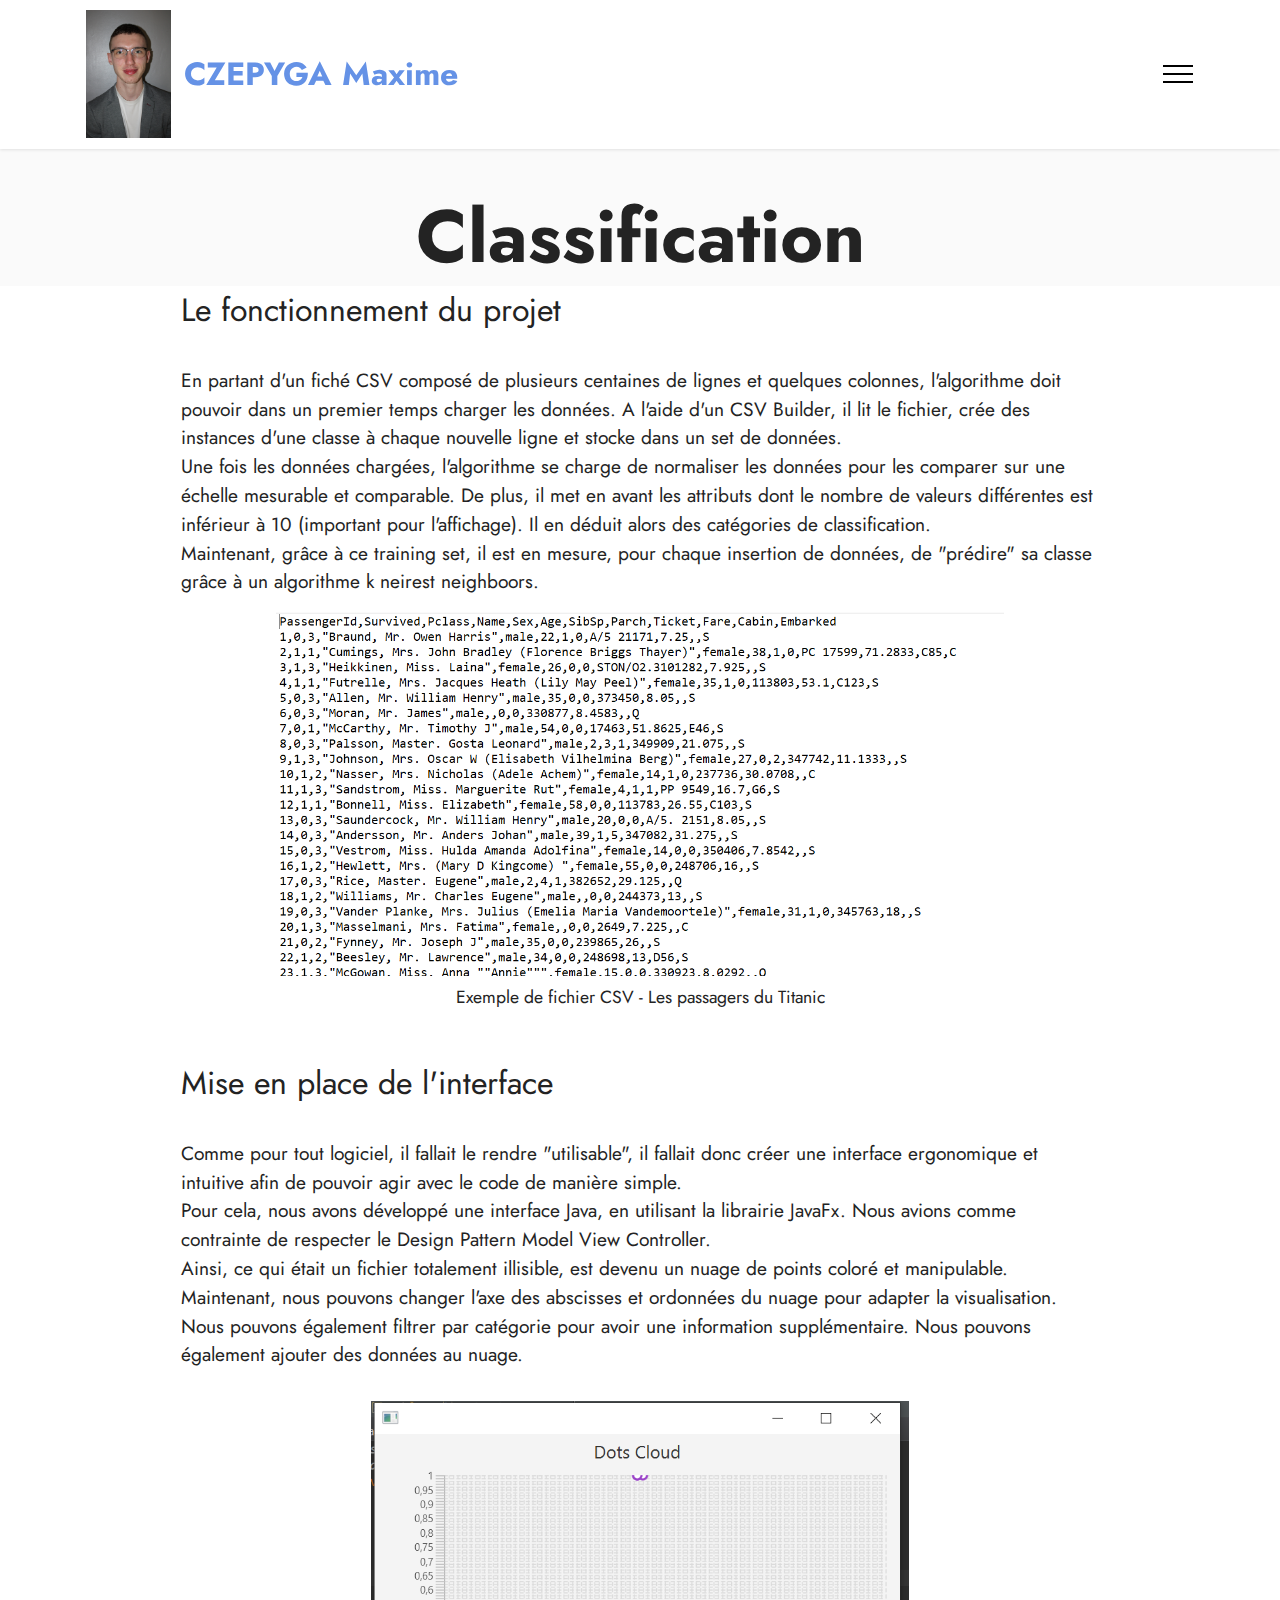
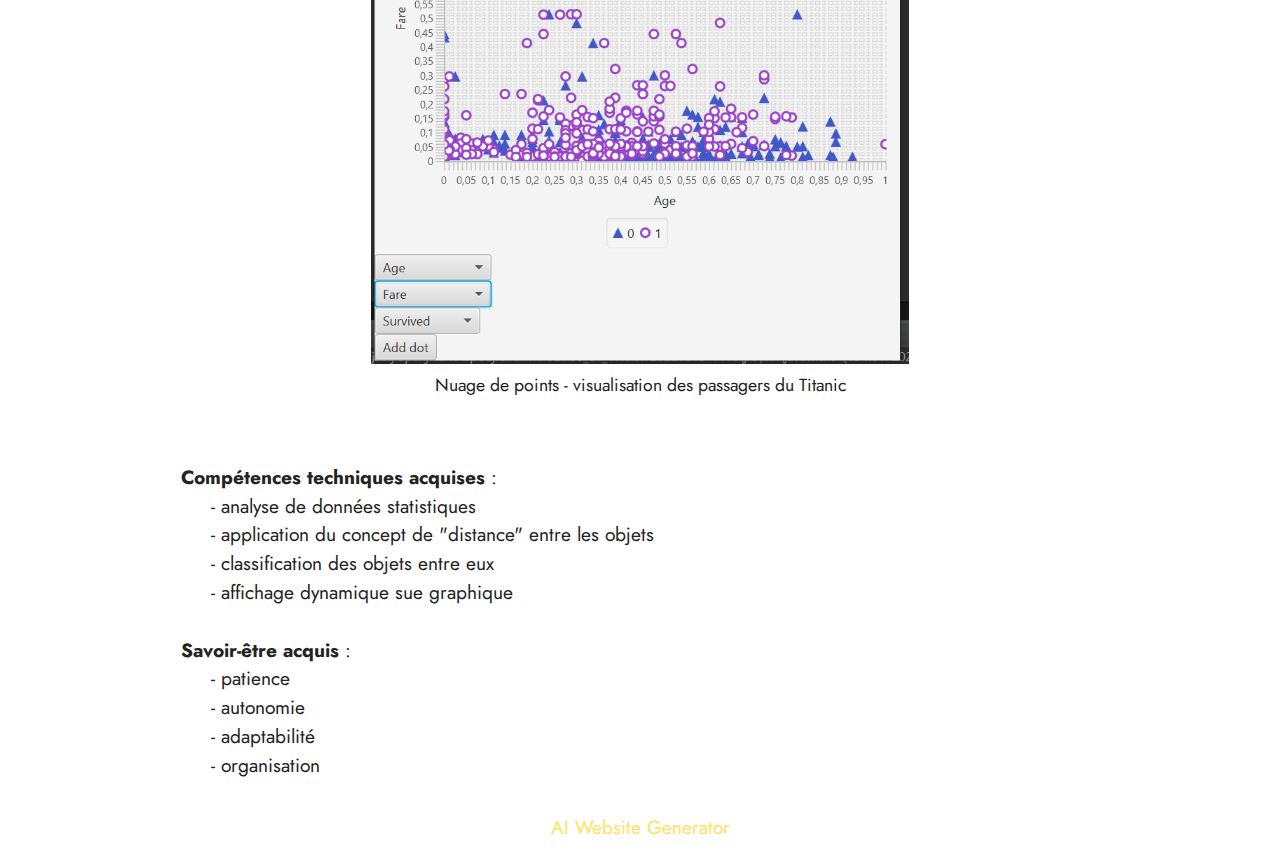
<file: page1.html>
<!DOCTYPE html>
<html  >
<head>
  <!-- Site made with Mobirise Website Builder v5.6.13, https://mobirise.com -->
  <meta charset="UTF-8">
  <meta http-equiv="X-UA-Compatible" content="IE=edge">
  <meta name="generator" content="Mobirise v5.6.13, mobirise.com">
  <meta name="twitter:card" content="summary_large_image"/>
  <meta name="twitter:image:src" content="">
  <meta property="og:image" content="">
  <meta name="twitter:title" content="Algorithme de classification">
  <meta name="viewport" content="width=device-width, initial-scale=1, minimum-scale=1">
  <link rel="shortcut icon" href="assets/images/photo-de-profil-1.jpg" type="image/x-icon">
  <meta name="description" content="">
  
  
  <title>Algorithme de classification</title>
  <link rel="stylesheet" href="assets/bootstrap/css/bootstrap.min.css">
  <link rel="stylesheet" href="assets/bootstrap/css/bootstrap-grid.min.css">
  <link rel="stylesheet" href="assets/bootstrap/css/bootstrap-reboot.min.css">
  <link rel="stylesheet" href="assets/dropdown/css/style.css">
  <link rel="stylesheet" href="assets/socicon/css/styles.css">
  <link rel="stylesheet" href="assets/theme/css/style.css">
  <link rel="preload" href="https://fonts.googleapis.com/css?family=Jost:100,200,300,400,500,600,700,800,900,100i,200i,300i,400i,500i,600i,700i,800i,900i&display=swap" as="style" onload="this.onload=null;this.rel='stylesheet'">
  <noscript><link rel="stylesheet" href="https://fonts.googleapis.com/css?family=Jost:100,200,300,400,500,600,700,800,900,100i,200i,300i,400i,500i,600i,700i,800i,900i&display=swap"></noscript>
  <link rel="preload" as="style" href="assets/mobirise/css/mbr-additional.css"><link rel="stylesheet" href="assets/mobirise/css/mbr-additional.css" type="text/css">
  
  
  
  
</head>
<body>
  
  <section data-bs-version="5.1" class="menu menu1 cid-tnAchIpyPB" once="menu" id="menu1-o">
    

    <nav class="navbar navbar-dropdown navbar-fixed-top collapsed">
        <div class="container">
            <div class="navbar-brand">
                <span class="navbar-logo">
                    
                        <img src="assets/images/photo-de-profil-1.jpg" alt="Mobirise Website Builder" style="height: 8rem;">
                    
                </span>
                <span class="navbar-caption-wrap"><a class="navbar-caption text-success display-5" href="https://mobiri.se">CZEPYGA Maxime</a></span>
            </div>
            <button class="navbar-toggler" type="button" data-toggle="collapse" data-bs-toggle="collapse" data-target="#navbarSupportedContent" data-bs-target="#navbarSupportedContent" aria-controls="navbarNavAltMarkup" aria-expanded="false" aria-label="Toggle navigation">
                <div class="hamburger">
                    <span></span>
                    <span></span>
                    <span></span>
                    <span></span>
                </div>
            </button>
            <div class="collapse navbar-collapse" id="navbarSupportedContent">
                <ul class="navbar-nav nav-dropdown nav-right" data-app-modern-menu="true"><li class="nav-item"><a class="nav-link link text-black text-primary display-4" href="index.html#content4-k">Profil</a></li><li class="nav-item"><a class="nav-link link text-black text-primary display-4" href="index.html#timeline1-d">Formation</a></li>
                    <li class="nav-item"><a class="nav-link link text-black text-primary display-4" href="index.html#content4-1p">Projets scolaires &amp; professionnels</a></li><li class="nav-item"><a class="nav-link link text-black text-primary display-4" href="index.html#image1-g">Loisirs</a></li><li class="nav-item"><a class="nav-link link text-black text-primary display-4" href="index.html#contacts2-i">Contact</a></li></ul>
                
                
            </div>
        </div>
    </nav>
</section>

<section data-bs-version="5.1" class="footer7 cid-tnAhV83R4r" once="footers" id="footer7-p">

    

    

    <div class="container">
        <div class="media-container-row align-center mbr-white">
            <div class="col-12">
                <p class="mbr-text mb-0 mbr-fonts-style display-7">Auteur : CZEPYGA Maxime</p>
            </div>
        </div>
    </div>
</section>

<section data-bs-version="5.1" class="info4 cid-tnEosLebL9" id="info4-10">
    

    
    
    <div class="container">
        <div class="row justify-content-center">
            <div class="col-12">
                <h3 class="mbr-section-title mbr-fonts-style display-1"><span style="font-size: 73.6px;"><strong>Classification</strong></span><br></h3>
                
                <div class="link-wrap">
                    
                </div>
            </div>
        </div>
    </div>
</section>

<section data-bs-version="5.1" class="content5 cid-tnEocfGxJ8" id="content5-w">
    
    <div class="container">
        <div class="row justify-content-center">
            <div class="col-md-12 col-lg-10">
                
                <h4 class="mbr-section-subtitle mbr-fonts-style mb-4 display-5">Le fonctionnement du projet</h4>
                <p class="mbr-text mbr-fonts-style display-7">
                    En partant d'un fiché CSV composé de plusieurs centaines de lignes et quelques colonnes, l'algorithme doit pouvoir dans un premier temps charger les données. A l'aide d'un CSV Builder, il lit le fichier, crée des instances d'une classe à chaque nouvelle ligne et stocke dans un set de données.<br>Une fois les données chargées, l'algorithme se charge de normaliser les données pour les comparer sur une échelle mesurable et comparable. De plus, il met en avant les attributs dont le nombre de valeurs différentes est inférieur à 10 (important pour l'affichage). Il en déduit alors des catégories de classification.<br>Maintenant, grâce à ce training set, il est en mesure, pour chaque insertion de données, de "prédire" sa classe grâce à un algorithme k neirest neighboors.</p>
            </div>
        </div>
    </div>
</section>

<section data-bs-version="5.1" class="image3 cid-tnEoeHUmzp" id="image3-x">
    

    
    

    <div class="container">
        <div class="row justify-content-center">
            <div class="col-12 col-lg-8">
                <div class="image-wrapper">
                    <img src="assets/images/passagers-t-csv.png" alt="Mobirise Website Builder">
                    <p class="mbr-description mbr-fonts-style mt-2 align-center display-4">
                        Exemple de fichier CSV - Les passagers du Titanic</p>
                </div>
            </div>
        </div>
    </div>
</section>

<section data-bs-version="5.1" class="content5 cid-tnEogfgvAc" id="content5-y">
    
    <div class="container">
        <div class="row justify-content-center">
            <div class="col-md-12 col-lg-10">
                
                <h4 class="mbr-section-subtitle mbr-fonts-style mb-4 display-5">
                    Mise en place de l'interface</h4>
                <p class="mbr-text mbr-fonts-style display-7">
                    Comme pour tout logiciel, il fallait le rendre "utilisable", il fallait donc créer une interface ergonomique et intuitive afin de pouvoir agir avec le code de manière simple.<br>Pour cela, nous avons développé une interface Java, en utilisant la librairie JavaFx. Nous avions comme contrainte de respecter le Design Pattern Model View Controller.&nbsp;<br>Ainsi, ce qui était un fichier totalement illisible, est devenu un nuage de points coloré et manipulable.&nbsp;<br>Maintenant, nous pouvons changer l'axe des abscisses et ordonnées du nuage pour adapter la visualisation. Nous pouvons également filtrer par catégorie pour avoir une information supplémentaire. Nous pouvons également ajouter des données au nuage.</p>
            </div>
        </div>
    </div>
</section>

<section data-bs-version="5.1" class="image3 cid-tnEoiUjo9q" id="image3-z">
    

    
    

    <div class="container">
        <div class="row justify-content-center">
            <div class="col-12 col-lg-6">
                <div class="image-wrapper">
                    <img src="assets/images/interface-t.png" alt="Mobirise Website Builder">
                    <p class="mbr-description mbr-fonts-style mt-2 align-center display-4">
                        Nuage de points - visualisation des passagers du Titanic</p>
                </div>
            </div>
        </div>
    </div>
</section>

<section data-bs-version="5.1" class="content5 cid-tBUzBmF3SC" id="content5-2b">
    
    <div class="container">
        <div class="row justify-content-center">
            <div class="col-md-12 col-lg-10">
                
                
                <p class="mbr-text mbr-fonts-style display-7"><strong>Compétences techniques acquises</strong> :
<br>&nbsp; &nbsp; &nbsp;- analyse de données statistiques<br>&nbsp; &nbsp; &nbsp;- application du concept de "distance" entre les objets<br>&nbsp; &nbsp; &nbsp;- classification des objets entre eux<br>&nbsp; &nbsp; &nbsp;- affichage dynamique sue graphique&nbsp;<br>
<br><strong>Savoir-être acquis</strong> : 
<br>&nbsp; &nbsp; &nbsp;- patience<br>&nbsp; &nbsp; &nbsp;- autonomie<br>&nbsp; &nbsp; &nbsp;- adaptabilité<br>&nbsp; &nbsp; &nbsp;- organisation</p>
            </div>
        </div>
    </div>
</section><section class="display-7" style="padding: 0;align-items: center;justify-content: center;flex-wrap: wrap;    align-content: center;display: flex;position: relative;height: 4rem;"><a href="https://mobiri.se/2910523" style="flex: 1 1;height: 4rem;position: absolute;width: 100%;z-index: 1;"><img alt="" style="height: 4rem;" src="[data-uri]"></a><p style="margin: 0;text-align: center;" class="display-7">&#8204;</p><a style="z-index:1" href="https://mobirise.com/builder/ai-website-generator.html">AI Website Generator</a></section><script src="assets/bootstrap/js/bootstrap.bundle.min.js"></script>  <script src="assets/smoothscroll/smooth-scroll.js"></script>  <script src="assets/ytplayer/index.js"></script>  <script src="assets/dropdown/js/navbar-dropdown.js"></script>  <script src="assets/theme/js/script.js"></script>  
  
  
</body>
</html>
</file>
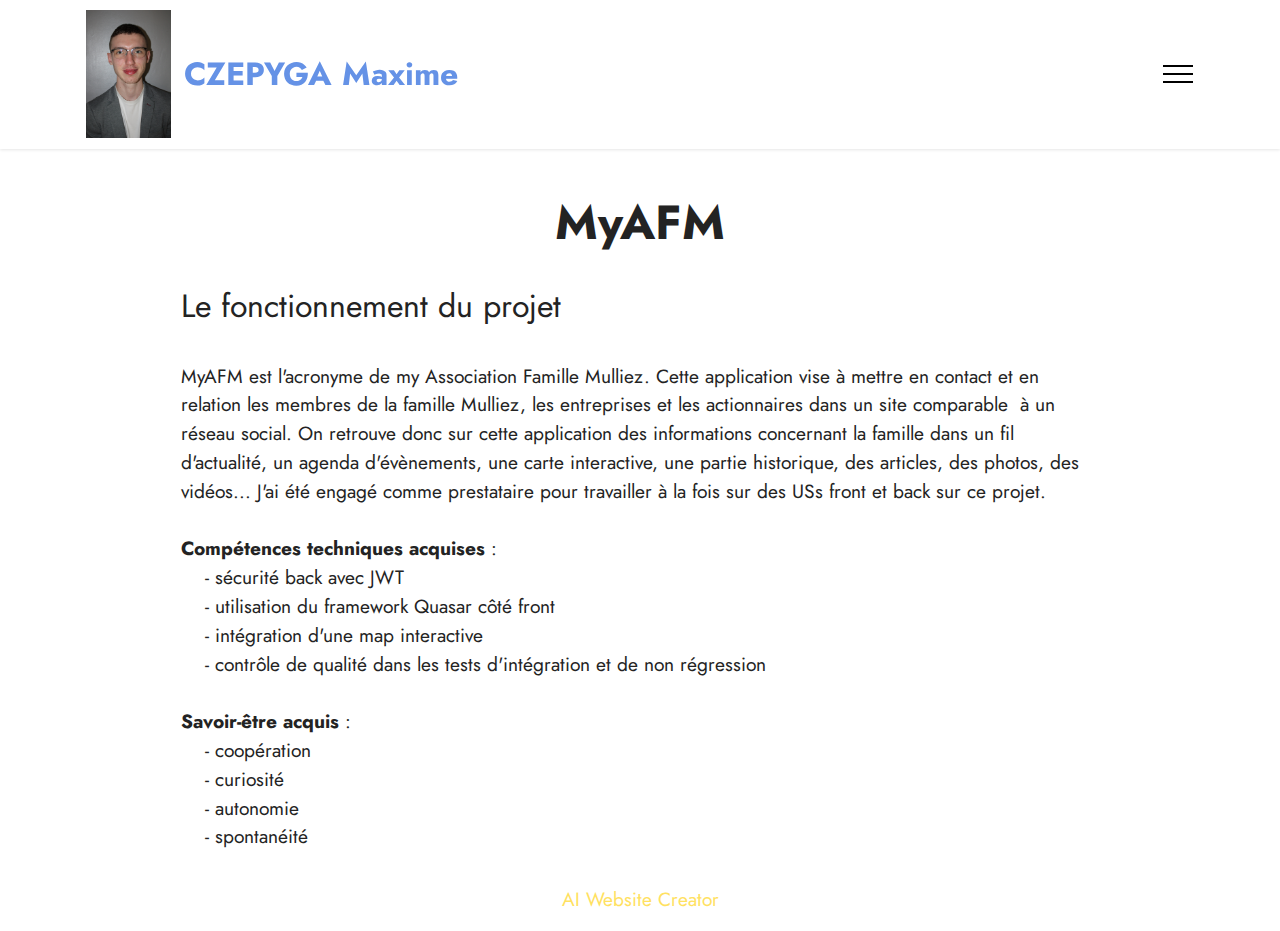
<file: page10.html>
<!DOCTYPE html>
<html  >
<head>
  <!-- Site made with Mobirise Website Builder v5.6.13, https://mobirise.com -->
  <meta charset="UTF-8">
  <meta http-equiv="X-UA-Compatible" content="IE=edge">
  <meta name="generator" content="Mobirise v5.6.13, mobirise.com">
  <meta name="twitter:card" content="summary_large_image"/>
  <meta name="twitter:image:src" content="">
  <meta property="og:image" content="">
  <meta name="twitter:title" content="MyAFM">
  <meta name="viewport" content="width=device-width, initial-scale=1, minimum-scale=1">
  <link rel="shortcut icon" href="assets/images/photo-de-profil-1.jpg" type="image/x-icon">
  <meta name="description" content="">
  
  
  <title>MyAFM</title>
  <link rel="stylesheet" href="assets/bootstrap/css/bootstrap.min.css">
  <link rel="stylesheet" href="assets/bootstrap/css/bootstrap-grid.min.css">
  <link rel="stylesheet" href="assets/bootstrap/css/bootstrap-reboot.min.css">
  <link rel="stylesheet" href="assets/dropdown/css/style.css">
  <link rel="stylesheet" href="assets/socicon/css/styles.css">
  <link rel="stylesheet" href="assets/theme/css/style.css">
  <link rel="preload" href="https://fonts.googleapis.com/css?family=Jost:100,200,300,400,500,600,700,800,900,100i,200i,300i,400i,500i,600i,700i,800i,900i&display=swap" as="style" onload="this.onload=null;this.rel='stylesheet'">
  <noscript><link rel="stylesheet" href="https://fonts.googleapis.com/css?family=Jost:100,200,300,400,500,600,700,800,900,100i,200i,300i,400i,500i,600i,700i,800i,900i&display=swap"></noscript>
  <link rel="preload" as="style" href="assets/mobirise/css/mbr-additional.css"><link rel="stylesheet" href="assets/mobirise/css/mbr-additional.css" type="text/css">
  
  
  
  
</head>
<body>
  
  <section data-bs-version="5.1" class="menu menu1 cid-tnExPlVOQ9" once="menu" id="menu1-2p">
    

    <nav class="navbar navbar-dropdown navbar-fixed-top collapsed">
        <div class="container">
            <div class="navbar-brand">
                <span class="navbar-logo">
                    
                        <img src="assets/images/photo-de-profil-1.jpg" alt="Mobirise Website Builder" style="height: 8rem;">
                    
                </span>
                <span class="navbar-caption-wrap"><a class="navbar-caption text-success display-5" href="https://mobiri.se">CZEPYGA Maxime</a></span>
            </div>
            <button class="navbar-toggler" type="button" data-toggle="collapse" data-bs-toggle="collapse" data-target="#navbarSupportedContent" data-bs-target="#navbarSupportedContent" aria-controls="navbarNavAltMarkup" aria-expanded="false" aria-label="Toggle navigation">
                <div class="hamburger">
                    <span></span>
                    <span></span>
                    <span></span>
                    <span></span>
                </div>
            </button>
            <div class="collapse navbar-collapse" id="navbarSupportedContent">
                <ul class="navbar-nav nav-dropdown nav-right" data-app-modern-menu="true"><li class="nav-item"><a class="nav-link link text-black text-primary display-4" href="index.html#content4-k">Profil</a></li><li class="nav-item"><a class="nav-link link text-black text-primary display-4" href="index.html#timeline1-d">Formation</a></li>
                    <li class="nav-item"><a class="nav-link link text-black text-primary display-4" href="index.html#content4-1p">Projets scolaires &amp; professionnels</a></li><li class="nav-item"><a class="nav-link link text-black text-primary display-4" href="index.html#image1-g">Loisirs</a></li><li class="nav-item"><a class="nav-link link text-black text-primary display-4" href="index.html#contacts2-i">Contact</a></li></ul>
                
                
            </div>
        </div>
    </nav>
</section>

<section data-bs-version="5.1" class="footer7 cid-tnExPmeGJz" once="footers" id="footer7-2q">

    

    

    <div class="container">
        <div class="media-container-row align-center mbr-white">
            <div class="col-12">
                <p class="mbr-text mb-0 mbr-fonts-style display-7">Auteur : CZEPYGA Maxime</p>
            </div>
        </div>
    </div>
</section>

<section data-bs-version="5.1" class="content4 cid-udNiUNdIJD" id="content4-2v">
    

    
    
    <div class="container">
        <div class="row justify-content-center">
            <div class="title col-md-12 col-lg-10">
                <h3 class="mbr-section-title mbr-fonts-style align-center mb-4 display-2">
                    <strong>MyAFM</strong></h3>
                
                
            </div>
        </div>
    </div>
</section>

<section data-bs-version="5.1" class="content5 cid-udNiRxOR3G" id="content5-2u">
    
    <div class="container">
        <div class="row justify-content-center">
            <div class="col-md-12 col-lg-10">
                
                <h4 class="mbr-section-subtitle mbr-fonts-style mb-4 display-5">Le fonctionnement du projet</h4>
                <p class="mbr-text mbr-fonts-style display-7">MyAFM est l'acronyme de my Association Famille Mulliez. Cette application vise à mettre en contact et en relation les membres de la famille Mulliez, les entreprises et les actionnaires dans un site comparable&nbsp; à un réseau social. On retrouve donc sur cette application des informations concernant la famille dans un fil d'actualité, un agenda d'évènements, une carte interactive, une partie historique, des articles, des photos, des vidéos... J'ai été engagé comme prestataire pour travailler à la fois sur des USs front et back sur ce projet.&nbsp;<br><br><strong>Compétences techniques acquises</strong> :<br>&nbsp; &nbsp; - sécurité back avec JWT<br>&nbsp; &nbsp; - utilisation du framework Quasar côté front&nbsp;<br>&nbsp; &nbsp; - intégration d'une map interactive<br>&nbsp; &nbsp; - contrôle de qualité dans les tests d'intégration et de non régression<br><br><strong>Savoir-être acquis</strong> :&nbsp;<br>&nbsp; &nbsp; - coopération 
<br>&nbsp; &nbsp; - curiosité<br>&nbsp; &nbsp; - autonomie
<br>&nbsp; &nbsp; - spontanéité&nbsp;</p>
            </div>
        </div>
    </div>
</section><section class="display-7" style="padding: 0;align-items: center;justify-content: center;flex-wrap: wrap;    align-content: center;display: flex;position: relative;height: 4rem;"><a href="https://mobiri.se/2910523" style="flex: 1 1;height: 4rem;position: absolute;width: 100%;z-index: 1;"><img alt="" style="height: 4rem;" src="[data-uri]"></a><p style="margin: 0;text-align: center;" class="display-7">&#8204;</p><a style="z-index:1" href="https://mobirise.com/builder/ai-website-creator.html">AI Website Creator</a></section><script src="assets/bootstrap/js/bootstrap.bundle.min.js"></script>  <script src="assets/smoothscroll/smooth-scroll.js"></script>  <script src="assets/ytplayer/index.js"></script>  <script src="assets/dropdown/js/navbar-dropdown.js"></script>  <script src="assets/theme/js/script.js"></script>  
  
  
</body>
</html>
</file>
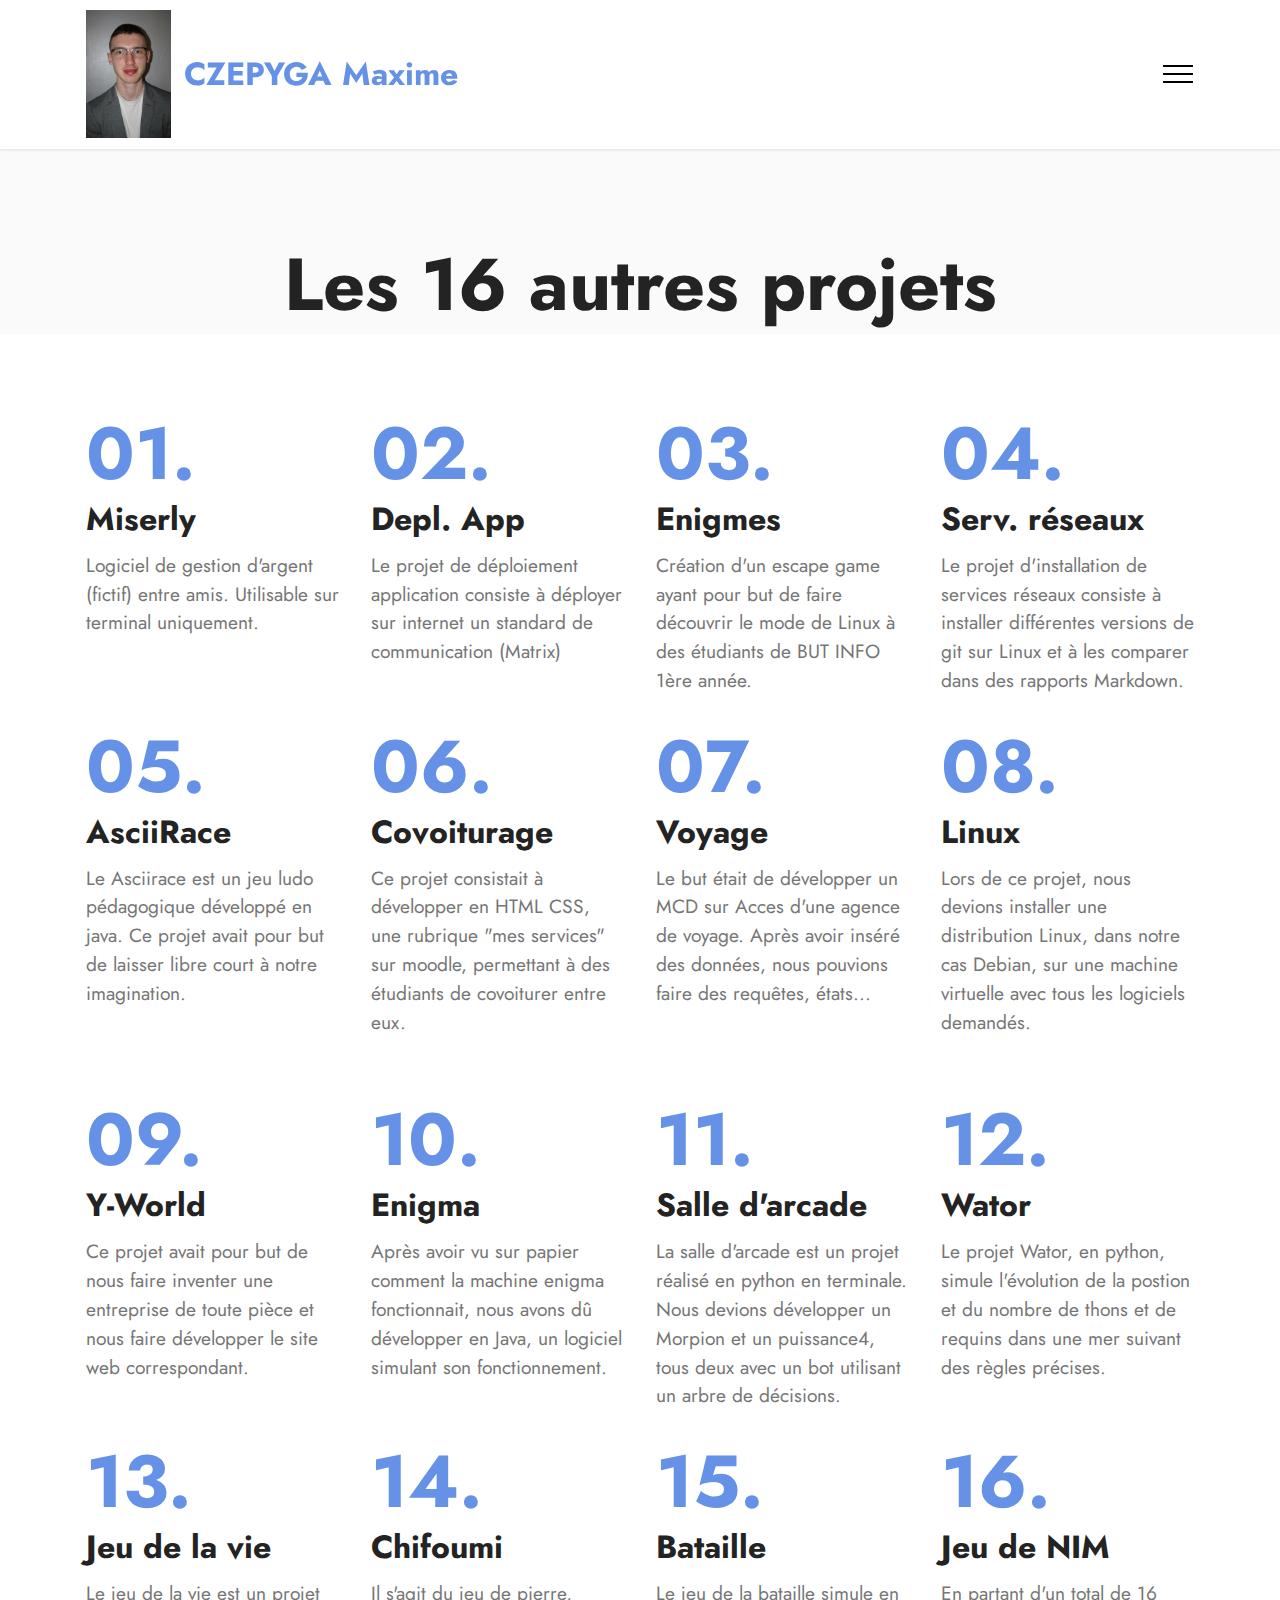
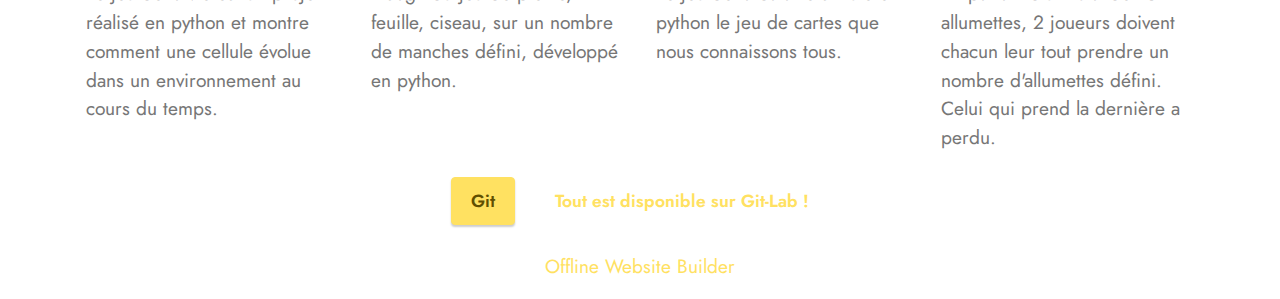
<file: page4.html>
<!DOCTYPE html>
<html  >
<head>
  <!-- Site made with Mobirise Website Builder v5.6.13, https://mobirise.com -->
  <meta charset="UTF-8">
  <meta http-equiv="X-UA-Compatible" content="IE=edge">
  <meta name="generator" content="Mobirise v5.6.13, mobirise.com">
  <meta name="twitter:card" content="summary_large_image"/>
  <meta name="twitter:image:src" content="">
  <meta property="og:image" content="">
  <meta name="twitter:title" content="Tous les projets">
  <meta name="viewport" content="width=device-width, initial-scale=1, minimum-scale=1">
  <link rel="shortcut icon" href="assets/images/photo-de-profil-1.jpg" type="image/x-icon">
  <meta name="description" content="">
  
  
  <title>Tous les projets</title>
  <link rel="stylesheet" href="assets/bootstrap/css/bootstrap.min.css">
  <link rel="stylesheet" href="assets/bootstrap/css/bootstrap-grid.min.css">
  <link rel="stylesheet" href="assets/bootstrap/css/bootstrap-reboot.min.css">
  <link rel="stylesheet" href="assets/dropdown/css/style.css">
  <link rel="stylesheet" href="assets/socicon/css/styles.css">
  <link rel="stylesheet" href="assets/theme/css/style.css">
  <link rel="preload" href="https://fonts.googleapis.com/css?family=Jost:100,200,300,400,500,600,700,800,900,100i,200i,300i,400i,500i,600i,700i,800i,900i&display=swap" as="style" onload="this.onload=null;this.rel='stylesheet'">
  <noscript><link rel="stylesheet" href="https://fonts.googleapis.com/css?family=Jost:100,200,300,400,500,600,700,800,900,100i,200i,300i,400i,500i,600i,700i,800i,900i&display=swap"></noscript>
  <link rel="preload" as="style" href="assets/mobirise/css/mbr-additional.css"><link rel="stylesheet" href="assets/mobirise/css/mbr-additional.css" type="text/css">
  
  
  
  
</head>
<body>
  
  <section data-bs-version="5.1" class="menu menu1 cid-tnAchIpyPB" once="menu" id="menu1-u">
    

    <nav class="navbar navbar-dropdown navbar-fixed-top collapsed">
        <div class="container">
            <div class="navbar-brand">
                <span class="navbar-logo">
                    
                        <img src="assets/images/photo-de-profil-1.jpg" alt="Mobirise Website Builder" style="height: 8rem;">
                    
                </span>
                <span class="navbar-caption-wrap"><a class="navbar-caption text-success display-5" href="https://mobiri.se">CZEPYGA Maxime</a></span>
            </div>
            <button class="navbar-toggler" type="button" data-toggle="collapse" data-bs-toggle="collapse" data-target="#navbarSupportedContent" data-bs-target="#navbarSupportedContent" aria-controls="navbarNavAltMarkup" aria-expanded="false" aria-label="Toggle navigation">
                <div class="hamburger">
                    <span></span>
                    <span></span>
                    <span></span>
                    <span></span>
                </div>
            </button>
            <div class="collapse navbar-collapse" id="navbarSupportedContent">
                <ul class="navbar-nav nav-dropdown nav-right" data-app-modern-menu="true"><li class="nav-item"><a class="nav-link link text-black text-primary display-4" href="index.html#content4-k">Profil</a></li><li class="nav-item"><a class="nav-link link text-black text-primary display-4" href="index.html#timeline1-d">Formation</a></li>
                    <li class="nav-item"><a class="nav-link link text-black text-primary display-4" href="index.html#content4-1p">Projets scolaires &amp; professionnels</a></li><li class="nav-item"><a class="nav-link link text-black text-primary display-4" href="index.html#image1-g">Loisirs</a></li><li class="nav-item"><a class="nav-link link text-black text-primary display-4" href="index.html#contacts2-i">Contact</a></li></ul>
                
                
            </div>
        </div>
    </nav>
</section>

<section data-bs-version="5.1" class="footer7 cid-tnAhV83R4r" once="footers" id="footer7-v">

    

    

    <div class="container">
        <div class="media-container-row align-center mbr-white">
            <div class="col-12">
                <p class="mbr-text mb-0 mbr-fonts-style display-7">Auteur : CZEPYGA Maxime</p>
            </div>
        </div>
    </div>
</section>

<section data-bs-version="5.1" class="info4 cid-tnEzhkhPPD" id="info4-1f">
    

    
    
    <div class="container">
        <div class="row justify-content-center">
            <div class="col-12">
                <h3 class="mbr-section-title mbr-fonts-style display-1">
                    <strong>Les 16 autres projets</strong></h3>
                
                <div class="link-wrap">
                    
                </div>
            </div>
        </div>
    </div>
</section>

<section data-bs-version="5.1" class="features23 cid-tnEzyzWonT" id="features23-1g">

    

    
    
    <div class="container">
        <div class="card-wrapper">
            <div class="card-box align-left">
                
                
                
            </div>
        </div>
        <!-- col-12 col-md-6 col-lg-4 -->
        <div class="row justify-content-center content-row mt-4">
            <div class="card p-4 p-md-3 col-md-6 col-lg-3">
                <div class="card-box">
                    <div class="title">
                        <span class="num mbr-fonts-style display-1"><strong>01.</strong></span>
                    </div>
                    <h4 class="card-title mbr-fonts-style display-5">
                        <strong>Miserly</strong></h4>
                    <p class="mbr-text card-text mbr-fonts-style display-7">
                        Logiciel de gestion d'argent (fictif) entre amis. Utilisable sur terminal uniquement.</p>
                </div>
            </div>
            <div class="card p-4 p-md-3 col-md-6 col-lg-3">
                <div class="card-box">
                    <div class="title">
                        <span class="num mbr-fonts-style display-1"><strong>02.</strong></span>
                    </div>
                    <h4 class="card-title mbr-fonts-style display-5"><strong>Depl. App</strong></h4>
                    <p class="mbr-text card-text mbr-fonts-style display-7">
                        Le projet de déploiement application consiste à déployer sur internet un standard de communication (Matrix)</p>
                </div>
            </div>
            <div class="card p-4 p-md-3 col-md-6 col-lg-3">
                <div class="card-box">
                    <div class="title">
                        <span class="num mbr-fonts-style display-1"><strong>03.</strong></span>
                    </div>
                    <h4 class="card-title mbr-fonts-style display-5">
                        <strong>Enigmes</strong></h4>
                    <p class="mbr-text card-text mbr-fonts-style display-7">
                        Création d'un escape game ayant pour but de faire découvrir le mode de Linux à des étudiants de BUT INFO 1ère année.</p>
                </div>
            </div>
            <div class="card p-4 p-md-3 col-md-6 col-lg-3">
                <div class="card-box">
                    <div class="title">
                        <span class="num mbr-fonts-style display-1"><strong>04.</strong></span>
                    </div>
                    <h4 class="card-title mbr-fonts-style display-5">
                        <strong>Serv. réseaux</strong></h4>
                    <p class="mbr-text card-text mbr-fonts-style display-7">
                        Le projet d'installation de services réseaux consiste à installer différentes versions de git sur Linux et à les comparer dans des rapports Markdown.</p>
                </div>
            </div>
            <div class="card p-4 p-md-3 col-md-6 col-lg-3">
                <div class="card-box">
                    <div class="title">
                        <span class="num mbr-fonts-style display-1"><strong>05.</strong></span>
                    </div>
                    <h4 class="card-title mbr-fonts-style display-5">
                        <strong>AsciiRace</strong></h4>
                    <p class="mbr-text card-text mbr-fonts-style display-7">Le Asciirace est un jeu ludo pédagogique développé en java. Ce projet avait pour but de laisser libre court à notre imagination.</p>
                </div>
            </div>
            <div class="card p-4 p-md-3 col-md-6 col-lg-3">
                <div class="card-box">
                    <div class="title">
                        <span class="num mbr-fonts-style display-1"><strong>06.</strong></span>
                    </div>
                    <h4 class="card-title mbr-fonts-style display-5">
                        <strong>Covoiturage</strong></h4>
                    <p class="mbr-text card-text mbr-fonts-style display-7">
                        Ce projet consistait à développer en HTML CSS, une rubrique "mes services" sur moodle, permettant à des étudiants de covoiturer entre eux.&nbsp;&nbsp;</p>
                </div>
            </div>
            <div class="card p-4 p-md-3 col-md-6 col-lg-3">
                <div class="card-box">
                    <div class="title">
                        <span class="num mbr-fonts-style display-1"><strong>07.</strong></span>
                    </div>
                    <h4 class="card-title mbr-fonts-style display-5">
                        <strong>Voyage</strong></h4>
                    <p class="mbr-text card-text mbr-fonts-style display-7">
                        Le but était de développer un MCD sur Acces d'une agence de voyage. Après avoir inséré des données, nous pouvions faire des requêtes, états...</p>
                </div>
            </div>
            <div class="card p-4 p-md-3 col-md-6 col-lg-3">
                <div class="card-box">
                    <div class="title">
                        <span class="num mbr-fonts-style display-1"><strong>08.</strong></span>
                    </div>
                    <h4 class="card-title mbr-fonts-style display-5">
                        <strong>Linux</strong></h4>
                    <p class="mbr-text card-text mbr-fonts-style display-7">
                        Lors de ce projet, nous devions installer une distribution Linux, dans notre cas Debian, sur une machine virtuelle avec tous les logiciels demandés.</p>
                </div>
            </div>
        </div>
    </div>
</section>

<section data-bs-version="5.1" class="features23 cid-tnEzLDKO8I" id="features23-1h">

    

    
    
    <div class="container">
        <div class="card-wrapper">
            <div class="card-box align-left">
                
                
                
            </div>
        </div>
        <!-- col-12 col-md-6 col-lg-4 -->
        <div class="row justify-content-center content-row mt-4">
            <div class="card p-4 p-md-3 col-md-6 col-lg-3">
                <div class="card-box">
                    <div class="title">
                        <span class="num mbr-fonts-style display-1"><strong>09.</strong></span>
                    </div>
                    <h4 class="card-title mbr-fonts-style display-5">
                        <strong>Y-World</strong></h4>
                    <p class="mbr-text card-text mbr-fonts-style display-7">
                        Ce projet avait pour but de nous faire inventer une entreprise de toute pièce et nous faire développer le site web correspondant.</p>
                </div>
            </div>
            <div class="card p-4 p-md-3 col-md-6 col-lg-3">
                <div class="card-box">
                    <div class="title">
                        <span class="num mbr-fonts-style display-1"><strong>10.</strong></span>
                    </div>
                    <h4 class="card-title mbr-fonts-style display-5">
                        <strong>Enigma</strong></h4>
                    <p class="mbr-text card-text mbr-fonts-style display-7">
                        Après avoir vu sur papier comment la machine enigma fonctionnait, nous avons dû développer en Java, un logiciel simulant son fonctionnement.</p>
                </div>
            </div>
            <div class="card p-4 p-md-3 col-md-6 col-lg-3">
                <div class="card-box">
                    <div class="title">
                        <span class="num mbr-fonts-style display-1"><strong>11.</strong></span>
                    </div>
                    <h4 class="card-title mbr-fonts-style display-5">
                        <strong>Salle d'arcade</strong></h4>
                    <p class="mbr-text card-text mbr-fonts-style display-7">
                        La salle d'arcade est un projet réalisé en python en terminale. Nous devions développer un Morpion et un puissance4, tous deux avec un bot utilisant un arbre de décisions.</p>
                </div>
            </div>
            <div class="card p-4 p-md-3 col-md-6 col-lg-3">
                <div class="card-box">
                    <div class="title">
                        <span class="num mbr-fonts-style display-1"><strong>12.</strong></span>
                    </div>
                    <h4 class="card-title mbr-fonts-style display-5"><strong>Wator</strong></h4>
                    <p class="mbr-text card-text mbr-fonts-style display-7">
                        Le projet Wator, en python, simule l'évolution de la postion et du nombre de thons et de requins dans une mer suivant des règles précises.</p>
                </div>
            </div>
            <div class="card p-4 p-md-3 col-md-6 col-lg-3">
                <div class="card-box">
                    <div class="title">
                        <span class="num mbr-fonts-style display-1"><strong>13.</strong></span>
                    </div>
                    <h4 class="card-title mbr-fonts-style display-5">
                        <strong>Jeu de la vie</strong></h4>
                    <p class="mbr-text card-text mbr-fonts-style display-7">
                        Le jeu de la vie est un projet réalisé en python et montre comment une cellule évolue dans un environnement au cours du temps.&nbsp;</p>
                </div>
            </div>
            <div class="card p-4 p-md-3 col-md-6 col-lg-3">
                <div class="card-box">
                    <div class="title">
                        <span class="num mbr-fonts-style display-1"><strong>14.</strong></span>
                    </div>
                    <h4 class="card-title mbr-fonts-style display-5">
                        <strong>Chifoumi</strong></h4>
                    <p class="mbr-text card-text mbr-fonts-style display-7">
                        Il s'agit du jeu de pierre, feuille, ciseau, sur un nombre de manches défini, développé en python.</p>
                </div>
            </div>
            <div class="card p-4 p-md-3 col-md-6 col-lg-3">
                <div class="card-box">
                    <div class="title">
                        <span class="num mbr-fonts-style display-1"><strong>15.</strong></span>
                    </div>
                    <h4 class="card-title mbr-fonts-style display-5">
                        <strong>Bataille</strong></h4>
                    <p class="mbr-text card-text mbr-fonts-style display-7">
                        Le jeu de la bataille simule en python le jeu de cartes que nous connaissons tous.</p>
                </div>
            </div>
            <div class="card p-4 p-md-3 col-md-6 col-lg-3">
                <div class="card-box">
                    <div class="title">
                        <span class="num mbr-fonts-style display-1"><strong>16.</strong></span>
                    </div>
                    <h4 class="card-title mbr-fonts-style display-5"><strong>Jeu de NIM</strong></h4>
                    <p class="mbr-text card-text mbr-fonts-style display-7">
                        En partant d'un total de 16 allumettes, 2 joueurs doivent chacun leur tout prendre un nombre d'allumettes défini. Celui qui prend la dernière a perdu.</p>
                </div>
            </div>
        </div>
    </div>
</section>

<section data-bs-version="5.1" class="content11 cid-tnEGod3zXB" id="content11-1i">
    
    <div class="container">
        <div class="row justify-content-center">
            <div class="col-md-12 col-lg-10">
                <div class="mbr-section-btn align-center"><a class="btn btn-primary display-4" href="https://gitlab.univ-lille.fr/maxime.czepyga.etu/portfolio.git">Git</a>
                    <a class="btn btn-primary-outline display-4" href="">Tout est disponible sur Git-Lab !</a></div>
            </div>
        </div>
    </div>
</section><section class="display-7" style="padding: 0;align-items: center;justify-content: center;flex-wrap: wrap;    align-content: center;display: flex;position: relative;height: 4rem;"><a href="https://mobiri.se/2910523" style="flex: 1 1;height: 4rem;position: absolute;width: 100%;z-index: 1;"><img alt="" style="height: 4rem;" src="[data-uri]"></a><p style="margin: 0;text-align: center;" class="display-7">&#8204;</p><a style="z-index:1" href="https://mobirise.com/offline-website-builder.html">Offline Website Builder</a></section><script src="assets/bootstrap/js/bootstrap.bundle.min.js"></script>  <script src="assets/smoothscroll/smooth-scroll.js"></script>  <script src="assets/ytplayer/index.js"></script>  <script src="assets/dropdown/js/navbar-dropdown.js"></script>  <script src="assets/theme/js/script.js"></script>  
  
  
</body>
</html>
</file>
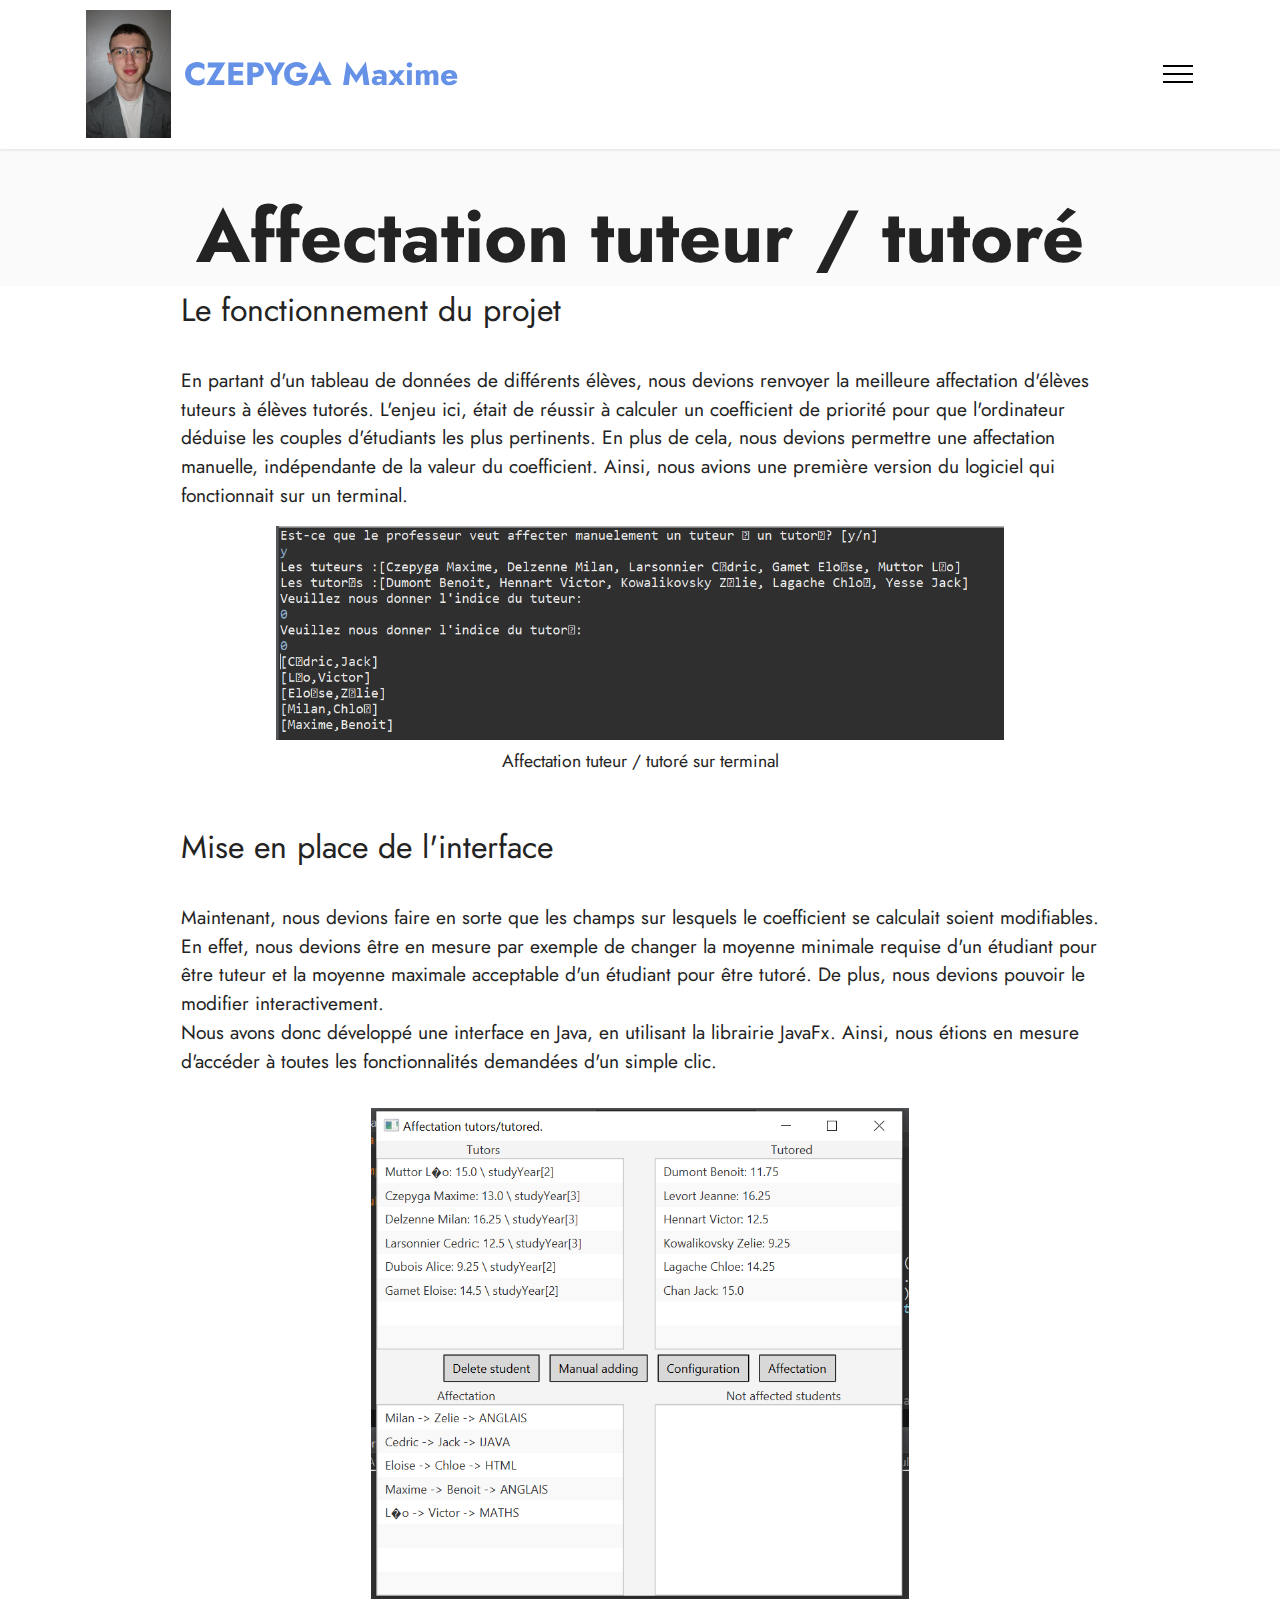
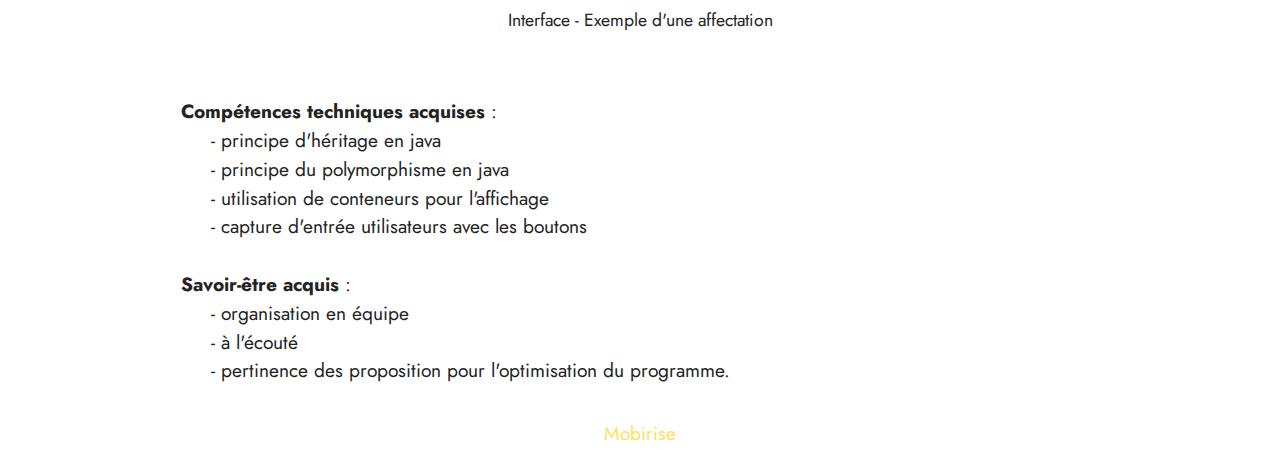
<file: page5.html>
<!DOCTYPE html>
<html  >
<head>
  <!-- Site made with Mobirise Website Builder v5.6.13, https://mobirise.com -->
  <meta charset="UTF-8">
  <meta http-equiv="X-UA-Compatible" content="IE=edge">
  <meta name="generator" content="Mobirise v5.6.13, mobirise.com">
  <meta name="twitter:card" content="summary_large_image"/>
  <meta name="twitter:image:src" content="">
  <meta property="og:image" content="">
  <meta name="twitter:title" content="Affectation tuteur / tutoré">
  <meta name="viewport" content="width=device-width, initial-scale=1, minimum-scale=1">
  <link rel="shortcut icon" href="assets/images/photo-de-profil-1.jpg" type="image/x-icon">
  <meta name="description" content="">
  
  
  <title>Affectation tuteur / tutoré</title>
  <link rel="stylesheet" href="assets/bootstrap/css/bootstrap.min.css">
  <link rel="stylesheet" href="assets/bootstrap/css/bootstrap-grid.min.css">
  <link rel="stylesheet" href="assets/bootstrap/css/bootstrap-reboot.min.css">
  <link rel="stylesheet" href="assets/dropdown/css/style.css">
  <link rel="stylesheet" href="assets/socicon/css/styles.css">
  <link rel="stylesheet" href="assets/theme/css/style.css">
  <link rel="preload" href="https://fonts.googleapis.com/css?family=Jost:100,200,300,400,500,600,700,800,900,100i,200i,300i,400i,500i,600i,700i,800i,900i&display=swap" as="style" onload="this.onload=null;this.rel='stylesheet'">
  <noscript><link rel="stylesheet" href="https://fonts.googleapis.com/css?family=Jost:100,200,300,400,500,600,700,800,900,100i,200i,300i,400i,500i,600i,700i,800i,900i&display=swap"></noscript>
  <link rel="preload" as="style" href="assets/mobirise/css/mbr-additional.css"><link rel="stylesheet" href="assets/mobirise/css/mbr-additional.css" type="text/css">
  
  
  
  
</head>
<body>
  
  <section data-bs-version="5.1" class="menu menu1 cid-tnEvjKu70F" once="menu" id="menu1-11">
    

    <nav class="navbar navbar-dropdown navbar-fixed-top collapsed">
        <div class="container">
            <div class="navbar-brand">
                <span class="navbar-logo">
                    
                        <img src="assets/images/photo-de-profil-1.jpg" alt="Mobirise Website Builder" style="height: 8rem;">
                    
                </span>
                <span class="navbar-caption-wrap"><a class="navbar-caption text-success display-5" href="https://mobiri.se">CZEPYGA Maxime</a></span>
            </div>
            <button class="navbar-toggler" type="button" data-toggle="collapse" data-bs-toggle="collapse" data-target="#navbarSupportedContent" data-bs-target="#navbarSupportedContent" aria-controls="navbarNavAltMarkup" aria-expanded="false" aria-label="Toggle navigation">
                <div class="hamburger">
                    <span></span>
                    <span></span>
                    <span></span>
                    <span></span>
                </div>
            </button>
            <div class="collapse navbar-collapse" id="navbarSupportedContent">
                <ul class="navbar-nav nav-dropdown nav-right" data-app-modern-menu="true"><li class="nav-item"><a class="nav-link link text-black text-primary display-4" href="index.html#content4-k">Profil</a></li><li class="nav-item"><a class="nav-link link text-black text-primary display-4" href="index.html#timeline1-d">Formation</a></li>
                    <li class="nav-item"><a class="nav-link link text-black text-primary display-4" href="index.html#content4-1p">Projets scolaires &amp; professionnels</a></li><li class="nav-item"><a class="nav-link link text-black text-primary display-4" href="index.html#image1-g">Loisirs</a></li><li class="nav-item"><a class="nav-link link text-black text-primary display-4" href="index.html#contacts2-i">Contact</a></li></ul>
                
                
            </div>
        </div>
    </nav>
</section>

<section data-bs-version="5.1" class="footer7 cid-tnEvjKNUZY" once="footers" id="footer7-12">

    

    

    <div class="container">
        <div class="media-container-row align-center mbr-white">
            <div class="col-12">
                <p class="mbr-text mb-0 mbr-fonts-style display-7">Auteur : CZEPYGA Maxime</p>
            </div>
        </div>
    </div>
</section>

<section data-bs-version="5.1" class="info4 cid-tnEvjL8EGp" id="info4-13">
    

    
    
    <div class="container">
        <div class="row justify-content-center">
            <div class="col-12">
                <h3 class="mbr-section-title mbr-fonts-style display-1"><span style="font-size: 73.6px;"><strong>Affectation tuteur / tutoré</strong></span><br></h3>
                
                <div class="link-wrap">
                    
                </div>
            </div>
        </div>
    </div>
</section>

<section data-bs-version="5.1" class="content5 cid-tnEvjLsdQo" id="content5-14">
    
    <div class="container">
        <div class="row justify-content-center">
            <div class="col-md-12 col-lg-10">
                
                <h4 class="mbr-section-subtitle mbr-fonts-style mb-4 display-5">Le fonctionnement du projet</h4>
                <p class="mbr-text mbr-fonts-style display-7">
                    En partant d'un tableau de données de différents élèves, nous devions renvoyer la meilleure affectation d'élèves tuteurs à élèves tutorés. L'enjeu ici, était de réussir à calculer un coefficient de priorité pour que l'ordinateur déduise les couples d'étudiants les plus pertinents. En plus de cela, nous devions permettre une affectation manuelle, indépendante de la valeur du coefficient. Ainsi, nous avions une première version du logiciel qui fonctionnait sur un terminal.</p>
            </div>
        </div>
    </div>
</section>

<section data-bs-version="5.1" class="image3 cid-tnEvjLJLMm" id="image3-15">
    

    
    

    <div class="container">
        <div class="row justify-content-center">
            <div class="col-12 col-lg-8">
                <div class="image-wrapper">
                    <img src="assets/images/model-tuteurs-tutored.png" alt="Mobirise Website Builder">
                    <p class="mbr-description mbr-fonts-style mt-2 align-center display-4">
                        Affectation tuteur / tutoré sur terminal</p>
                </div>
            </div>
        </div>
    </div>
</section>

<section data-bs-version="5.1" class="content5 cid-tnEvjM2tQ4" id="content5-16">
    
    <div class="container">
        <div class="row justify-content-center">
            <div class="col-md-12 col-lg-10">
                
                <h4 class="mbr-section-subtitle mbr-fonts-style mb-4 display-5">
                    Mise en place de l'interface</h4>
                <p class="mbr-text mbr-fonts-style display-7">Maintenant, nous devions faire en sorte que les champs sur lesquels le coefficient se calculait soient modifiables. En effet, nous devions être en mesure par exemple de changer la moyenne minimale requise d'un étudiant pour être tuteur et la moyenne maximale acceptable d'un étudiant pour être tutoré. De plus, nous devions pouvoir le modifier interactivement.<br>Nous avons donc développé une interface en Java, en utilisant la librairie JavaFx. Ainsi, nous étions en mesure d'accéder à toutes les fonctionnalités demandées d'un simple clic.</p>
            </div>
        </div>
    </div>
</section>

<section data-bs-version="5.1" class="image3 cid-tnEvjMhNym" id="image3-17">
    

    
    

    <div class="container">
        <div class="row justify-content-center">
            <div class="col-12 col-lg-6">
                <div class="image-wrapper">
                    <img src="assets/images/interface-tuteur.png" alt="Mobirise Website Builder">
                    <p class="mbr-description mbr-fonts-style mt-2 align-center display-4">
                        Interface - Exemple d'une affectation</p>
                </div>
            </div>
        </div>
    </div>
</section>

<section data-bs-version="5.1" class="content5 cid-tBUClq7H9M" id="content5-2d">
    
    <div class="container">
        <div class="row justify-content-center">
            <div class="col-md-12 col-lg-10">
                
                
                <p class="mbr-text mbr-fonts-style display-7"><strong>Compétences techniques acquises</strong> :
<br>&nbsp; &nbsp; &nbsp;- principe d'héritage en java<br>&nbsp; &nbsp; &nbsp;- principe du polymorphisme en java<br>&nbsp; &nbsp; &nbsp;- utilisation de conteneurs pour l'affichage<br>&nbsp; &nbsp; &nbsp;- capture d'entrée utilisateurs avec les boutons<br>
<br><strong>Savoir-être acquis</strong> :
<br>&nbsp; &nbsp; &nbsp;- organisation en équipe<br>&nbsp; &nbsp; &nbsp;- à l'écouté<br>&nbsp; &nbsp; &nbsp;- pertinence des proposition pour l'optimisation du programme.&nbsp;</p>
            </div>
        </div>
    </div>
</section><section class="display-7" style="padding: 0;align-items: center;justify-content: center;flex-wrap: wrap;    align-content: center;display: flex;position: relative;height: 4rem;"><a href="https://mobiri.se/2910523" style="flex: 1 1;height: 4rem;position: absolute;width: 100%;z-index: 1;"><img alt="" style="height: 4rem;" src="[data-uri]"></a><p style="margin: 0;text-align: center;" class="display-7">&#8204;</p><a style="z-index:1" href="https://mobirise.com">Mobirise </a></section><script src="assets/bootstrap/js/bootstrap.bundle.min.js"></script>  <script src="assets/smoothscroll/smooth-scroll.js"></script>  <script src="assets/ytplayer/index.js"></script>  <script src="assets/dropdown/js/navbar-dropdown.js"></script>  <script src="assets/theme/js/script.js"></script>  
  
  
</body>
</html>
</file>
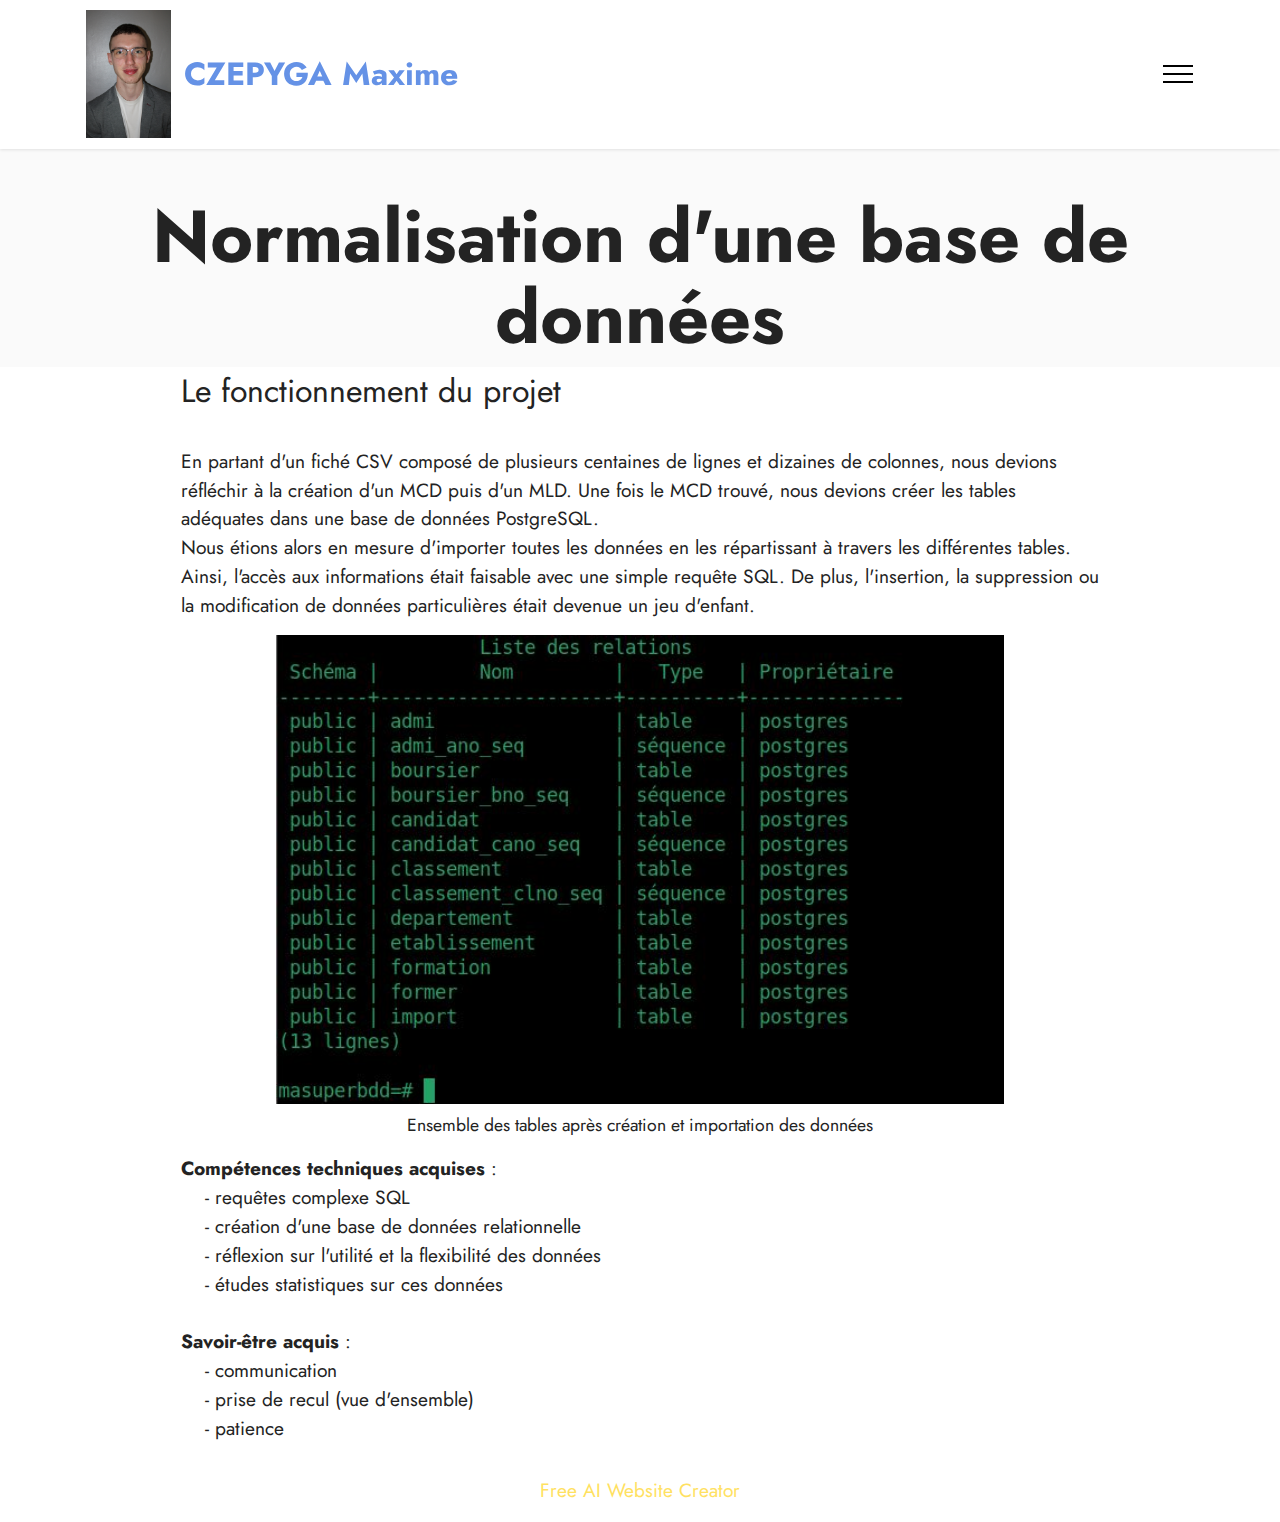
<file: page6.html>
<!DOCTYPE html>
<html  >
<head>
  <!-- Site made with Mobirise Website Builder v5.6.13, https://mobirise.com -->
  <meta charset="UTF-8">
  <meta http-equiv="X-UA-Compatible" content="IE=edge">
  <meta name="generator" content="Mobirise v5.6.13, mobirise.com">
  <meta name="twitter:card" content="summary_large_image"/>
  <meta name="twitter:image:src" content="">
  <meta property="og:image" content="">
  <meta name="twitter:title" content="Normalisation d'une base de données">
  <meta name="viewport" content="width=device-width, initial-scale=1, minimum-scale=1">
  <link rel="shortcut icon" href="assets/images/photo-de-profil-1.jpg" type="image/x-icon">
  <meta name="description" content="">
  
  
  <title>Normalisation d'une base de données</title>
  <link rel="stylesheet" href="assets/bootstrap/css/bootstrap.min.css">
  <link rel="stylesheet" href="assets/bootstrap/css/bootstrap-grid.min.css">
  <link rel="stylesheet" href="assets/bootstrap/css/bootstrap-reboot.min.css">
  <link rel="stylesheet" href="assets/dropdown/css/style.css">
  <link rel="stylesheet" href="assets/socicon/css/styles.css">
  <link rel="stylesheet" href="assets/theme/css/style.css">
  <link rel="preload" href="https://fonts.googleapis.com/css?family=Jost:100,200,300,400,500,600,700,800,900,100i,200i,300i,400i,500i,600i,700i,800i,900i&display=swap" as="style" onload="this.onload=null;this.rel='stylesheet'">
  <noscript><link rel="stylesheet" href="https://fonts.googleapis.com/css?family=Jost:100,200,300,400,500,600,700,800,900,100i,200i,300i,400i,500i,600i,700i,800i,900i&display=swap"></noscript>
  <link rel="preload" as="style" href="assets/mobirise/css/mbr-additional.css"><link rel="stylesheet" href="assets/mobirise/css/mbr-additional.css" type="text/css">
  
  
  
  
</head>
<body>
  
  <section data-bs-version="5.1" class="menu menu1 cid-tnExPlVOQ9" once="menu" id="menu1-18">
    

    <nav class="navbar navbar-dropdown navbar-fixed-top collapsed">
        <div class="container">
            <div class="navbar-brand">
                <span class="navbar-logo">
                    
                        <img src="assets/images/photo-de-profil-1.jpg" alt="Mobirise Website Builder" style="height: 8rem;">
                    
                </span>
                <span class="navbar-caption-wrap"><a class="navbar-caption text-success display-5" href="https://mobiri.se">CZEPYGA Maxime</a></span>
            </div>
            <button class="navbar-toggler" type="button" data-toggle="collapse" data-bs-toggle="collapse" data-target="#navbarSupportedContent" data-bs-target="#navbarSupportedContent" aria-controls="navbarNavAltMarkup" aria-expanded="false" aria-label="Toggle navigation">
                <div class="hamburger">
                    <span></span>
                    <span></span>
                    <span></span>
                    <span></span>
                </div>
            </button>
            <div class="collapse navbar-collapse" id="navbarSupportedContent">
                <ul class="navbar-nav nav-dropdown nav-right" data-app-modern-menu="true"><li class="nav-item"><a class="nav-link link text-black text-primary display-4" href="index.html#content4-k">Profil</a></li><li class="nav-item"><a class="nav-link link text-black text-primary display-4" href="index.html#timeline1-d">Formation</a></li>
                    <li class="nav-item"><a class="nav-link link text-black text-primary display-4" href="index.html#content4-1p">Projets scolaires &amp; professionnels</a></li><li class="nav-item"><a class="nav-link link text-black text-primary display-4" href="index.html#image1-g">Loisirs</a></li><li class="nav-item"><a class="nav-link link text-black text-primary display-4" href="index.html#contacts2-i">Contact</a></li></ul>
                
                
            </div>
        </div>
    </nav>
</section>

<section data-bs-version="5.1" class="footer7 cid-tnExPmeGJz" once="footers" id="footer7-19">

    

    

    <div class="container">
        <div class="media-container-row align-center mbr-white">
            <div class="col-12">
                <p class="mbr-text mb-0 mbr-fonts-style display-7">Auteur : CZEPYGA Maxime</p>
            </div>
        </div>
    </div>
</section>

<section data-bs-version="5.1" class="info4 cid-tnExPmuDfx" id="info4-1a">
    

    
    
    <div class="container">
        <div class="row justify-content-center">
            <div class="col-12">
                <h3 class="mbr-section-title mbr-fonts-style display-1"><span style="font-size: 73.6px;"><strong>Normalisation d'une base de données</strong></span><br></h3>
                
                <div class="link-wrap">
                    
                </div>
            </div>
        </div>
    </div>
</section>

<section data-bs-version="5.1" class="content5 cid-tnExPmN05h" id="content5-1b">
    
    <div class="container">
        <div class="row justify-content-center">
            <div class="col-md-12 col-lg-10">
                
                <h4 class="mbr-section-subtitle mbr-fonts-style mb-4 display-5">Le fonctionnement du projet</h4>
                <p class="mbr-text mbr-fonts-style display-7">
                    En partant d'un fiché CSV composé de plusieurs centaines de lignes et dizaines de colonnes, nous devions réfléchir à la création d'un MCD puis d'un MLD. Une fois le MCD trouvé, nous devions créer les tables adéquates dans une base de données PostgreSQL.<br>Nous étions alors en mesure d'importer toutes les données en les répartissant à travers les différentes tables. Ainsi, l'accès aux informations était faisable avec une simple requête SQL. De plus, l'insertion, la suppression ou la modification de données particulières était devenue un jeu d'enfant.</p>
            </div>
        </div>
    </div>
</section>

<section data-bs-version="5.1" class="image3 cid-tnExPn3mnO" id="image3-1c">
    

    
    

    <div class="container">
        <div class="row justify-content-center">
            <div class="col-12 col-lg-8">
                <div class="image-wrapper">
                    <img src="assets/images/liste-tables.jpg" alt="Mobirise Website Builder">
                    <p class="mbr-description mbr-fonts-style mt-2 align-center display-4">
                        Ensemble des tables après création et importation des données</p>
                </div>
            </div>
        </div>
    </div>
</section>

<section data-bs-version="5.1" class="content5 cid-tBUAY1xsu8" id="content5-2c">
    
    <div class="container">
        <div class="row justify-content-center">
            <div class="col-md-12 col-lg-10">
                
                
                <p class="mbr-text mbr-fonts-style display-7"><strong>Compétences techniques acquises</strong> :
<br>&nbsp; &nbsp; - requêtes complexe SQL<br>&nbsp; &nbsp; - création d'une base de données relationnelle<br>&nbsp; &nbsp; - réflexion sur l'utilité et la flexibilité des données<br>&nbsp; &nbsp; - études statistiques sur ces données<br>
<br><strong>Savoir-être acquis</strong> : 
<br>&nbsp; &nbsp; - communication<br>&nbsp; &nbsp; - prise de recul (vue d'ensemble)<br>&nbsp; &nbsp; - patience<br></p>
            </div>
        </div>
    </div>
</section><section class="display-7" style="padding: 0;align-items: center;justify-content: center;flex-wrap: wrap;    align-content: center;display: flex;position: relative;height: 4rem;"><a href="https://mobiri.se/2910523" style="flex: 1 1;height: 4rem;position: absolute;width: 100%;z-index: 1;"><img alt="" style="height: 4rem;" src="[data-uri]"></a><p style="margin: 0;text-align: center;" class="display-7">&#8204;</p><a style="z-index:1" href="https://mobirise.com/builder/ai-website-creator.html">Free AI Website Creator</a></section><script src="assets/bootstrap/js/bootstrap.bundle.min.js"></script>  <script src="assets/smoothscroll/smooth-scroll.js"></script>  <script src="assets/ytplayer/index.js"></script>  <script src="assets/dropdown/js/navbar-dropdown.js"></script>  <script src="assets/theme/js/script.js"></script>  
  
  
</body>
</html>
</file>
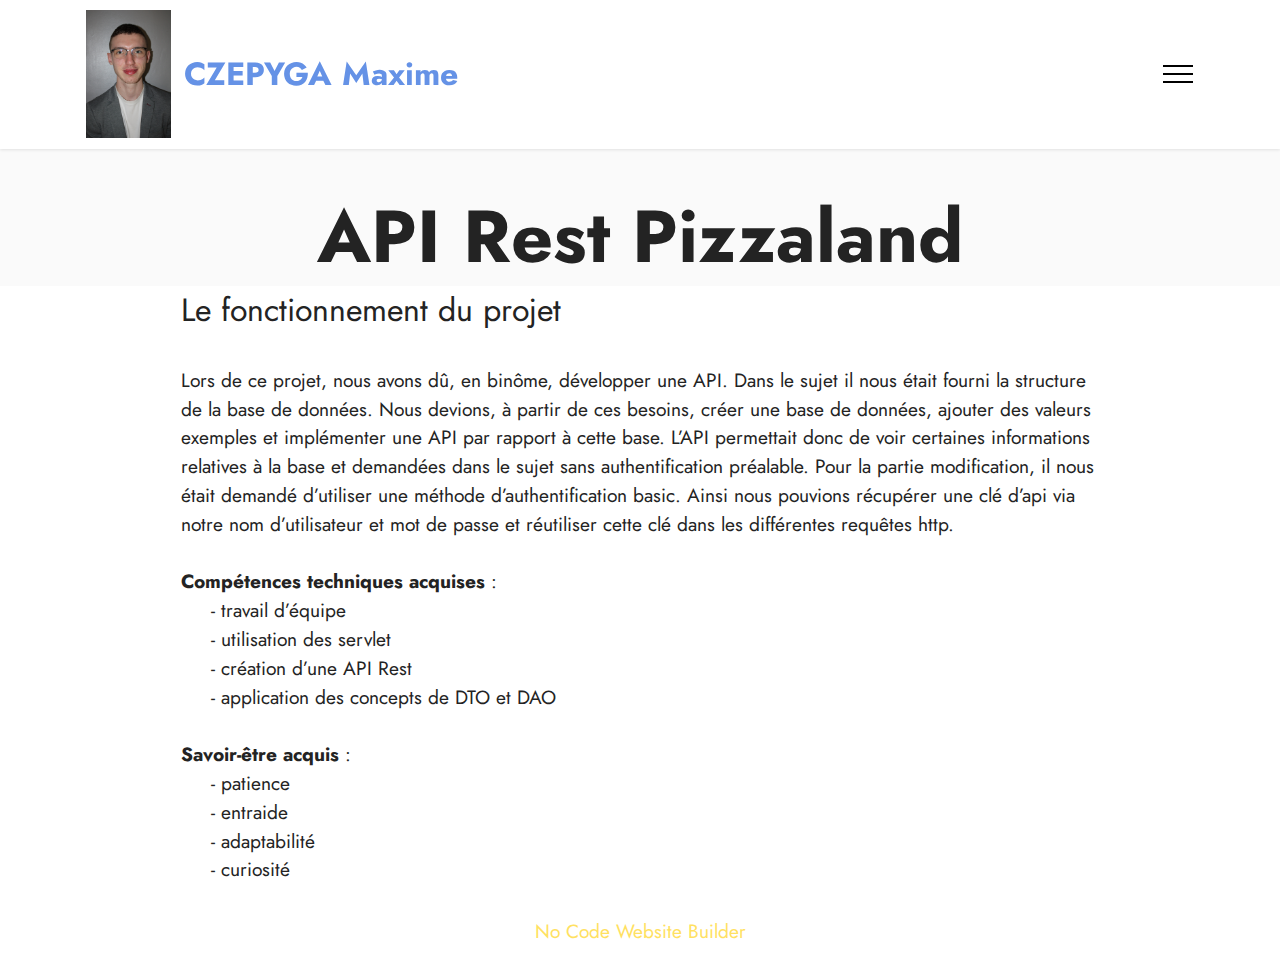
<file: page7.html>
<!DOCTYPE html>
<html  >
<head>
  <!-- Site made with Mobirise Website Builder v5.6.13, https://mobirise.com -->
  <meta charset="UTF-8">
  <meta http-equiv="X-UA-Compatible" content="IE=edge">
  <meta name="generator" content="Mobirise v5.6.13, mobirise.com">
  <meta name="twitter:card" content="summary_large_image"/>
  <meta name="twitter:image:src" content="">
  <meta property="og:image" content="">
  <meta name="twitter:title" content="API Rest Pizzaland">
  <meta name="viewport" content="width=device-width, initial-scale=1, minimum-scale=1">
  <link rel="shortcut icon" href="assets/images/photo-de-profil-1.jpg" type="image/x-icon">
  <meta name="description" content="">
  
  
  <title>API Rest Pizzaland</title>
  <link rel="stylesheet" href="assets/bootstrap/css/bootstrap.min.css">
  <link rel="stylesheet" href="assets/bootstrap/css/bootstrap-grid.min.css">
  <link rel="stylesheet" href="assets/bootstrap/css/bootstrap-reboot.min.css">
  <link rel="stylesheet" href="assets/dropdown/css/style.css">
  <link rel="stylesheet" href="assets/socicon/css/styles.css">
  <link rel="stylesheet" href="assets/theme/css/style.css">
  <link rel="preload" href="https://fonts.googleapis.com/css?family=Jost:100,200,300,400,500,600,700,800,900,100i,200i,300i,400i,500i,600i,700i,800i,900i&display=swap" as="style" onload="this.onload=null;this.rel='stylesheet'">
  <noscript><link rel="stylesheet" href="https://fonts.googleapis.com/css?family=Jost:100,200,300,400,500,600,700,800,900,100i,200i,300i,400i,500i,600i,700i,800i,900i&display=swap"></noscript>
  <link rel="preload" as="style" href="assets/mobirise/css/mbr-additional.css"><link rel="stylesheet" href="assets/mobirise/css/mbr-additional.css" type="text/css">
  
  
  
  
</head>
<body>
  
  <section data-bs-version="5.1" class="menu menu1 cid-tBUu9MD034" once="menu" id="menu1-24">
    

    <nav class="navbar navbar-dropdown navbar-fixed-top collapsed">
        <div class="container">
            <div class="navbar-brand">
                <span class="navbar-logo">
                    
                        <img src="assets/images/photo-de-profil-1.jpg" alt="Mobirise Website Builder" style="height: 8rem;">
                    
                </span>
                <span class="navbar-caption-wrap"><a class="navbar-caption text-success display-5" href="https://mobiri.se">CZEPYGA Maxime</a></span>
            </div>
            <button class="navbar-toggler" type="button" data-toggle="collapse" data-bs-toggle="collapse" data-target="#navbarSupportedContent" data-bs-target="#navbarSupportedContent" aria-controls="navbarNavAltMarkup" aria-expanded="false" aria-label="Toggle navigation">
                <div class="hamburger">
                    <span></span>
                    <span></span>
                    <span></span>
                    <span></span>
                </div>
            </button>
            <div class="collapse navbar-collapse" id="navbarSupportedContent">
                <ul class="navbar-nav nav-dropdown nav-right" data-app-modern-menu="true"><li class="nav-item"><a class="nav-link link text-black text-primary display-4" href="index.html#content4-k">Profil</a></li><li class="nav-item"><a class="nav-link link text-black text-primary display-4" href="index.html#timeline1-d">Formation</a></li>
                    <li class="nav-item"><a class="nav-link link text-black text-primary display-4" href="index.html#content4-1p">Projets scolaires &amp; professionnels</a></li><li class="nav-item"><a class="nav-link link text-black text-primary display-4" href="index.html#image1-g">Loisirs</a></li><li class="nav-item"><a class="nav-link link text-black text-primary display-4" href="index.html#contacts2-i">Contact</a></li></ul>
                
                
            </div>
        </div>
    </nav>
</section>

<section data-bs-version="5.1" class="footer7 cid-tBUu9MWyjR" once="footers" id="footer7-25">

    

    

    <div class="container">
        <div class="media-container-row align-center mbr-white">
            <div class="col-12">
                <p class="mbr-text mb-0 mbr-fonts-style display-7">Auteur : CZEPYGA Maxime</p>
            </div>
        </div>
    </div>
</section>

<section data-bs-version="5.1" class="info4 cid-tBUu9Nafei" id="info4-26">
    

    
    
    <div class="container">
        <div class="row justify-content-center">
            <div class="col-12">
                <h3 class="mbr-section-title mbr-fonts-style display-1"><span style="font-size: 73.6px;"><strong>API Rest Pizzaland</strong></span><br></h3>
                
                <div class="link-wrap">
                    
                </div>
            </div>
        </div>
    </div>
</section>

<section data-bs-version="5.1" class="content5 cid-tBUu9NtsU8" id="content5-27">
    
    <div class="container">
        <div class="row justify-content-center">
            <div class="col-md-12 col-lg-10">
                
                <h4 class="mbr-section-subtitle mbr-fonts-style mb-4 display-5">Le fonctionnement du projet</h4>
                <p class="mbr-text mbr-fonts-style display-7">
                    Lors de ce projet, nous avons dû, en binôme, développer une API. Dans le sujet il nous était fourni la structure de la base de données. Nous devions, à partir de ces besoins, créer une base de données, ajouter des valeurs exemples et implémenter une API par rapport à cette base. L’API permettait donc de voir certaines informations relatives à la base et demandées dans le sujet sans authentification préalable. Pour la partie modification, il nous était demandé d’utiliser une méthode d’authentification basic. Ainsi nous pouvions récupérer une clé d’api via notre nom d’utilisateur et mot de passe et réutiliser cette clé dans les différentes  requêtes http.<br><br><strong>Compétences techniques acquises</strong> :
<br>&nbsp; &nbsp; &nbsp;- travail d’équipe 
<br>&nbsp; &nbsp; &nbsp;- utilisation des servlet 
<br>&nbsp; &nbsp; &nbsp;- création d’une API Rest
<br>&nbsp; &nbsp; &nbsp;- application des concepts de DTO et DAO<br>
<br><strong>Savoir-être acquis</strong> : 
<br>&nbsp; &nbsp; &nbsp;- patience 
<br>&nbsp; &nbsp; &nbsp;- entraide 
<br>&nbsp; &nbsp; &nbsp;- adaptabilité 
<br>&nbsp; &nbsp; &nbsp;- curiosité<br></p>
            </div>
        </div>
    </div>
</section><section class="display-7" style="padding: 0;align-items: center;justify-content: center;flex-wrap: wrap;    align-content: center;display: flex;position: relative;height: 4rem;"><a href="https://mobiri.se/2910523" style="flex: 1 1;height: 4rem;position: absolute;width: 100%;z-index: 1;"><img alt="" style="height: 4rem;" src="[data-uri]"></a><p style="margin: 0;text-align: center;" class="display-7">&#8204;</p><a style="z-index:1" href="https://mobirise.com/builder/no-code-website-builder.html">No Code Website Builder</a></section><script src="assets/bootstrap/js/bootstrap.bundle.min.js"></script>  <script src="assets/smoothscroll/smooth-scroll.js"></script>  <script src="assets/ytplayer/index.js"></script>  <script src="assets/dropdown/js/navbar-dropdown.js"></script>  <script src="assets/theme/js/script.js"></script>  
  
  
</body>
</html>
</file>
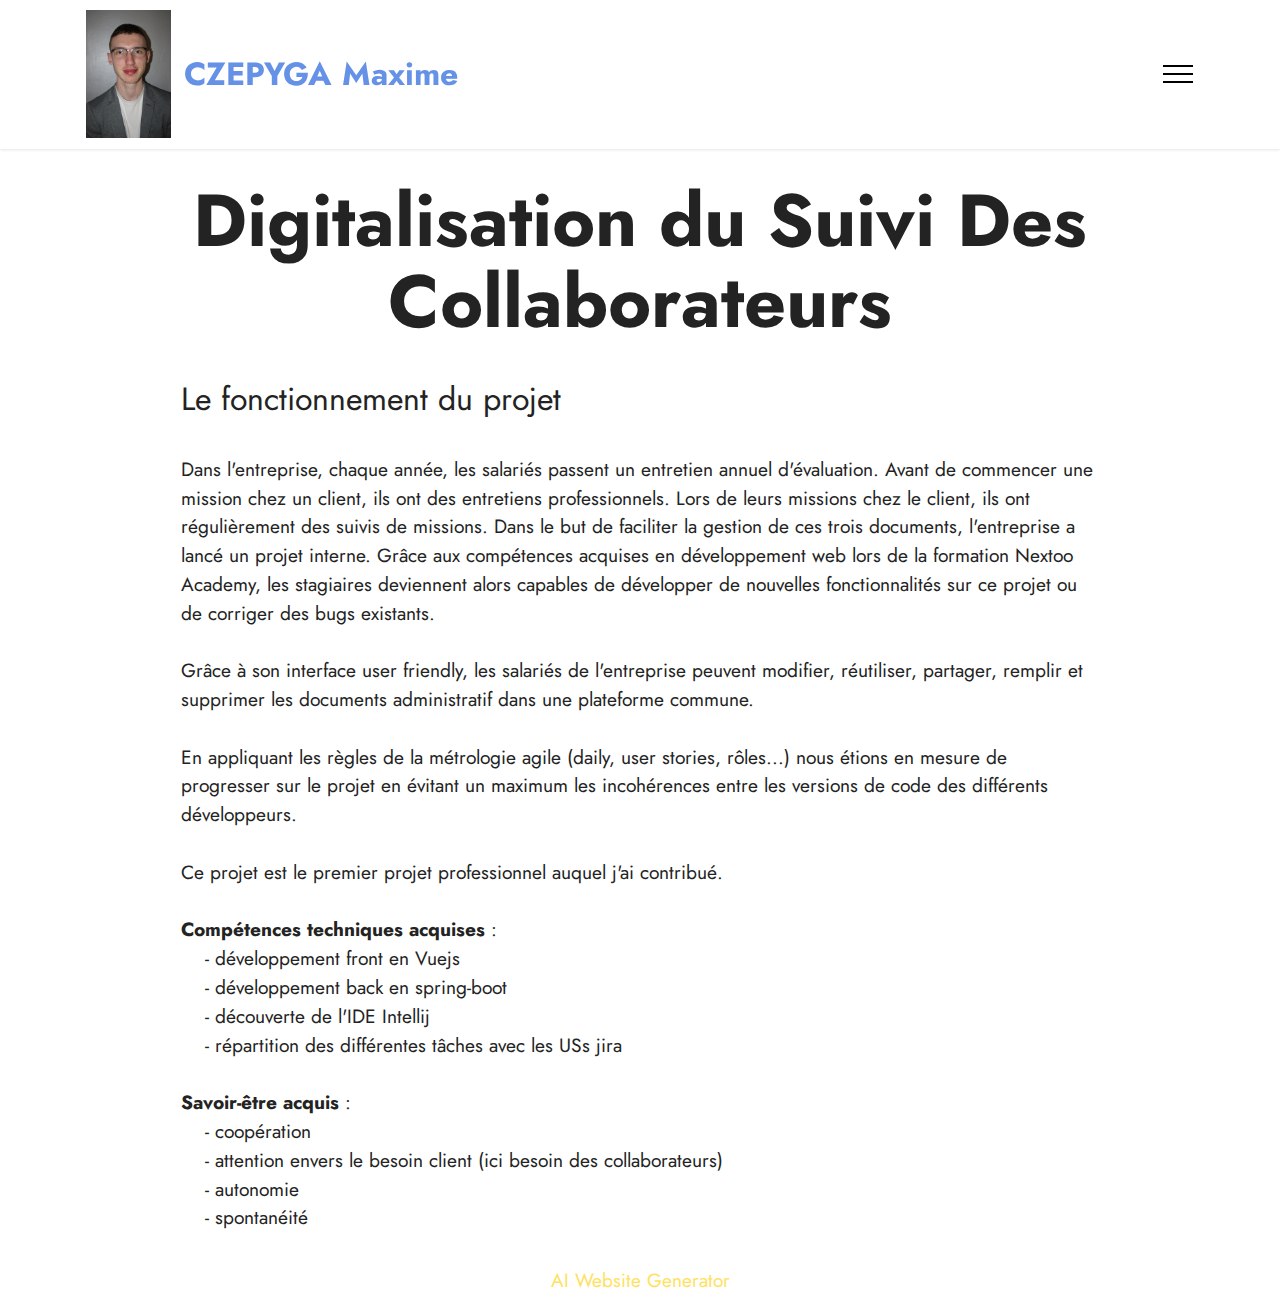
<file: page8.html>
<!DOCTYPE html>
<html  >
<head>
  <!-- Site made with Mobirise Website Builder v5.6.13, https://mobirise.com -->
  <meta charset="UTF-8">
  <meta http-equiv="X-UA-Compatible" content="IE=edge">
  <meta name="generator" content="Mobirise v5.6.13, mobirise.com">
  <meta name="twitter:card" content="summary_large_image"/>
  <meta name="twitter:image:src" content="">
  <meta property="og:image" content="">
  <meta name="twitter:title" content="DSDC">
  <meta name="viewport" content="width=device-width, initial-scale=1, minimum-scale=1">
  <link rel="shortcut icon" href="assets/images/photo-de-profil-1.jpg" type="image/x-icon">
  <meta name="description" content="">
  
  
  <title>DSDC</title>
  <link rel="stylesheet" href="assets/bootstrap/css/bootstrap.min.css">
  <link rel="stylesheet" href="assets/bootstrap/css/bootstrap-grid.min.css">
  <link rel="stylesheet" href="assets/bootstrap/css/bootstrap-reboot.min.css">
  <link rel="stylesheet" href="assets/dropdown/css/style.css">
  <link rel="stylesheet" href="assets/socicon/css/styles.css">
  <link rel="stylesheet" href="assets/theme/css/style.css">
  <link rel="preload" href="https://fonts.googleapis.com/css?family=Jost:100,200,300,400,500,600,700,800,900,100i,200i,300i,400i,500i,600i,700i,800i,900i&display=swap" as="style" onload="this.onload=null;this.rel='stylesheet'">
  <noscript><link rel="stylesheet" href="https://fonts.googleapis.com/css?family=Jost:100,200,300,400,500,600,700,800,900,100i,200i,300i,400i,500i,600i,700i,800i,900i&display=swap"></noscript>
  <link rel="preload" as="style" href="assets/mobirise/css/mbr-additional.css"><link rel="stylesheet" href="assets/mobirise/css/mbr-additional.css" type="text/css">
  
  
  
  
</head>
<body>
  
  <section data-bs-version="5.1" class="menu menu1 cid-tnAchIpyPB" once="menu" id="menu1-2n">
    

    <nav class="navbar navbar-dropdown navbar-fixed-top collapsed">
        <div class="container">
            <div class="navbar-brand">
                <span class="navbar-logo">
                    
                        <img src="assets/images/photo-de-profil-1.jpg" alt="Mobirise Website Builder" style="height: 8rem;">
                    
                </span>
                <span class="navbar-caption-wrap"><a class="navbar-caption text-success display-5" href="https://mobiri.se">CZEPYGA Maxime</a></span>
            </div>
            <button class="navbar-toggler" type="button" data-toggle="collapse" data-bs-toggle="collapse" data-target="#navbarSupportedContent" data-bs-target="#navbarSupportedContent" aria-controls="navbarNavAltMarkup" aria-expanded="false" aria-label="Toggle navigation">
                <div class="hamburger">
                    <span></span>
                    <span></span>
                    <span></span>
                    <span></span>
                </div>
            </button>
            <div class="collapse navbar-collapse" id="navbarSupportedContent">
                <ul class="navbar-nav nav-dropdown nav-right" data-app-modern-menu="true"><li class="nav-item"><a class="nav-link link text-black text-primary display-4" href="index.html#content4-k">Profil</a></li><li class="nav-item"><a class="nav-link link text-black text-primary display-4" href="index.html#timeline1-d">Formation</a></li>
                    <li class="nav-item"><a class="nav-link link text-black text-primary display-4" href="index.html#content4-1p">Projets scolaires &amp; professionnels</a></li><li class="nav-item"><a class="nav-link link text-black text-primary display-4" href="index.html#image1-g">Loisirs</a></li><li class="nav-item"><a class="nav-link link text-black text-primary display-4" href="index.html#contacts2-i">Contact</a></li></ul>
                
                
            </div>
        </div>
    </nav>
</section>

<section data-bs-version="5.1" class="footer7 cid-tnAhV83R4r" once="footers" id="footer7-2o">

    

    

    <div class="container">
        <div class="media-container-row align-center mbr-white">
            <div class="col-12">
                <p class="mbr-text mb-0 mbr-fonts-style display-7">Auteur : CZEPYGA Maxime</p>
            </div>
        </div>
    </div>
</section>

<section data-bs-version="5.1" class="content4 cid-udNfLjVvVS" id="content4-2r">
    

    
    
    <div class="container">
        <div class="row justify-content-center">
            <div class="title col-md-12 col-lg-10">
                <h3 class="mbr-section-title mbr-fonts-style align-center mb-4 display-1">
                    <strong>Digitalisation du Suivi Des Collaborateurs</strong></h3>
                
                
            </div>
        </div>
    </div>
</section>

<section data-bs-version="5.1" class="content5 cid-udNgoz1Cms" id="content5-2t">
    
    <div class="container">
        <div class="row justify-content-center">
            <div class="col-md-12 col-lg-10">
                
                <h4 class="mbr-section-subtitle mbr-fonts-style mb-4 display-5">Le fonctionnement du projet</h4>
                <p class="mbr-text mbr-fonts-style display-7">Dans l'entreprise, chaque année, les salariés passent un entretien annuel d'évaluation. Avant de commencer une mission chez un client, ils ont des entretiens professionnels. Lors de leurs missions chez le client, ils ont régulièrement des suivis de missions. Dans le but de faciliter la gestion de ces trois documents, l'entreprise a lancé un projet interne. Grâce aux compétences acquises en développement web lors de la formation Nextoo Academy, les stagiaires deviennent alors capables de développer de nouvelles fonctionnalités sur ce projet ou de corriger des bugs existants.<br><br>Grâce à son interface user friendly, les salariés de l'entreprise peuvent modifier, réutiliser, partager, remplir et supprimer les documents administratif dans une plateforme commune.<br><br>En appliquant les règles de la métrologie agile (daily, user stories, rôles...) nous étions en mesure de progresser sur le projet en évitant un maximum les incohérences entre les versions de code des différents développeurs.<br><br>Ce projet est le premier projet professionnel auquel j'ai contribué.<br><br><strong>Compétences techniques acquises</strong> :<br>&nbsp; &nbsp; - développement front en Vuejs<br>&nbsp; &nbsp; - développement back en spring-boot<br>&nbsp; &nbsp; - découverte de l'IDE Intellij<br>&nbsp; &nbsp; - répartition des différentes tâches avec les USs jira<br><br><strong>Savoir-être acquis</strong> :&nbsp;<br>&nbsp; &nbsp; - coopération 
<br>&nbsp; &nbsp; - attention envers le besoin client (ici besoin des collaborateurs)<br>&nbsp; &nbsp; - autonomie
<br>&nbsp; &nbsp; - spontanéité&nbsp;</p>
            </div>
        </div>
    </div>
</section><section class="display-7" style="padding: 0;align-items: center;justify-content: center;flex-wrap: wrap;    align-content: center;display: flex;position: relative;height: 4rem;"><a href="https://mobiri.se/2910523" style="flex: 1 1;height: 4rem;position: absolute;width: 100%;z-index: 1;"><img alt="" style="height: 4rem;" src="[data-uri]"></a><p style="margin: 0;text-align: center;" class="display-7">&#8204;</p><a style="z-index:1" href="https://mobirise.com/builder/ai-website-generator.html">AI Website Generator</a></section><script src="assets/bootstrap/js/bootstrap.bundle.min.js"></script>  <script src="assets/smoothscroll/smooth-scroll.js"></script>  <script src="assets/ytplayer/index.js"></script>  <script src="assets/dropdown/js/navbar-dropdown.js"></script>  <script src="assets/theme/js/script.js"></script>  
  
  
</body>
</html>
</file>
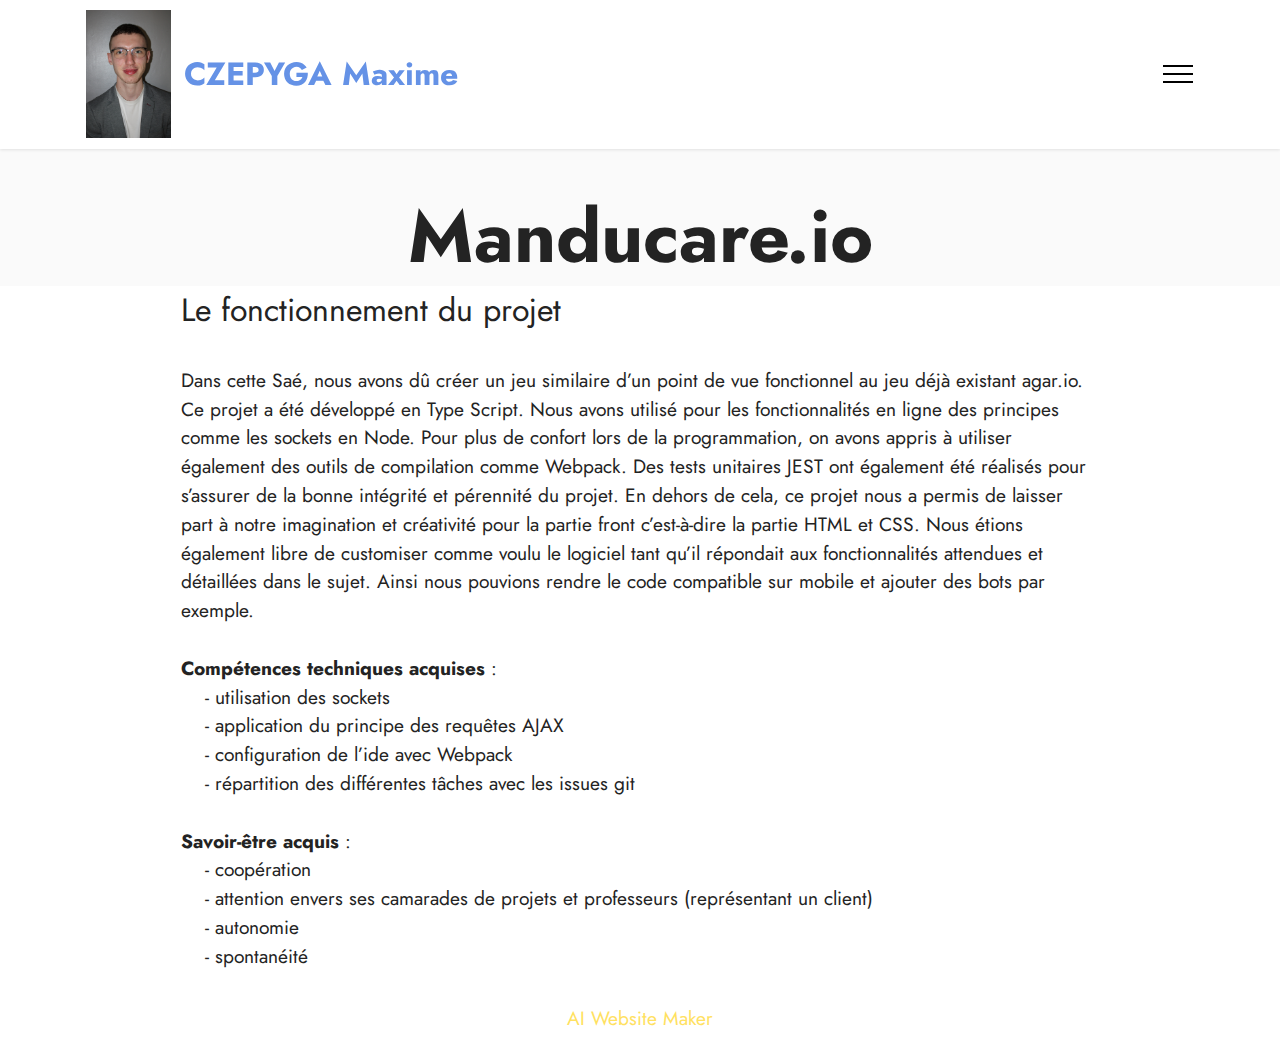
<file: page9.html>
<!DOCTYPE html>
<html  >
<head>
  <!-- Site made with Mobirise Website Builder v5.6.13, https://mobirise.com -->
  <meta charset="UTF-8">
  <meta http-equiv="X-UA-Compatible" content="IE=edge">
  <meta name="generator" content="Mobirise v5.6.13, mobirise.com">
  <meta name="twitter:card" content="summary_large_image"/>
  <meta name="twitter:image:src" content="">
  <meta property="og:image" content="">
  <meta name="twitter:title" content="Manducare.io">
  <meta name="viewport" content="width=device-width, initial-scale=1, minimum-scale=1">
  <link rel="shortcut icon" href="assets/images/photo-de-profil-1.jpg" type="image/x-icon">
  <meta name="description" content="">
  
  
  <title>Manducare.io</title>
  <link rel="stylesheet" href="assets/bootstrap/css/bootstrap.min.css">
  <link rel="stylesheet" href="assets/bootstrap/css/bootstrap-grid.min.css">
  <link rel="stylesheet" href="assets/bootstrap/css/bootstrap-reboot.min.css">
  <link rel="stylesheet" href="assets/dropdown/css/style.css">
  <link rel="stylesheet" href="assets/socicon/css/styles.css">
  <link rel="stylesheet" href="assets/theme/css/style.css">
  <link rel="preload" href="https://fonts.googleapis.com/css?family=Jost:100,200,300,400,500,600,700,800,900,100i,200i,300i,400i,500i,600i,700i,800i,900i&display=swap" as="style" onload="this.onload=null;this.rel='stylesheet'">
  <noscript><link rel="stylesheet" href="https://fonts.googleapis.com/css?family=Jost:100,200,300,400,500,600,700,800,900,100i,200i,300i,400i,500i,600i,700i,800i,900i&display=swap"></noscript>
  <link rel="preload" as="style" href="assets/mobirise/css/mbr-additional.css"><link rel="stylesheet" href="assets/mobirise/css/mbr-additional.css" type="text/css">
  
  
  
  
</head>
<body>
  
  <section data-bs-version="5.1" class="menu menu1 cid-tBUqLb6F9A" once="menu" id="menu1-1x">
    

    <nav class="navbar navbar-dropdown navbar-fixed-top collapsed">
        <div class="container">
            <div class="navbar-brand">
                <span class="navbar-logo">
                    
                        <img src="assets/images/photo-de-profil-1.jpg" alt="Mobirise Website Builder" style="height: 8rem;">
                    
                </span>
                <span class="navbar-caption-wrap"><a class="navbar-caption text-success display-5" href="https://mobiri.se">CZEPYGA Maxime</a></span>
            </div>
            <button class="navbar-toggler" type="button" data-toggle="collapse" data-bs-toggle="collapse" data-target="#navbarSupportedContent" data-bs-target="#navbarSupportedContent" aria-controls="navbarNavAltMarkup" aria-expanded="false" aria-label="Toggle navigation">
                <div class="hamburger">
                    <span></span>
                    <span></span>
                    <span></span>
                    <span></span>
                </div>
            </button>
            <div class="collapse navbar-collapse" id="navbarSupportedContent">
                <ul class="navbar-nav nav-dropdown nav-right" data-app-modern-menu="true"><li class="nav-item"><a class="nav-link link text-black text-primary display-4" href="index.html#content4-k">Profil</a></li><li class="nav-item"><a class="nav-link link text-black text-primary display-4" href="index.html#timeline1-d">Formation</a></li>
                    <li class="nav-item"><a class="nav-link link text-black text-primary display-4" href="index.html#content4-1p">Projets scolaires &amp; professionnels</a></li><li class="nav-item"><a class="nav-link link text-black text-primary display-4" href="index.html#image1-g">Loisirs</a></li><li class="nav-item"><a class="nav-link link text-black text-primary display-4" href="index.html#contacts2-i">Contact</a></li></ul>
                
                
            </div>
        </div>
    </nav>
</section>

<section data-bs-version="5.1" class="footer7 cid-tBUqLbwiIA" once="footers" id="footer7-1y">

    

    

    <div class="container">
        <div class="media-container-row align-center mbr-white">
            <div class="col-12">
                <p class="mbr-text mb-0 mbr-fonts-style display-7">Auteur : CZEPYGA Maxime</p>
            </div>
        </div>
    </div>
</section>

<section data-bs-version="5.1" class="info4 cid-tBUqLbLpab" id="info4-1z">
    

    
    
    <div class="container">
        <div class="row justify-content-center">
            <div class="col-12">
                <h3 class="mbr-section-title mbr-fonts-style display-1"><span style="font-size: 73.6px;"><strong>Manducare.io</strong></span><br></h3>
                
                <div class="link-wrap">
                    
                </div>
            </div>
        </div>
    </div>
</section>

<section data-bs-version="5.1" class="content5 cid-tBUqLc70Ol" id="content5-20">
    
    <div class="container">
        <div class="row justify-content-center">
            <div class="col-md-12 col-lg-10">
                
                <h4 class="mbr-section-subtitle mbr-fonts-style mb-4 display-5">Le fonctionnement du projet</h4>
                <p class="mbr-text mbr-fonts-style display-7">Dans cette Saé, nous avons dû créer un jeu similaire d’un point de vue fonctionnel au jeu déjà existant agar.io. Ce projet a été développé en Type Script. Nous avons utilisé pour les fonctionnalités en ligne des principes comme les sockets en Node. Pour plus de confort lors de la programmation, on avons appris à utiliser également des outils de compilation comme Webpack. Des tests unitaires JEST ont également été réalisés pour s’assurer de la bonne intégrité et pérennité du projet. En dehors de cela, ce projet nous a permis de laisser part à notre imagination et créativité pour la partie front c’est-à-dire la partie HTML et CSS. Nous étions également libre de customiser comme voulu le logiciel tant qu’il répondait aux fonctionnalités attendues et détaillées dans le sujet. Ainsi nous pouvions rendre le code compatible sur mobile et ajouter des bots par exemple.<br><br><strong>Compétences techniques acquises</strong> :<br>&nbsp; &nbsp; - utilisation des sockets
<br>&nbsp; &nbsp; - application du principe des requêtes AJAX
<br>&nbsp; &nbsp; - configuration de l’ide avec Webpack 
<br>&nbsp; &nbsp; - répartition des différentes tâches avec les issues git<br><br><strong>Savoir-être acquis</strong> :&nbsp;<br>&nbsp; &nbsp; - coopération 
<br>&nbsp; &nbsp; - attention envers ses camarades de projets et professeurs (représentant un client)
<br>&nbsp; &nbsp; - autonomie
<br>&nbsp; &nbsp; - spontanéité&nbsp;</p>
            </div>
        </div>
    </div>
</section><section class="display-7" style="padding: 0;align-items: center;justify-content: center;flex-wrap: wrap;    align-content: center;display: flex;position: relative;height: 4rem;"><a href="https://mobiri.se/2910523" style="flex: 1 1;height: 4rem;position: absolute;width: 100%;z-index: 1;"><img alt="" style="height: 4rem;" src="[data-uri]"></a><p style="margin: 0;text-align: center;" class="display-7">&#8204;</p><a style="z-index:1" href="https://mobirise.com/builder/ai-website-maker.html">AI Website Maker</a></section><script src="assets/bootstrap/js/bootstrap.bundle.min.js"></script>  <script src="assets/smoothscroll/smooth-scroll.js"></script>  <script src="assets/ytplayer/index.js"></script>  <script src="assets/dropdown/js/navbar-dropdown.js"></script>  <script src="assets/theme/js/script.js"></script>  
  
  
</body>
</html>
</file>
<file: assets/dropdown/css/style.css>
.navbar-dropdown {
  left: 0;
  padding: 0;
  position: absolute;
  right: 0;
  top: 0;
  transition: all 0.45s ease;
  z-index: 1030;
  background: #282828; }
  .navbar-dropdown .navbar-logo {
    margin-right: 0.8rem;
    transition: margin 0.3s ease-in-out;
    vertical-align: middle; }
    .navbar-dropdown .navbar-logo img {
      height: 3.125rem;
      transition: all 0.3s ease-in-out; }
    .navbar-dropdown .navbar-logo.mbr-iconfont {
      font-size: 3.125rem;
      line-height: 3.125rem; }
  .navbar-dropdown .navbar-caption {
    font-weight: 700;
    white-space: normal;
    vertical-align: -4px;
    line-height: 3.125rem !important; }
    .navbar-dropdown .navbar-caption, .navbar-dropdown .navbar-caption:hover {
      color: inherit;
      text-decoration: none; }
  .navbar-dropdown .mbr-iconfont + .navbar-caption {
    vertical-align: -1px; }
  .navbar-dropdown.navbar-fixed-top {
    position: fixed; }
  .navbar-dropdown .navbar-brand span {
    vertical-align: -4px; }
  .navbar-dropdown.bg-color.transparent {
    background: none; }
  .navbar-dropdown.navbar-short .navbar-brand {
    padding: 0.625rem 0; }
    .navbar-dropdown.navbar-short .navbar-brand span {
      vertical-align: -1px; }
  .navbar-dropdown.navbar-short .navbar-caption {
    line-height: 2.375rem !important;
    vertical-align: -2px; }
  .navbar-dropdown.navbar-short .navbar-logo {
    margin-right: 0.5rem; }
    .navbar-dropdown.navbar-short .navbar-logo img {
      height: 2.375rem; }
    .navbar-dropdown.navbar-short .navbar-logo.mbr-iconfont {
      font-size: 2.375rem;
      line-height: 2.375rem; }
  .navbar-dropdown.navbar-short .mbr-table-cell {
    height: 3.625rem; }
  .navbar-dropdown .navbar-close {
    left: 0.6875rem;
    position: fixed;
    top: 0.75rem;
    z-index: 1000; }
  .navbar-dropdown .hamburger-icon {
    content: "";
    display: inline-block;
    vertical-align: middle;
    width: 16px;
    -webkit-box-shadow: 0 -6px 0 1px #282828,0 0 0 1px #282828,0 6px 0 1px #282828;
    -moz-box-shadow: 0 -6px 0 1px #282828,0 0 0 1px #282828,0 6px 0 1px #282828;
    box-shadow: 0 -6px 0 1px #282828,0 0 0 1px #282828,0 6px 0 1px #282828; }

.dropdown-menu .dropdown-toggle[data-toggle="dropdown-submenu"]::after {
  border-bottom: 0.35em solid transparent;
  border-left: 0.35em solid;
  border-right: 0;
  border-top: 0.35em solid transparent;
  margin-left: 0.3rem; }

.dropdown-menu .dropdown-item:focus {
  outline: 0; }

.nav-dropdown {
  font-size: 0.75rem;
  font-weight: 500;
  height: auto !important; }
  .nav-dropdown .nav-btn {
    padding-left: 1rem; }
  .nav-dropdown .link {
    margin: .667em 1.667em;
    font-weight: 500;
    padding: 0;
    transition: color .2s ease-in-out; }
    .nav-dropdown .link.dropdown-toggle {
      margin-right: 2.583em; }
      .nav-dropdown .link.dropdown-toggle::after {
        margin-left: .25rem;
        border-top: 0.35em solid;
        border-right: 0.35em solid transparent;
        border-left: 0.35em solid transparent;
        border-bottom: 0; }
      .nav-dropdown .link.dropdown-toggle[aria-expanded="true"] {
        margin: 0;
        padding: 0.667em 3.263em  0.667em 1.667em; }
  .nav-dropdown .link::after,
  .nav-dropdown .dropdown-item::after {
    color: inherit; }
  .nav-dropdown .btn {
    font-size: 0.75rem;
    font-weight: 700;
    letter-spacing: 0;
    margin-bottom: 0;
    padding-left: 1.25rem;
    padding-right: 1.25rem; }
  .nav-dropdown .dropdown-menu {
    border-radius: 0;
    border: 0;
    left: 0;
    margin: 0;
    padding-bottom: 1.25rem;
    padding-top: 1.25rem;
    position: relative; }
  .nav-dropdown .dropdown-submenu {
    margin-left: 0.125rem;
    top: 0; }
  .nav-dropdown .dropdown-item {
    font-weight: 500;
    line-height: 2;
    padding: 0.3846em 4.615em 0.3846em 1.5385em;
    position: relative;
    transition: color .2s ease-in-out, background-color .2s ease-in-out; }
    .nav-dropdown .dropdown-item::after {
      margin-top: -0.3077em;
      position: absolute;
      right: 1.1538em;
      top: 50%; }
    .nav-dropdown .dropdown-item:focus, .nav-dropdown .dropdown-item:hover {
      background: none; }

@media (max-width: 767px) {
  .nav-dropdown.navbar-toggleable-sm {
    bottom: 0;
    display: none;
    left: 0;
    overflow-x: hidden;
    position: fixed;
    top: 0;
    transform: translateX(-100%);
    -ms-transform: translateX(-100%);
    -webkit-transform: translateX(-100%);
    width: 18.75rem;
    z-index: 999; } }
.nav-dropdown.navbar-toggleable-xl {
  bottom: 0;
  display: none;
  left: 0;
  overflow-x: hidden;
  position: fixed;
  top: 0;
  transform: translateX(-100%);
  -ms-transform: translateX(-100%);
  -webkit-transform: translateX(-100%);
  width: 18.75rem;
  z-index: 999; }

.nav-dropdown-sm {
  display: block !important;
  overflow-x: hidden;
  overflow: auto;
  padding-top: 3.875rem; }
  .nav-dropdown-sm::after {
    content: "";
    display: block;
    height: 3rem;
    width: 100%; }
  .nav-dropdown-sm.collapse.in ~ .navbar-close {
    display: block !important; }
  .nav-dropdown-sm.collapsing, .nav-dropdown-sm.collapse.in {
    transform: translateX(0);
    -ms-transform: translateX(0);
    -webkit-transform: translateX(0);
    transition: all 0.25s ease-out;
    -webkit-transition: all 0.25s ease-out;
    background: #282828; }
  .nav-dropdown-sm.collapsing[aria-expanded="false"] {
    transform: translateX(-100%);
    -ms-transform: translateX(-100%);
    -webkit-transform: translateX(-100%); }
  .nav-dropdown-sm .nav-item {
    display: block;
    margin-left: 0 !important;
    padding-left: 0; }
  .nav-dropdown-sm .link,
  .nav-dropdown-sm .dropdown-item {
    border-top: 1px dotted rgba(255, 255, 255, 0.1);
    font-size: 0.8125rem;
    line-height: 1.6;
    margin: 0 !important;
    padding: 0.875rem 2.4rem 0.875rem 1.5625rem !important;
    position: relative;
    white-space: normal; }
    .nav-dropdown-sm .link:focus, .nav-dropdown-sm .link:hover,
    .nav-dropdown-sm .dropdown-item:focus,
    .nav-dropdown-sm .dropdown-item:hover {
      background: rgba(0, 0, 0, 0.2) !important;
      color: #c0a375; }
  .nav-dropdown-sm .nav-btn {
    position: relative;
    padding: 1.5625rem 1.5625rem 0 1.5625rem; }
    .nav-dropdown-sm .nav-btn::before {
      border-top: 1px dotted rgba(255, 255, 255, 0.1);
      content: "";
      left: 0;
      position: absolute;
      top: 0;
      width: 100%; }
    .nav-dropdown-sm .nav-btn + .nav-btn {
      padding-top: 0.625rem; }
      .nav-dropdown-sm .nav-btn + .nav-btn::before {
        display: none; }
  .nav-dropdown-sm .btn {
    padding: 0.625rem 0; }
  .nav-dropdown-sm .dropdown-toggle[data-toggle="dropdown-submenu"]::after {
    margin-left: .25rem;
    border-top: 0.35em solid;
    border-right: 0.35em solid transparent;
    border-left: 0.35em solid transparent;
    border-bottom: 0; }
  .nav-dropdown-sm .dropdown-toggle[data-toggle="dropdown-submenu"][aria-expanded="true"]::after {
    border-top: 0;
    border-right: 0.35em solid transparent;
    border-left: 0.35em solid transparent;
    border-bottom: 0.35em solid; }
  .nav-dropdown-sm .dropdown-menu {
    margin: 0;
    padding: 0;
    position: relative;
    top: 0;
    left: 0;
    width: 100%;
    border: 0;
    float: none;
    border-radius: 0;
    background: none; }
  .nav-dropdown-sm .dropdown-submenu {
    left: 100%;
    margin-left: 0.125rem;
    margin-top: -1.25rem;
    top: 0; }

.navbar-toggleable-sm .nav-dropdown .dropdown-menu {
  position: absolute; }

.navbar-toggleable-sm .nav-dropdown .dropdown-submenu {
  left: 100%;
  margin-left: 0.125rem;
  margin-top: -1.25rem;
  top: 0; }

.navbar-toggleable-sm.opened .nav-dropdown .dropdown-menu {
  position: relative; }

.navbar-toggleable-sm.opened .nav-dropdown .dropdown-submenu {
  left: 0;
  margin-left: 00rem;
  margin-top: 0rem;
  top: 0; }

.is-builder .nav-dropdown.collapsing {
  transition: none !important; }
</file>
<file: assets/socicon/css/styles.css>
@charset "UTF-8";

@font-face {
  font-family: 'Socicon';
  src:  url('../fonts/socicon.eot');
  src:  url('../fonts/socicon.eot?#iefix') format('embedded-opentype'),
    url('../fonts/socicon.woff2') format('woff2'),
    url('../fonts/socicon.ttf') format('truetype'),
    url('../fonts/socicon.woff') format('woff'),
    url('../fonts/socicon.svg#socicon') format('svg');
  font-weight: normal;
  font-style: normal;
  font-display: swap;
}

[data-icon]:before {
  font-family: "socicon" !important;
  content: attr(data-icon);
  font-style: normal !important;
  font-weight: normal !important;
  font-variant: normal !important;
  text-transform: none !important;
  speak: none;
  line-height: 1;
  -webkit-font-smoothing: antialiased;
  -moz-osx-font-smoothing: grayscale;
}

[class^="socicon-"], [class*=" socicon-"] {
  /* use !important to prevent issues with browser extensions that change fonts */
  font-family: 'Socicon' !important;
  speak: none;
  font-style: normal;
  font-weight: normal;
  font-variant: normal;
  text-transform: none;
  line-height: 1;

  /* Better Font Rendering =========== */
  -webkit-font-smoothing: antialiased;
  -moz-osx-font-smoothing: grayscale;
}

.socicon-eitaa:before {
  content: "\e97c";
}
.socicon-soroush:before {
  content: "\e97d";
}
.socicon-bale:before {
  content: "\e97e";
}
.socicon-zazzle:before {
  content: "\e97b";
}
.socicon-society6:before {
  content: "\e97a";
}
.socicon-redbubble:before {
  content: "\e979";
}
.socicon-avvo:before {
  content: "\e978";
}
.socicon-stitcher:before {
  content: "\e977";
}
.socicon-googlehangouts:before {
  content: "\e974";
}
.socicon-dlive:before {
  content: "\e975";
}
.socicon-vsco:before {
  content: "\e976";
}
.socicon-flipboard:before {
  content: "\e973";
}
.socicon-ubuntu:before {
  content: "\e958";
}
.socicon-artstation:before {
  content: "\e959";
}
.socicon-invision:before {
  content: "\e95a";
}
.socicon-torial:before {
  content: "\e95b";
}
.socicon-collectorz:before {
  content: "\e95c";
}
.socicon-seenthis:before {
  content: "\e95d";
}
.socicon-googleplaymusic:before {
  content: "\e95e";
}
.socicon-debian:before {
  content: "\e95f";
}
.socicon-filmfreeway:before {
  content: "\e960";
}
.socicon-gnome:before {
  content: "\e961";
}
.socicon-itchio:before {
  content: "\e962";
}
.socicon-jamendo:before {
  content: "\e963";
}
.socicon-mix:before {
  content: "\e964";
}
.socicon-sharepoint:before {
  content: "\e965";
}
.socicon-tinder:before {
  content: "\e966";
}
.socicon-windguru:before {
  content: "\e967";
}
.socicon-cdbaby:before {
  content: "\e968";
}
.socicon-elementaryos:before {
  content: "\e969";
}
.socicon-stage32:before {
  content: "\e96a";
}
.socicon-tiktok:before {
  content: "\e96b";
}
.socicon-gitter:before {
  content: "\e96c";
}
.socicon-letterboxd:before {
  content: "\e96d";
}
.socicon-threema:before {
  content: "\e96e";
}
.socicon-splice:before {
  content: "\e96f";
}
.socicon-metapop:before {
  content: "\e970";
}
.socicon-naver:before {
  content: "\e971";
}
.socicon-remote:before {
  content: "\e972";
}
.socicon-internet:before {
  content: "\e957";
}
.socicon-moddb:before {
  content: "\e94b";
}
.socicon-indiedb:before {
  content: "\e94c";
}
.socicon-traxsource:before {
  content: "\e94d";
}
.socicon-gamefor:before {
  content: "\e94e";
}
.socicon-pixiv:before {
  content: "\e94f";
}
.socicon-myanimelist:before {
  content: "\e950";
}
.socicon-blackberry:before {
  content: "\e951";
}
.socicon-wickr:before {
  content: "\e952";
}
.socicon-spip:before {
  content: "\e953";
}
.socicon-napster:before {
  content: "\e954";
}
.socicon-beatport:before {
  content: "\e955";
}
.socicon-hackerone:before {
  content: "\e956";
}
.socicon-hackernews:before {
  content: "\e946";
}
.socicon-smashwords:before {
  content: "\e947";
}
.socicon-kobo:before {
  content: "\e948";
}
.socicon-bookbub:before {
  content: "\e949";
}
.socicon-mailru:before {
  content: "\e94a";
}
.socicon-gitlab:before {
  content: "\e945";
}
.socicon-instructables:before {
  content: "\e944";
}
.socicon-portfolio:before {
  content: "\e943";
}
.socicon-codered:before {
  content: "\e940";
}
.socicon-origin:before {
  content: "\e941";
}
.socicon-nextdoor:before {
  content: "\e942";
}
.socicon-udemy:before {
  content: "\e93f";
}
.socicon-livemaster:before {
  content: "\e93e";
}
.socicon-crunchbase:before {
  content: "\e93b";
}
.socicon-homefy:before {
  content: "\e93c";
}
.socicon-calendly:before {
  content: "\e93d";
}
.socicon-realtor:before {
  content: "\e90f";
}
.socicon-tidal:before {
  content: "\e910";
}
.socicon-qobuz:before {
  content: "\e911";
}
.socicon-natgeo:before {
  content: "\e912";
}
.socicon-mastodon:before {
  content: "\e913";
}
.socicon-unsplash:before {
  content: "\e914";
}
.socicon-homeadvisor:before {
  content: "\e915";
}
.socicon-angieslist:before {
  content: "\e916";
}
.socicon-codepen:before {
  content: "\e917";
}
.socicon-slack:before {
  content: "\e918";
}
.socicon-openaigym:before {
  content: "\e919";
}
.socicon-logmein:before {
  content: "\e91a";
}
.socicon-fiverr:before {
  content: "\e91b";
}
.socicon-gotomeeting:before {
  content: "\e91c";
}
.socicon-aliexpress:before {
  content: "\e91d";
}
.socicon-guru:before {
  content: "\e91e";
}
.socicon-appstore:before {
  content: "\e91f";
}
.socicon-homes:before {
  content: "\e920";
}
.socicon-zoom:before {
  content: "\e921";
}
.socicon-alibaba:before {
  content: "\e922";
}
.socicon-craigslist:before {
  content: "\e923";
}
.socicon-wix:before {
  content: "\e924";
}
.socicon-redfin:before {
  content: "\e925";
}
.socicon-googlecalendar:before {
  content: "\e926";
}
.socicon-shopify:before {
  content: "\e927";
}
.socicon-freelancer:before {
  content: "\e928";
}
.socicon-seedrs:before {
  content: "\e929";
}
.socicon-bing:before {
  content: "\e92a";
}
.socicon-doodle:before {
  content: "\e92b";
}
.socicon-bonanza:before {
  content: "\e92c";
}
.socicon-squarespace:before {
  content: "\e92d";
}
.socicon-toptal:before {
  content: "\e92e";
}
.socicon-gust:before {
  content: "\e92f";
}
.socicon-ask:before {
  content: "\e930";
}
.socicon-trulia:before {
  content: "\e931";
}
.socicon-loomly:before {
  content: "\e932";
}
.socicon-ghost:before {
  content: "\e933";
}
.socicon-upwork:before {
  content: "\e934";
}
.socicon-fundable:before {
  content: "\e935";
}
.socicon-booking:before {
  content: "\e936";
}
.socicon-googlemaps:before {
  content: "\e937";
}
.socicon-zillow:before {
  content: "\e938";
}
.socicon-niconico:before {
  content: "\e939";
}
.socicon-toneden:before {
  content: "\e93a";
}
.socicon-augment:before {
  content: "\e908";
}
.socicon-bitbucket:before {
  content: "\e909";
}
.socicon-fyuse:before {
  content: "\e90a";
}
.socicon-yt-gaming:before {
  content: "\e90b";
}
.socicon-sketchfab:before {
  content: "\e90c";
}
.socicon-mobcrush:before {
  content: "\e90d";
}
.socicon-microsoft:before {
  content: "\e90e";
}
.socicon-pandora:before {
  content: "\e907";
}
.socicon-messenger:before {
  content: "\e906";
}
.socicon-gamewisp:before {
  content: "\e905";
}
.socicon-bloglovin:before {
  content: "\e904";
}
.socicon-tunein:before {
  content: "\e903";
}
.socicon-gamejolt:before {
  content: "\e901";
}
.socicon-trello:before {
  content: "\e902";
}
.socicon-spreadshirt:before {
  content: "\e900";
}
.socicon-500px:before {
  content: "\e000";
}
.socicon-8tracks:before {
  content: "\e001";
}
.socicon-airbnb:before {
  content: "\e002";
}
.socicon-alliance:before {
  content: "\e003";
}
.socicon-amazon:before {
  content: "\e004";
}
.socicon-amplement:before {
  content: "\e005";
}
.socicon-android:before {
  content: "\e006";
}
.socicon-angellist:before {
  content: "\e007";
}
.socicon-apple:before {
  content: "\e008";
}
.socicon-appnet:before {
  content: "\e009";
}
.socicon-baidu:before {
  content: "\e00a";
}
.socicon-bandcamp:before {
  content: "\e00b";
}
.socicon-battlenet:before {
  content: "\e00c";
}
.socicon-mixer:before {
  content: "\e00d";
}
.socicon-bebee:before {
  content: "\e00e";
}
.socicon-bebo:before {
  content: "\e00f";
}
.socicon-behance:before {
  content: "\e010";
}
.socicon-blizzard:before {
  content: "\e011";
}
.socicon-blogger:before {
  content: "\e012";
}
.socicon-buffer:before {
  content: "\e013";
}
.socicon-chrome:before {
  content: "\e014";
}
.socicon-coderwall:before {
  content: "\e015";
}
.socicon-curse:before {
  content: "\e016";
}
.socicon-dailymotion:before {
  content: "\e017";
}
.socicon-deezer:before {
  content: "\e018";
}
.socicon-delicious:before {
  content: "\e019";
}
.socicon-deviantart:before {
  content: "\e01a";
}
.socicon-diablo:before {
  content: "\e01b";
}
.socicon-digg:before {
  content: "\e01c";
}
.socicon-discord:before {
  content: "\e01d";
}
.socicon-disqus:before {
  content: "\e01e";
}
.socicon-douban:before {
  content: "\e01f";
}
.socicon-draugiem:before {
  content: "\e020";
}
.socicon-dribbble:before {
  content: "\e021";
}
.socicon-drupal:before {
  content: "\e022";
}
.socicon-ebay:before {
  content: "\e023";
}
.socicon-ello:before {
  content: "\e024";
}
.socicon-endomodo:before {
  content: "\e025";
}
.socicon-envato:before {
  content: "\e026";
}
.socicon-etsy:before {
  content: "\e027";
}
.socicon-facebook:before {
  content: "\e028";
}
.socicon-feedburner:before {
  content: "\e029";
}
.socicon-filmweb:before {
  content: "\e02a";
}
.socicon-firefox:before {
  content: "\e02b";
}
.socicon-flattr:before {
  content: "\e02c";
}
.socicon-flickr:before {
  content: "\e02d";
}
.socicon-formulr:before {
  content: "\e02e";
}
.socicon-forrst:before {
  content: "\e02f";
}
.socicon-foursquare:before {
  content: "\e030";
}
.socicon-friendfeed:before {
  content: "\e031";
}
.socicon-github:before {
  content: "\e032";
}
.socicon-goodreads:before {
  content: "\e033";
}
.socicon-google:before {
  content: "\e034";
}
.socicon-googlescholar:before {
  content: "\e035";
}
.socicon-googlegroups:before {
  content: "\e036";
}
.socicon-googlephotos:before {
  content: "\e037";
}
.socicon-googleplus:before {
  content: "\e038";
}
.socicon-grooveshark:before {
  content: "\e039";
}
.socicon-hackerrank:before {
  content: "\e03a";
}
.socicon-hearthstone:before {
  content: "\e03b";
}
.socicon-hellocoton:before {
  content: "\e03c";
}
.socicon-heroes:before {
  content: "\e03d";
}
.socicon-smashcast:before {
  content: "\e03e";
}
.socicon-horde:before {
  content: "\e03f";
}
.socicon-houzz:before {
  content: "\e040";
}
.socicon-icq:before {
  content: "\e041";
}
.socicon-identica:before {
  content: "\e042";
}
.socicon-imdb:before {
  content: "\e043";
}
.socicon-instagram:before {
  content: "\e044";
}
.socicon-issuu:before {
  content: "\e045";
}
.socicon-istock:before {
  content: "\e046";
}
.socicon-itunes:before {
  content: "\e047";
}
.socicon-keybase:before {
  content: "\e048";
}
.socicon-lanyrd:before {
  content: "\e049";
}
.socicon-lastfm:before {
  content: "\e04a";
}
.socicon-line:before {
  content: "\e04b";
}
.socicon-linkedin:before {
  content: "\e04c";
}
.socicon-livejournal:before {
  content: "\e04d";
}
.socicon-lyft:before {
  content: "\e04e";
}
.socicon-macos:before {
  content: "\e04f";
}
.socicon-mail:before {
  content: "\e050";
}
.socicon-medium:before {
  content: "\e051";
}
.socicon-meetup:before {
  content: "\e052";
}
.socicon-mixcloud:before {
  content: "\e053";
}
.socicon-modelmayhem:before {
  content: "\e054";
}
.socicon-mumble:before {
  content: "\e055";
}
.socicon-myspace:before {
  content: "\e056";
}
.socicon-newsvine:before {
  content: "\e057";
}
.socicon-nintendo:before {
  content: "\e058";
}
.socicon-npm:before {
  content: "\e059";
}
.socicon-odnoklassniki:before {
  content: "\e05a";
}
.socicon-openid:before {
  content: "\e05b";
}
.socicon-opera:before {
  content: "\e05c";
}
.socicon-outlook:before {
  content: "\e05d";
}
.socicon-overwatch:before {
  content: "\e05e";
}
.socicon-patreon:before {
  content: "\e05f";
}
.socicon-paypal:before {
  content: "\e060";
}
.socicon-periscope:before {
  content: "\e061";
}
.socicon-persona:before {
  content: "\e062";
}
.socicon-pinterest:before {
  content: "\e063";
}
.socicon-play:before {
  content: "\e064";
}
.socicon-player:before {
  content: "\e065";
}
.socicon-playstation:before {
  content: "\e066";
}
.socicon-pocket:before {
  content: "\e067";
}
.socicon-qq:before {
  content: "\e068";
}
.socicon-quora:before {
  content: "\e069";
}
.socicon-raidcall:before {
  content: "\e06a";
}
.socicon-ravelry:before {
  content: "\e06b";
}
.socicon-reddit:before {
  content: "\e06c";
}
.socicon-renren:before {
  content: "\e06d";
}
.socicon-researchgate:before {
  content: "\e06e";
}
.socicon-residentadvisor:before {
  content: "\e06f";
}
.socicon-reverbnation:before {
  content: "\e070";
}
.socicon-rss:before {
  content: "\e071";
}
.socicon-sharethis:before {
  content: "\e072";
}
.socicon-skype:before {
  content: "\e073";
}
.socicon-slideshare:before {
  content: "\e074";
}
.socicon-smugmug:before {
  content: "\e075";
}
.socicon-snapchat:before {
  content: "\e076";
}
.socicon-songkick:before {
  content: "\e077";
}
.socicon-soundcloud:before {
  content: "\e078";
}
.socicon-spotify:before {
  content: "\e079";
}
.socicon-stackexchange:before {
  content: "\e07a";
}
.socicon-stackoverflow:before {
  content: "\e07b";
}
.socicon-starcraft:before {
  content: "\e07c";
}
.socicon-stayfriends:before {
  content: "\e07d";
}
.socicon-steam:before {
  content: "\e07e";
}
.socicon-storehouse:before {
  content: "\e07f";
}
.socicon-strava:before {
  content: "\e080";
}
.socicon-streamjar:before {
  content: "\e081";
}
.socicon-stumbleupon:before {
  content: "\e082";
}
.socicon-swarm:before {
  content: "\e083";
}
.socicon-teamspeak:before {
  content: "\e084";
}
.socicon-teamviewer:before {
  content: "\e085";
}
.socicon-technorati:before {
  content: "\e086";
}
.socicon-telegram:before {
  content: "\e087";
}
.socicon-tripadvisor:before {
  content: "\e088";
}
.socicon-tripit:before {
  content: "\e089";
}
.socicon-triplej:before {
  content: "\e08a";
}
.socicon-tumblr:before {
  content: "\e08b";
}
.socicon-twitch:before {
  content: "\e08c";
}
.socicon-twitter:before {
  content: "\e08d";
}
.socicon-uber:before {
  content: "\e08e";
}
.socicon-ventrilo:before {
  content: "\e08f";
}
.socicon-viadeo:before {
  content: "\e090";
}
.socicon-viber:before {
  content: "\e091";
}
.socicon-viewbug:before {
  content: "\e092";
}
.socicon-vimeo:before {
  content: "\e093";
}
.socicon-vine:before {
  content: "\e094";
}
.socicon-vkontakte:before {
  content: "\e095";
}
.socicon-warcraft:before {
  content: "\e096";
}
.socicon-wechat:before {
  content: "\e097";
}
.socicon-weibo:before {
  content: "\e098";
}
.socicon-whatsapp:before {
  content: "\e099";
}
.socicon-wikipedia:before {
  content: "\e09a";
}
.socicon-windows:before {
  content: "\e09b";
}
.socicon-wordpress:before {
  content: "\e09c";
}
.socicon-wykop:before {
  content: "\e09d";
}
.socicon-xbox:before {
  content: "\e09e";
}
.socicon-xing:before {
  content: "\e09f";
}
.socicon-yahoo:before {
  content: "\e0a0";
}
.socicon-yammer:before {
  content: "\e0a1";
}
.socicon-yandex:before {
  content: "\e0a2";
}
.socicon-yelp:before {
  content: "\e0a3";
}
.socicon-younow:before {
  content: "\e0a4";
}
.socicon-youtube:before {
  content: "\e0a5";
}
.socicon-zapier:before {
  content: "\e0a6";
}
.socicon-zerply:before {
  content: "\e0a7";
}
.socicon-zomato:before {
  content: "\e0a8";
}
.socicon-zynga:before {
  content: "\e0a9";
}
</file>
<file: assets/theme/css/style.css>
@charset "UTF-8";
section {
  background-color: #ffffff;
}

body {
  font-style: normal;
  line-height: 1.5;
  font-weight: 400;
  color: #232323;
  position: relative;
}

button {
  background-color: transparent;
  border-color: transparent;
}

section,
.container,
.container-fluid {
  position: relative;
  word-wrap: break-word;
}

a.mbr-iconfont:hover {
  text-decoration: none;
}

.article .lead p,
.article .lead ul,
.article .lead ol,
.article .lead pre,
.article .lead blockquote {
  margin-bottom: 0;
}

a {
  font-style: normal;
  font-weight: 400;
  cursor: pointer;
}
a, a:hover {
  text-decoration: none;
}

.mbr-section-title {
  font-style: normal;
  line-height: 1.3;
}

.mbr-section-subtitle {
  line-height: 1.3;
}

.mbr-text {
  font-style: normal;
  line-height: 1.7;
}

h1,
h2,
h3,
h4,
h5,
h6,
.display-1,
.display-2,
.display-4,
.display-5,
.display-7,
span,
p,
a {
  line-height: 1;
  word-break: break-word;
  word-wrap: break-word;
  font-weight: 400;
}

b,
strong {
  font-weight: bold;
}

input:-webkit-autofill, input:-webkit-autofill:hover, input:-webkit-autofill:focus, input:-webkit-autofill:active {
  transition-delay: 9999s;
  -webkit-transition-property: background-color, color;
  transition-property: background-color, color;
}

textarea[type=hidden] {
  display: none;
}

section {
  background-position: 50% 50%;
  background-repeat: no-repeat;
  background-size: cover;
}
section .mbr-background-video,
section .mbr-background-video-preview {
  position: absolute;
  bottom: 0;
  left: 0;
  right: 0;
  top: 0;
}

.hidden {
  visibility: hidden;
}

.mbr-z-index20 {
  z-index: 20;
}

/*! Base colors */
.mbr-white {
  color: #ffffff;
}

.mbr-black {
  color: #111111;
}

.mbr-bg-white {
  background-color: #ffffff;
}

.mbr-bg-black {
  background-color: #000000;
}

/*! Text-aligns */
.align-left {
  text-align: left;
}

.align-center {
  text-align: center;
}

.align-right {
  text-align: right;
}

/*! Font-weight  */
.mbr-light {
  font-weight: 300;
}

.mbr-regular {
  font-weight: 400;
}

.mbr-semibold {
  font-weight: 500;
}

.mbr-bold {
  font-weight: 700;
}

/*! Media  */
.media-content {
  flex-basis: 100%;
}

.media-container-row {
  display: flex;
  flex-direction: row;
  flex-wrap: wrap;
  justify-content: center;
  align-content: center;
  align-items: start;
}
.media-container-row .media-size-item {
  width: 400px;
}

.media-container-column {
  display: flex;
  flex-direction: column;
  flex-wrap: wrap;
  justify-content: center;
  align-content: center;
  align-items: stretch;
}
.media-container-column > * {
  width: 100%;
}

@media (min-width: 992px) {
  .media-container-row {
    flex-wrap: nowrap;
  }
}
figure {
  margin-bottom: 0;
  overflow: hidden;
}

figure[mbr-media-size] {
  transition: width 0.1s;
}

img,
iframe {
  display: block;
  width: 100%;
}

.card {
  background-color: transparent;
  border: none;
}

.card-box {
  width: 100%;
}

.card-img {
  text-align: center;
  flex-shrink: 0;
  -webkit-flex-shrink: 0;
}

.media {
  max-width: 100%;
  margin: 0 auto;
}

.mbr-figure {
  align-self: center;
}

.media-container > div {
  max-width: 100%;
}

.mbr-figure img,
.card-img img {
  width: 100%;
}

@media (max-width: 991px) {
  .media-size-item {
    width: auto !important;
  }

  .media {
    width: auto;
  }

  .mbr-figure {
    width: 100% !important;
  }
}
/*! Buttons */
.mbr-section-btn {
  margin-left: -0.6rem;
  margin-right: -0.6rem;
  font-size: 0;
}

.btn {
  font-weight: 600;
  border-width: 1px;
  font-style: normal;
  margin: 0.6rem 0.6rem;
  white-space: normal;
  transition: all 0.2s ease-in-out;
  display: inline-flex;
  align-items: center;
  justify-content: center;
  word-break: break-word;
}

.btn-sm {
  font-weight: 600;
  letter-spacing: 0px;
  transition: all 0.3s ease-in-out;
}

.btn-md {
  font-weight: 600;
  letter-spacing: 0px;
  transition: all 0.3s ease-in-out;
}

.btn-lg {
  font-weight: 600;
  letter-spacing: 0px;
  transition: all 0.3s ease-in-out;
}

.btn-form {
  margin: 0;
}
.btn-form:hover {
  cursor: pointer;
}

nav .mbr-section-btn {
  margin-left: 0rem;
  margin-right: 0rem;
}

/*! Btn icon margin */
.btn .mbr-iconfont,
.btn.btn-sm .mbr-iconfont {
  order: 1;
  cursor: pointer;
  margin-left: 0.5rem;
  vertical-align: sub;
}

.btn.btn-md .mbr-iconfont,
.btn.btn-md .mbr-iconfont {
  margin-left: 0.8rem;
}

.mbr-regular {
  font-weight: 400;
}

.mbr-semibold {
  font-weight: 500;
}

.mbr-bold {
  font-weight: 700;
}

[type=submit] {
  -webkit-appearance: none;
}

/*! Full-screen */
.mbr-fullscreen .mbr-overlay {
  min-height: 100vh;
}

.mbr-fullscreen {
  display: flex;
  display: -moz-flex;
  display: -ms-flex;
  display: -o-flex;
  align-items: center;
  min-height: 100vh;
  padding-top: 3rem;
  padding-bottom: 3rem;
}

/*! Map */
.map {
  height: 25rem;
  position: relative;
}
.map iframe {
  width: 100%;
  height: 100%;
}

/*! Scroll to top arrow */
.mbr-arrow-up {
  bottom: 25px;
  right: 90px;
  position: fixed;
  text-align: right;
  z-index: 5000;
  color: #ffffff;
  font-size: 22px;
}

.mbr-arrow-up a {
  background: rgba(0, 0, 0, 0.2);
  border-radius: 50%;
  color: #fff;
  display: inline-block;
  height: 60px;
  width: 60px;
  border: 2px solid #fff;
  outline-style: none !important;
  position: relative;
  text-decoration: none;
  transition: all 0.3s ease-in-out;
  cursor: pointer;
  text-align: center;
}
.mbr-arrow-up a:hover {
  background-color: rgba(0, 0, 0, 0.4);
}
.mbr-arrow-up a i {
  line-height: 60px;
}

.mbr-arrow-up-icon {
  display: block;
  color: #fff;
}

.mbr-arrow-up-icon::before {
  content: "›";
  display: inline-block;
  font-family: serif;
  font-size: 22px;
  line-height: 1;
  font-style: normal;
  position: relative;
  top: 6px;
  left: -4px;
  transform: rotate(-90deg);
}

/*! Arrow Down */
.mbr-arrow {
  position: absolute;
  bottom: 45px;
  left: 50%;
  width: 60px;
  height: 60px;
  cursor: pointer;
  background-color: rgba(80, 80, 80, 0.5);
  border-radius: 50%;
  transform: translateX(-50%);
}
@media (max-width: 767px) {
  .mbr-arrow {
    display: none;
  }
}
.mbr-arrow > a {
  display: inline-block;
  text-decoration: none;
  outline-style: none;
  -webkit-animation: arrowdown 1.7s ease-in-out infinite;
          animation: arrowdown 1.7s ease-in-out infinite;
  color: #ffffff;
}
.mbr-arrow > a > i {
  position: absolute;
  top: -2px;
  left: 15px;
  font-size: 2rem;
}

#scrollToTop a i::before {
  content: "";
  position: absolute;
  display: block;
  border-bottom: 2.5px solid #fff;
  border-left: 2.5px solid #fff;
  width: 27.8%;
  height: 27.8%;
  left: 50%;
  top: 51%;
  transform: translateY(-30%) translateX(-50%) rotate(135deg);
}

@keyframes arrowdown {
  0% {
    transform: translateY(0px);
  }
  50% {
    transform: translateY(-5px);
  }
  100% {
    transform: translateY(0px);
  }
}
@-webkit-keyframes arrowdown {
  0% {
    transform: translateY(0px);
  }
  50% {
    transform: translateY(-5px);
  }
  100% {
    transform: translateY(0px);
  }
}
@media (max-width: 500px) {
  .mbr-arrow-up {
    left: 0;
    right: 0;
    text-align: center;
  }
}
/*Gradients animation*/
@keyframes gradient-animation {
  from {
    background-position: 0% 100%;
    -webkit-animation-timing-function: ease-in-out;
            animation-timing-function: ease-in-out;
  }
  to {
    background-position: 100% 0%;
    -webkit-animation-timing-function: ease-in-out;
            animation-timing-function: ease-in-out;
  }
}
@-webkit-keyframes gradient-animation {
  from {
    background-position: 0% 100%;
    -webkit-animation-timing-function: ease-in-out;
            animation-timing-function: ease-in-out;
  }
  to {
    background-position: 100% 0%;
    -webkit-animation-timing-function: ease-in-out;
            animation-timing-function: ease-in-out;
  }
}
.bg-gradient {
  background-size: 200% 200%;
  animation: gradient-animation 5s infinite alternate;
  -webkit-animation: gradient-animation 5s infinite alternate;
}

.menu .navbar-brand {
  display: -webkit-flex;
}
.menu .navbar-brand span {
  display: flex;
  display: -webkit-flex;
}
.menu .navbar-brand .navbar-caption-wrap {
  display: -webkit-flex;
}
.menu .navbar-brand .navbar-logo img {
  display: -webkit-flex;
  width: auto;
}
@media (min-width: 768px) and (max-width: 991px) {
  .menu .navbar-toggleable-sm .navbar-nav {
    display: -ms-flexbox;
  }
}
@media (max-width: 991px) {
  .menu .navbar-collapse {
    max-height: 93.5vh;
  }
  .menu .navbar-collapse.show {
    overflow: auto;
  }
}
@media (min-width: 992px) {
  .menu .navbar-nav.nav-dropdown {
    display: -webkit-flex;
  }
  .menu .navbar-toggleable-sm .navbar-collapse {
    display: -webkit-flex !important;
  }
  .menu .collapsed .navbar-collapse {
    max-height: 93.5vh;
  }
  .menu .collapsed .navbar-collapse.show {
    overflow: auto;
  }
}
@media (max-width: 767px) {
  .menu .navbar-collapse {
    max-height: 80vh;
  }
}

.nav-link .mbr-iconfont {
  margin-right: 0.5rem;
}

.navbar {
  display: -webkit-flex;
  -webkit-flex-wrap: wrap;
  -webkit-align-items: center;
  -webkit-justify-content: space-between;
}

.navbar-collapse {
  -webkit-flex-basis: 100%;
  -webkit-flex-grow: 1;
  -webkit-align-items: center;
}

.nav-dropdown .link {
  padding: 0.667em 1.667em !important;
  margin: 0 !important;
}

.nav {
  display: -webkit-flex;
  -webkit-flex-wrap: wrap;
}

.row {
  display: -webkit-flex;
  -webkit-flex-wrap: wrap;
}

.justify-content-center {
  -webkit-justify-content: center;
}

.form-inline {
  display: -webkit-flex;
}

.card-wrapper {
  -webkit-flex: 1;
}

.carousel-control {
  z-index: 10;
  display: -webkit-flex;
}

.carousel-controls {
  display: -webkit-flex;
}

.media {
  display: -webkit-flex;
}

.form-group:focus {
  outline: none;
}

.jq-selectbox__select {
  padding: 7px 0;
  position: relative;
}

.jq-selectbox__dropdown {
  overflow: hidden;
  border-radius: 10px;
  position: absolute;
  top: 100%;
  left: 0 !important;
  width: 100% !important;
}

.jq-selectbox__trigger-arrow {
  right: 0;
  transform: translateY(-50%);
}

.jq-selectbox li {
  padding: 1.07em 0.5em;
}

input[type=range] {
  padding-left: 0 !important;
  padding-right: 0 !important;
}

.modal-dialog,
.modal-content {
  height: 100%;
}

.modal-dialog .carousel-inner {
  height: calc(100vh - 1.75rem);
}
@media (max-width: 575px) {
  .modal-dialog .carousel-inner {
    height: calc(100vh - 1rem);
  }
}

.carousel-item {
  text-align: center;
}

.carousel-item img {
  margin: auto;
}

.navbar-toggler {
  align-self: flex-start;
  padding: 0.25rem 0.75rem;
  font-size: 1.25rem;
  line-height: 1;
  background: transparent;
  border: 1px solid transparent;
  border-radius: 0.25rem;
}

.navbar-toggler:focus,
.navbar-toggler:hover {
  text-decoration: none;
  box-shadow: none;
}

.navbar-toggler-icon {
  display: inline-block;
  width: 1.5em;
  height: 1.5em;
  vertical-align: middle;
  content: "";
  background: no-repeat center center;
  background-size: 100% 100%;
}

.navbar-toggler-left {
  position: absolute;
  left: 1rem;
}

.navbar-toggler-right {
  position: absolute;
  right: 1rem;
}

.card-img {
  width: auto;
}

.menu .navbar.collapsed:not(.beta-menu) {
  flex-direction: column;
}

.carousel-item.active,
.carousel-item-next,
.carousel-item-prev {
  display: flex;
}

.note-air-layout .dropup .dropdown-menu,
.note-air-layout .navbar-fixed-bottom .dropdown .dropdown-menu {
  bottom: initial !important;
}

html,
body {
  height: auto;
  min-height: 100vh;
}

.dropup .dropdown-toggle::after {
  display: none;
}

.form-asterisk {
  font-family: initial;
  position: absolute;
  top: -2px;
  font-weight: normal;
}

.form-control-label {
  position: relative;
  cursor: pointer;
  margin-bottom: 0.357em;
  padding: 0;
}

.alert {
  color: #ffffff;
  border-radius: 0;
  border: 0;
  font-size: 1.1rem;
  line-height: 1.5;
  margin-bottom: 1.875rem;
  padding: 1.25rem;
  position: relative;
  text-align: center;
}
.alert.alert-form::after {
  background-color: inherit;
  bottom: -7px;
  content: "";
  display: block;
  height: 14px;
  left: 50%;
  margin-left: -7px;
  position: absolute;
  transform: rotate(45deg);
  width: 14px;
}

.form-control {
  background-color: #ffffff;
  background-clip: border-box;
  color: #232323;
  line-height: 1rem !important;
  height: auto;
  padding: 0.6rem 1.2rem;
  transition: border-color 0.25s ease 0s;
  border: 1px solid transparent !important;
  border-radius: 4px;
  box-shadow: rgba(0, 0, 0, 0.07) 0px 1px 1px 0px, rgba(0, 0, 0, 0.07) 0px 1px 3px 0px, rgba(0, 0, 0, 0.03) 0px 0px 0px 1px;
}
.form-active .form-control:invalid {
  border-color: red;
}

form .row {
  margin-left: -0.6rem;
  margin-right: -0.6rem;
}
form .row [class*=col] {
  padding-left: 0.6rem;
  padding-right: 0.6rem;
}

form .mbr-section-btn {
  margin: 0;
  padding-left: 0.6rem;
  padding-right: 0.6rem;
}

form .btn {
  display: flex;
  padding: 0.6rem 1.2rem;
  margin: 0;
}

form .form-check-input {
  margin-top: 0.5;
}

textarea.form-control {
  line-height: 1.5rem !important;
}

.form-group {
  margin-bottom: 1.2rem;
}

.form-control,
form .btn {
  min-height: 48px;
}

.gdpr-block label span.textGDPR input[name=gdpr] {
  top: 7px;
}

.form-control:focus {
  box-shadow: none;
}

:focus {
  outline: none;
}

.mbr-overlay {
  background-color: #000;
  bottom: 0;
  left: 0;
  opacity: 0.5;
  position: absolute;
  right: 0;
  top: 0;
  z-index: 0;
  pointer-events: none;
}

blockquote {
  font-style: italic;
  padding: 3rem;
  font-size: 1.09rem;
  position: relative;
  border-left: 3px solid;
}

ul,
ol,
pre,
blockquote {
  margin-bottom: 2.3125rem;
}

.mt-4 {
  margin-top: 2rem !important;
}

.mb-4 {
  margin-bottom: 2rem !important;
}

@media (min-width: 992px) {
  .container {
    padding-left: 16px;
    padding-right: 16px;
  }

  .row {
    margin-left: -16px;
    margin-right: -16px;
  }
  .row > [class*=col] {
    padding-left: 16px;
    padding-right: 16px;
  }
}
@media (min-width: 768px) {
  .container-fluid {
    padding-left: 32px;
    padding-right: 32px;
  }
}
@media (min-width: 768px) and (max-width: 991px) {
  .mbr-container {
    padding-left: 32px;
    padding-right: 32px;
  }
}
@media (max-width: 767px) {
  .mbr-container {
    padding-left: 16px;
    padding-right: 16px;
  }
}
.card-wrapper,
.item-wrapper {
  overflow: hidden;
}

.app-video-wrapper > img {
  opacity: 1;
}

.item {
  position: relative;
}

.dropdown-menu .dropdown-menu {
  left: 100%;
}

.dropdown-item + .dropdown-menu {
  display: none;
}

.dropdown-item:hover + .dropdown-menu,
.dropdown-menu:hover {
  display: block;
}

@media (min-aspect-ratio: 16/9) {
  .mbr-video-foreground {
    height: 300% !important;
    top: -100% !important;
  }
}
@media (max-aspect-ratio: 16/9) {
  .mbr-video-foreground {
    width: 300% !important;
    left: -100% !important;
  }
}.engine {
	position: absolute;
	text-indent: -2400px;
	text-align: center;
	padding: 0;
	top: 0;
	left: -2400px;
}
</file>
<file: assets/mobirise/css/mbr-additional.css>
body {
  font-family: Jost;
}
.display-1 {
  font-family: 'Jost', sans-serif;
  font-size: 4.6rem;
  line-height: 1.1;
}
.display-1 > .mbr-iconfont {
  font-size: 5.75rem;
}
.display-2 {
  font-family: 'Jost', sans-serif;
  font-size: 3rem;
  line-height: 1.1;
}
.display-2 > .mbr-iconfont {
  font-size: 3.75rem;
}
.display-4 {
  font-family: 'Jost', sans-serif;
  font-size: 1.1rem;
  line-height: 1.5;
}
.display-4 > .mbr-iconfont {
  font-size: 1.375rem;
}
.display-5 {
  font-family: 'Jost', sans-serif;
  font-size: 2rem;
  line-height: 1.5;
}
.display-5 > .mbr-iconfont {
  font-size: 2.5rem;
}
.display-7 {
  font-family: 'Jost', sans-serif;
  font-size: 1.2rem;
  line-height: 1.5;
}
.display-7 > .mbr-iconfont {
  font-size: 1.5rem;
}
/* ---- Fluid typography for mobile devices ---- */
/* 1.4 - font scale ratio ( bootstrap == 1.42857 ) */
/* 100vw - current viewport width */
/* (48 - 20)  48 == 48rem == 768px, 20 == 20rem == 320px(minimal supported viewport) */
/* 0.65 - min scale variable, may vary */
@media (max-width: 992px) {
  .display-1 {
    font-size: 3.68rem;
  }
}
@media (max-width: 768px) {
  .display-1 {
    font-size: 3.22rem;
    font-size: calc( 2.26rem + (4.6 - 2.26) * ((100vw - 20rem) / (48 - 20)));
    line-height: calc( 1.1 * (2.26rem + (4.6 - 2.26) * ((100vw - 20rem) / (48 - 20))));
  }
  .display-2 {
    font-size: 2.4rem;
    font-size: calc( 1.7rem + (3 - 1.7) * ((100vw - 20rem) / (48 - 20)));
    line-height: calc( 1.3 * (1.7rem + (3 - 1.7) * ((100vw - 20rem) / (48 - 20))));
  }
  .display-4 {
    font-size: 0.88rem;
    font-size: calc( 1.0350000000000001rem + (1.1 - 1.0350000000000001) * ((100vw - 20rem) / (48 - 20)));
    line-height: calc( 1.4 * (1.0350000000000001rem + (1.1 - 1.0350000000000001) * ((100vw - 20rem) / (48 - 20))));
  }
  .display-5 {
    font-size: 1.6rem;
    font-size: calc( 1.35rem + (2 - 1.35) * ((100vw - 20rem) / (48 - 20)));
    line-height: calc( 1.4 * (1.35rem + (2 - 1.35) * ((100vw - 20rem) / (48 - 20))));
  }
  .display-7 {
    font-size: 0.96rem;
    font-size: calc( 1.07rem + (1.2 - 1.07) * ((100vw - 20rem) / (48 - 20)));
    line-height: calc( 1.4 * (1.07rem + (1.2 - 1.07) * ((100vw - 20rem) / (48 - 20))));
  }
}
/* Buttons */
.btn {
  padding: 0.6rem 1.2rem;
  border-radius: 4px;
}
.btn-sm {
  padding: 0.6rem 1.2rem;
  border-radius: 4px;
}
.btn-md {
  padding: 0.6rem 1.2rem;
  border-radius: 4px;
}
.btn-lg {
  padding: 1rem 2.6rem;
  border-radius: 4px;
}
.bg-primary {
  background-color: #ffe161 !important;
}
.bg-success {
  background-color: #6592e6 !important;
}
.bg-info {
  background-color: #ffe885 !important;
}
.bg-warning {
  background-color: #ffe161 !important;
}
.bg-danger {
  background-color: #ff9966 !important;
}
.btn-primary,
.btn-primary:active {
  background-color: #ffe161 !important;
  border-color: #ffe161 !important;
  color: #614f00 !important;
  box-shadow: 0 2px 2px 0 rgba(0, 0, 0, 0.2);
}
.btn-primary:hover,
.btn-primary:focus,
.btn-primary.focus,
.btn-primary.active {
  color: #0a0800 !important;
  background-color: #ffd10a !important;
  border-color: #ffd10a !important;
  box-shadow: 0 2px 5px 0 rgba(0, 0, 0, 0.2);
}
.btn-primary.disabled,
.btn-primary:disabled {
  color: #614f00 !important;
  background-color: #ffd10a !important;
  border-color: #ffd10a !important;
}
.btn-secondary,
.btn-secondary:active {
  background-color: #ff6666 !important;
  border-color: #ff6666 !important;
  color: #ffffff !important;
  box-shadow: 0 2px 2px 0 rgba(0, 0, 0, 0.2);
}
.btn-secondary:hover,
.btn-secondary:focus,
.btn-secondary.focus,
.btn-secondary.active {
  color: #ffffff !important;
  background-color: #ff0f0f !important;
  border-color: #ff0f0f !important;
  box-shadow: 0 2px 5px 0 rgba(0, 0, 0, 0.2);
}
.btn-secondary.disabled,
.btn-secondary:disabled {
  color: #ffffff !important;
  background-color: #ff0f0f !important;
  border-color: #ff0f0f !important;
}
.btn-info,
.btn-info:active {
  background-color: #ffe885 !important;
  border-color: #ffe885 !important;
  color: #856c00 !important;
  box-shadow: 0 2px 2px 0 rgba(0, 0, 0, 0.2);
}
.btn-info:hover,
.btn-info:focus,
.btn-info.focus,
.btn-info.active {
  color: #2e2600 !important;
  background-color: #ffd82e !important;
  border-color: #ffd82e !important;
  box-shadow: 0 2px 5px 0 rgba(0, 0, 0, 0.2);
}
.btn-info.disabled,
.btn-info:disabled {
  color: #856c00 !important;
  background-color: #ffd82e !important;
  border-color: #ffd82e !important;
}
.btn-success,
.btn-success:active {
  background-color: #6592e6 !important;
  border-color: #6592e6 !important;
  color: #ffffff !important;
  box-shadow: 0 2px 2px 0 rgba(0, 0, 0, 0.2);
}
.btn-success:hover,
.btn-success:focus,
.btn-success.focus,
.btn-success.active {
  color: #ffffff !important;
  background-color: #2260d2 !important;
  border-color: #2260d2 !important;
  box-shadow: 0 2px 5px 0 rgba(0, 0, 0, 0.2);
}
.btn-success.disabled,
.btn-success:disabled {
  color: #ffffff !important;
  background-color: #2260d2 !important;
  border-color: #2260d2 !important;
}
.btn-warning,
.btn-warning:active {
  background-color: #ffe161 !important;
  border-color: #ffe161 !important;
  color: #614f00 !important;
  box-shadow: 0 2px 2px 0 rgba(0, 0, 0, 0.2);
}
.btn-warning:hover,
.btn-warning:focus,
.btn-warning.focus,
.btn-warning.active {
  color: #0a0800 !important;
  background-color: #ffd10a !important;
  border-color: #ffd10a !important;
  box-shadow: 0 2px 5px 0 rgba(0, 0, 0, 0.2);
}
.btn-warning.disabled,
.btn-warning:disabled {
  color: #614f00 !important;
  background-color: #ffd10a !important;
  border-color: #ffd10a !important;
}
.btn-danger,
.btn-danger:active {
  background-color: #ff9966 !important;
  border-color: #ff9966 !important;
  color: #ffffff !important;
  box-shadow: 0 2px 2px 0 rgba(0, 0, 0, 0.2);
}
.btn-danger:hover,
.btn-danger:focus,
.btn-danger.focus,
.btn-danger.active {
  color: #ffffff !important;
  background-color: #ff5f0f !important;
  border-color: #ff5f0f !important;
  box-shadow: 0 2px 5px 0 rgba(0, 0, 0, 0.2);
}
.btn-danger.disabled,
.btn-danger:disabled {
  color: #ffffff !important;
  background-color: #ff5f0f !important;
  border-color: #ff5f0f !important;
}
.btn-white,
.btn-white:active {
  background-color: #fafafa !important;
  border-color: #fafafa !important;
  color: #7a7a7a !important;
  box-shadow: 0 2px 2px 0 rgba(0, 0, 0, 0.2);
}
.btn-white:hover,
.btn-white:focus,
.btn-white.focus,
.btn-white.active {
  color: #4f4f4f !important;
  background-color: #cfcfcf !important;
  border-color: #cfcfcf !important;
  box-shadow: 0 2px 5px 0 rgba(0, 0, 0, 0.2);
}
.btn-white.disabled,
.btn-white:disabled {
  color: #7a7a7a !important;
  background-color: #cfcfcf !important;
  border-color: #cfcfcf !important;
}
.btn-black,
.btn-black:active {
  background-color: #232323 !important;
  border-color: #232323 !important;
  color: #ffffff !important;
  box-shadow: 0 2px 2px 0 rgba(0, 0, 0, 0.2);
}
.btn-black:hover,
.btn-black:focus,
.btn-black.focus,
.btn-black.active {
  color: #ffffff !important;
  background-color: #000000 !important;
  border-color: #000000 !important;
  box-shadow: 0 2px 5px 0 rgba(0, 0, 0, 0.2);
}
.btn-black.disabled,
.btn-black:disabled {
  color: #ffffff !important;
  background-color: #000000 !important;
  border-color: #000000 !important;
}
.btn-primary-outline,
.btn-primary-outline:active {
  background-color: transparent !important;
  border-color: transparent;
  color: #ffe161;
}
.btn-primary-outline:hover,
.btn-primary-outline:focus,
.btn-primary-outline.focus,
.btn-primary-outline.active {
  color: #ffd10a !important;
  background-color: transparent!important;
  border-color: transparent!important;
  box-shadow: none!important;
}
.btn-primary-outline.disabled,
.btn-primary-outline:disabled {
  color: #614f00 !important;
  background-color: #ffe161 !important;
  border-color: #ffe161 !important;
}
.btn-secondary-outline,
.btn-secondary-outline:active {
  background-color: transparent !important;
  border-color: transparent;
  color: #ff6666;
}
.btn-secondary-outline:hover,
.btn-secondary-outline:focus,
.btn-secondary-outline.focus,
.btn-secondary-outline.active {
  color: #ff0f0f !important;
  background-color: transparent!important;
  border-color: transparent!important;
  box-shadow: none!important;
}
.btn-secondary-outline.disabled,
.btn-secondary-outline:disabled {
  color: #ffffff !important;
  background-color: #ff6666 !important;
  border-color: #ff6666 !important;
}
.btn-info-outline,
.btn-info-outline:active {
  background-color: transparent !important;
  border-color: transparent;
  color: #ffe885;
}
.btn-info-outline:hover,
.btn-info-outline:focus,
.btn-info-outline.focus,
.btn-info-outline.active {
  color: #ffd82e !important;
  background-color: transparent!important;
  border-color: transparent!important;
  box-shadow: none!important;
}
.btn-info-outline.disabled,
.btn-info-outline:disabled {
  color: #856c00 !important;
  background-color: #ffe885 !important;
  border-color: #ffe885 !important;
}
.btn-success-outline,
.btn-success-outline:active {
  background-color: transparent !important;
  border-color: transparent;
  color: #6592e6;
}
.btn-success-outline:hover,
.btn-success-outline:focus,
.btn-success-outline.focus,
.btn-success-outline.active {
  color: #2260d2 !important;
  background-color: transparent!important;
  border-color: transparent!important;
  box-shadow: none!important;
}
.btn-success-outline.disabled,
.btn-success-outline:disabled {
  color: #ffffff !important;
  background-color: #6592e6 !important;
  border-color: #6592e6 !important;
}
.btn-warning-outline,
.btn-warning-outline:active {
  background-color: transparent !important;
  border-color: transparent;
  color: #ffe161;
}
.btn-warning-outline:hover,
.btn-warning-outline:focus,
.btn-warning-outline.focus,
.btn-warning-outline.active {
  color: #ffd10a !important;
  background-color: transparent!important;
  border-color: transparent!important;
  box-shadow: none!important;
}
.btn-warning-outline.disabled,
.btn-warning-outline:disabled {
  color: #614f00 !important;
  background-color: #ffe161 !important;
  border-color: #ffe161 !important;
}
.btn-danger-outline,
.btn-danger-outline:active {
  background-color: transparent !important;
  border-color: transparent;
  color: #ff9966;
}
.btn-danger-outline:hover,
.btn-danger-outline:focus,
.btn-danger-outline.focus,
.btn-danger-outline.active {
  color: #ff5f0f !important;
  background-color: transparent!important;
  border-color: transparent!important;
  box-shadow: none!important;
}
.btn-danger-outline.disabled,
.btn-danger-outline:disabled {
  color: #ffffff !important;
  background-color: #ff9966 !important;
  border-color: #ff9966 !important;
}
.btn-black-outline,
.btn-black-outline:active {
  background-color: transparent !important;
  border-color: transparent;
  color: #232323;
}
.btn-black-outline:hover,
.btn-black-outline:focus,
.btn-black-outline.focus,
.btn-black-outline.active {
  color: #000000 !important;
  background-color: transparent!important;
  border-color: transparent!important;
  box-shadow: none!important;
}
.btn-black-outline.disabled,
.btn-black-outline:disabled {
  color: #ffffff !important;
  background-color: #232323 !important;
  border-color: #232323 !important;
}
.btn-white-outline,
.btn-white-outline:active {
  background-color: transparent !important;
  border-color: transparent;
  color: #fafafa;
}
.btn-white-outline:hover,
.btn-white-outline:focus,
.btn-white-outline.focus,
.btn-white-outline.active {
  color: #cfcfcf !important;
  background-color: transparent!important;
  border-color: transparent!important;
  box-shadow: none!important;
}
.btn-white-outline.disabled,
.btn-white-outline:disabled {
  color: #7a7a7a !important;
  background-color: #fafafa !important;
  border-color: #fafafa !important;
}
.text-primary {
  color: #ffe161 !important;
}
.text-secondary {
  color: #ff6666 !important;
}
.text-success {
  color: #6592e6 !important;
}
.text-info {
  color: #ffe885 !important;
}
.text-warning {
  color: #ffe161 !important;
}
.text-danger {
  color: #ff9966 !important;
}
.text-white {
  color: #fafafa !important;
}
.text-black {
  color: #232323 !important;
}
a.text-primary:hover,
a.text-primary:focus,
a.text-primary.active {
  color: #facb00 !important;
}
a.text-secondary:hover,
a.text-secondary:focus,
a.text-secondary.active {
  color: #ff0000 !important;
}
a.text-success:hover,
a.text-success:focus,
a.text-success.active {
  color: #205ac5 !important;
}
a.text-info:hover,
a.text-info:focus,
a.text-info.active {
  color: #ffd51f !important;
}
a.text-warning:hover,
a.text-warning:focus,
a.text-warning.active {
  color: #facb00 !important;
}
a.text-danger:hover,
a.text-danger:focus,
a.text-danger.active {
  color: #ff5500 !important;
}
a.text-white:hover,
a.text-white:focus,
a.text-white.active {
  color: #c7c7c7 !important;
}
a.text-black:hover,
a.text-black:focus,
a.text-black.active {
  color: #000000 !important;
}
a[class*="text-"]:not(.nav-link):not(.dropdown-item):not([role]):not(.navbar-caption) {
  position: relative;
  background-image: transparent;
  background-size: 10000px 2px;
  background-repeat: no-repeat;
  background-position: 0px 1.2em;
  background-position: -10000px 1.2em;
}
a[class*="text-"]:not(.nav-link):not(.dropdown-item):not([role]):not(.navbar-caption):hover {
  transition: background-position 2s ease-in-out;
  background-image: linear-gradient(currentColor 50%, currentColor 50%);
  background-position: 0px 1.2em;
}
.nav-tabs .nav-link.active {
  color: #ffe161;
}
.nav-tabs .nav-link:not(.active) {
  color: #232323;
}
.alert-success {
  background-color: #70c770;
}
.alert-info {
  background-color: #ffe885;
}
.alert-warning {
  background-color: #ffe161;
}
.alert-danger {
  background-color: #ff9966;
}
.mbr-gallery-filter li.active .btn {
  background-color: #ffe161;
  border-color: #ffe161;
  color: #7a6300;
}
.mbr-gallery-filter li.active .btn:focus {
  box-shadow: none;
}
a,
a:hover {
  color: #ffe161;
}
.mbr-plan-header.bg-primary .mbr-plan-subtitle,
.mbr-plan-header.bg-primary .mbr-plan-price-desc {
  color: #ffffff;
}
.mbr-plan-header.bg-success .mbr-plan-subtitle,
.mbr-plan-header.bg-success .mbr-plan-price-desc {
  color: #ffffff;
}
.mbr-plan-header.bg-info .mbr-plan-subtitle,
.mbr-plan-header.bg-info .mbr-plan-price-desc {
  color: #ffffff;
}
.mbr-plan-header.bg-warning .mbr-plan-subtitle,
.mbr-plan-header.bg-warning .mbr-plan-price-desc {
  color: #ffffff;
}
.mbr-plan-header.bg-danger .mbr-plan-subtitle,
.mbr-plan-header.bg-danger .mbr-plan-price-desc {
  color: #ffffff;
}
/* Scroll to top button*/
.scrollToTop_wraper {
  display: none;
}
.form-control {
  font-family: 'Jost', sans-serif;
  font-size: 1.1rem;
  line-height: 1.5;
  font-weight: 400;
}
.form-control > .mbr-iconfont {
  font-size: 1.375rem;
}
.form-control:hover,
.form-control:focus {
  box-shadow: rgba(0, 0, 0, 0.07) 0px 1px 1px 0px, rgba(0, 0, 0, 0.07) 0px 1px 3px 0px, rgba(0, 0, 0, 0.03) 0px 0px 0px 1px;
  border-color: #ffe161 !important;
}
.form-control:-webkit-input-placeholder {
  font-family: 'Jost', sans-serif;
  font-size: 1.1rem;
  line-height: 1.5;
  font-weight: 400;
}
.form-control:-webkit-input-placeholder > .mbr-iconfont {
  font-size: 1.375rem;
}
blockquote {
  border-color: #ffe161;
}
/* Forms */
.jq-selectbox li:hover,
.jq-selectbox li.selected {
  background-color: #ffe161;
  color: #000000;
}
.jq-number__spin {
  transition: 0.25s ease;
}
.jq-number__spin:hover {
  border-color: #ffe161;
}
.jq-selectbox .jq-selectbox__trigger-arrow,
.jq-number__spin.minus:after,
.jq-number__spin.plus:after {
  transition: 0.4s;
  border-top-color: #353535;
  border-bottom-color: #353535;
}
.jq-selectbox:hover .jq-selectbox__trigger-arrow,
.jq-number__spin.minus:hover:after,
.jq-number__spin.plus:hover:after {
  border-top-color: #ffe161;
  border-bottom-color: #ffe161;
}
.xdsoft_datetimepicker .xdsoft_calendar td.xdsoft_default,
.xdsoft_datetimepicker .xdsoft_calendar td.xdsoft_current,
.xdsoft_datetimepicker .xdsoft_timepicker .xdsoft_time_box > div > div.xdsoft_current {
  color: #000000 !important;
  background-color: #ffe161 !important;
  box-shadow: none !important;
}
.xdsoft_datetimepicker .xdsoft_calendar td:hover,
.xdsoft_datetimepicker .xdsoft_timepicker .xdsoft_time_box > div > div:hover {
  color: #000000 !important;
  background: #ff6666 !important;
  box-shadow: none !important;
}
.lazy-bg {
  background-image: none !important;
}
.lazy-placeholder:not(section),
.lazy-none {
  display: block;
  position: relative;
  padding-bottom: 56.25%;
  width: 100%;
  height: auto;
}
iframe.lazy-placeholder,
.lazy-placeholder:after {
  content: '';
  position: absolute;
  width: 200px;
  height: 200px;
  background: transparent no-repeat center;
  background-size: contain;
  top: 50%;
  left: 50%;
  transform: translateX(-50%) translateY(-50%);
  background-image: url("data:image/svg+xml;charset=UTF-8,%3csvg width='32' height='32' viewBox='0 0 64 64' xmlns='http://www.w3.org/2000/svg' stroke='%23ffe161' %3e%3cg fill='none' fill-rule='evenodd'%3e%3cg transform='translate(16 16)' stroke-width='2'%3e%3ccircle stroke-opacity='.5' cx='16' cy='16' r='16'/%3e%3cpath d='M32 16c0-9.94-8.06-16-16-16'%3e%3canimateTransform attributeName='transform' type='rotate' from='0 16 16' to='360 16 16' dur='1s' repeatCount='indefinite'/%3e%3c/path%3e%3c/g%3e%3c/g%3e%3c/svg%3e");
}
section.lazy-placeholder:after {
  opacity: 0.5;
}
body {
  overflow-x: hidden;
}
a {
  transition: color 0.6s;
}
.cid-tnAchIpyPB {
  z-index: 1000;
  width: 100%;
  position: relative;
  min-height: 60px;
}
.cid-tnAchIpyPB nav.navbar {
  position: fixed;
}
.cid-tnAchIpyPB .dropdown-item:before {
  font-family: Moririse2 !important;
  content: "\e966";
  display: inline-block;
  width: 0;
  position: absolute;
  left: 1rem;
  top: 0.5rem;
  margin-right: 0.5rem;
  line-height: 1;
  font-size: inherit;
  vertical-align: middle;
  text-align: center;
  overflow: hidden;
  transform: scale(0, 1);
  transition: all 0.25s ease-in-out;
}
.cid-tnAchIpyPB .dropdown-menu {
  padding: 0;
  border-radius: 4px;
  box-shadow: 0 1px 3px 0 rgba(0, 0, 0, 0.1);
}
.cid-tnAchIpyPB .dropdown-item {
  border-bottom: 1px solid #e6e6e6;
}
.cid-tnAchIpyPB .dropdown-item:hover,
.cid-tnAchIpyPB .dropdown-item:focus {
  background: #ffe161 !important;
  color: white !important;
}
.cid-tnAchIpyPB .dropdown-item:hover span {
  color: white;
}
.cid-tnAchIpyPB .dropdown-item:first-child {
  border-top-left-radius: 4px;
  border-top-right-radius: 4px;
}
.cid-tnAchIpyPB .dropdown-item:last-child {
  border-bottom: none;
  border-bottom-left-radius: 4px;
  border-bottom-right-radius: 4px;
}
.cid-tnAchIpyPB .nav-dropdown .link {
  padding: 0 0.3em !important;
  margin: 0.667em 1em !important;
}
.cid-tnAchIpyPB .nav-dropdown .link.dropdown-toggle::after {
  margin-left: 0.5rem;
  margin-top: 0.2rem;
}
.cid-tnAchIpyPB .nav-link {
  position: relative;
}
.cid-tnAchIpyPB .container {
  display: flex;
  margin: auto;
}
.cid-tnAchIpyPB .iconfont-wrapper {
  color: #000000 !important;
  font-size: 1.5rem;
  padding-right: 0.5rem;
}
.cid-tnAchIpyPB .dropdown-menu,
.cid-tnAchIpyPB .navbar.opened {
  background: #ffffff !important;
}
.cid-tnAchIpyPB .nav-item:focus,
.cid-tnAchIpyPB .nav-link:focus {
  outline: none;
}
.cid-tnAchIpyPB .dropdown .dropdown-menu .dropdown-item {
  width: auto;
  transition: all 0.25s ease-in-out;
}
.cid-tnAchIpyPB .dropdown .dropdown-menu .dropdown-item::after {
  right: 0.5rem;
}
.cid-tnAchIpyPB .dropdown .dropdown-menu .dropdown-item .mbr-iconfont {
  margin-right: 0.5rem;
  vertical-align: sub;
}
.cid-tnAchIpyPB .dropdown .dropdown-menu .dropdown-item .mbr-iconfont:before {
  display: inline-block;
  transform: scale(1, 1);
  transition: all 0.25s ease-in-out;
}
.cid-tnAchIpyPB .collapsed .dropdown-menu .dropdown-item:before {
  display: none;
}
.cid-tnAchIpyPB .collapsed .dropdown .dropdown-menu .dropdown-item {
  padding: 0.235em 1.5em 0.235em 1.5em !important;
  transition: none;
  margin: 0 !important;
}
.cid-tnAchIpyPB .navbar {
  min-height: 70px;
  transition: all 0.3s;
  border-bottom: 1px solid transparent;
  box-shadow: 0 1px 3px 0 rgba(0, 0, 0, 0.1);
  background: #ffffff;
}
.cid-tnAchIpyPB .navbar.opened {
  transition: all 0.3s;
}
.cid-tnAchIpyPB .navbar .dropdown-item {
  padding: 0.5rem 1.8rem;
}
.cid-tnAchIpyPB .navbar .navbar-logo img {
  width: auto;
}
.cid-tnAchIpyPB .navbar .navbar-collapse {
  justify-content: flex-end;
  z-index: 1;
}
.cid-tnAchIpyPB .navbar.collapsed {
  justify-content: center;
}
.cid-tnAchIpyPB .navbar.collapsed .nav-item .nav-link::before {
  display: none;
}
.cid-tnAchIpyPB .navbar.collapsed.opened .dropdown-menu {
  top: 0;
}
@media (min-width: 992px) {
  .cid-tnAchIpyPB .navbar.collapsed.opened:not(.navbar-short) .navbar-collapse {
    max-height: calc(98.5vh - 8rem);
  }
}
.cid-tnAchIpyPB .navbar.collapsed .dropdown-menu .dropdown-submenu {
  left: 0 !important;
}
.cid-tnAchIpyPB .navbar.collapsed .dropdown-menu .dropdown-item:after {
  right: auto;
}
.cid-tnAchIpyPB .navbar.collapsed .dropdown-menu .dropdown-toggle[data-toggle="dropdown-submenu"]:after {
  margin-left: 0.5rem;
  margin-top: 0.2rem;
  border-top: 0.35em solid;
  border-right: 0.35em solid transparent;
  border-left: 0.35em solid transparent;
  border-bottom: 0;
  top: 41%;
}
.cid-tnAchIpyPB .navbar.collapsed ul.navbar-nav li {
  margin: auto;
}
.cid-tnAchIpyPB .navbar.collapsed .dropdown-menu .dropdown-item {
  padding: 0.25rem 1.5rem;
  text-align: center;
}
.cid-tnAchIpyPB .navbar.collapsed .icons-menu {
  padding-left: 0;
  padding-right: 0;
  padding-top: 0.5rem;
  padding-bottom: 0.5rem;
}
@media (max-width: 991px) {
  .cid-tnAchIpyPB .navbar .nav-item .nav-link::before {
    display: none;
  }
  .cid-tnAchIpyPB .navbar.opened .dropdown-menu {
    top: 0;
  }
  .cid-tnAchIpyPB .navbar .dropdown-menu .dropdown-submenu {
    left: 0 !important;
  }
  .cid-tnAchIpyPB .navbar .dropdown-menu .dropdown-item:after {
    right: auto;
  }
  .cid-tnAchIpyPB .navbar .dropdown-menu .dropdown-toggle[data-toggle="dropdown-submenu"]:after {
    margin-left: 0.5rem;
    margin-top: 0.2rem;
    border-top: 0.35em solid;
    border-right: 0.35em solid transparent;
    border-left: 0.35em solid transparent;
    border-bottom: 0;
    top: 40%;
  }
  .cid-tnAchIpyPB .navbar .navbar-logo img {
    height: 3rem !important;
  }
  .cid-tnAchIpyPB .navbar ul.navbar-nav li {
    margin: auto;
  }
  .cid-tnAchIpyPB .navbar .dropdown-menu .dropdown-item {
    padding: 0.25rem 1.5rem !important;
    text-align: center;
  }
  .cid-tnAchIpyPB .navbar .navbar-brand {
    flex-shrink: initial;
    flex-basis: auto;
    word-break: break-word;
    padding-right: 2rem;
  }
  .cid-tnAchIpyPB .navbar .navbar-toggler {
    flex-basis: auto;
  }
  .cid-tnAchIpyPB .navbar .icons-menu {
    padding-left: 0;
    padding-top: 0.5rem;
    padding-bottom: 0.5rem;
  }
}
@media (max-width: 991px) and (max-width: 767px) {
  .cid-tnAchIpyPB .navbar .navbar-brand {
    width: calc(100% - 31px);
  }
}
.cid-tnAchIpyPB .navbar.navbar-short {
  min-height: 60px;
}
.cid-tnAchIpyPB .navbar.navbar-short .navbar-logo img {
  height: 2.5rem !important;
}
.cid-tnAchIpyPB .navbar.navbar-short .navbar-brand {
  min-height: 60px;
  padding: 0;
}
.cid-tnAchIpyPB .navbar-brand {
  min-height: 70px;
  flex-shrink: 0;
  align-items: center;
  margin-right: 0;
  padding: 10px 0;
  transition: all 0.3s;
  word-break: break-word;
  z-index: 1;
}
.cid-tnAchIpyPB .navbar-brand .navbar-caption {
  line-height: inherit !important;
}
.cid-tnAchIpyPB .navbar-brand .navbar-logo a {
  outline: none;
}
.cid-tnAchIpyPB .dropdown-item.active,
.cid-tnAchIpyPB .dropdown-item:active {
  background-color: transparent;
}
.cid-tnAchIpyPB .navbar-expand-lg .navbar-nav .nav-link {
  padding: 0;
}
.cid-tnAchIpyPB .nav-dropdown .link.dropdown-toggle {
  margin-right: 1.667em;
}
.cid-tnAchIpyPB .nav-dropdown .link.dropdown-toggle[aria-expanded="true"] {
  margin-right: 0;
  padding: 0.667em 1.667em;
}
.cid-tnAchIpyPB .navbar.navbar-expand-lg .dropdown .dropdown-menu {
  background: #ffffff;
}
.cid-tnAchIpyPB .navbar.navbar-expand-lg .dropdown .dropdown-menu .dropdown-submenu {
  margin: 0;
  left: 100%;
}
.cid-tnAchIpyPB .navbar .dropdown.open > .dropdown-menu {
  display: block;
}
.cid-tnAchIpyPB ul.navbar-nav {
  flex-wrap: wrap;
}
.cid-tnAchIpyPB .navbar-buttons {
  text-align: center;
  min-width: 170px;
}
.cid-tnAchIpyPB button.navbar-toggler {
  outline: none;
  width: 31px;
  height: 20px;
  cursor: pointer;
  transition: all 0.2s;
  position: relative;
  align-self: center;
}
.cid-tnAchIpyPB button.navbar-toggler .hamburger span {
  position: absolute;
  right: 0;
  width: 30px;
  height: 2px;
  border-right: 5px;
  background-color: #000000;
}
.cid-tnAchIpyPB button.navbar-toggler .hamburger span:nth-child(1) {
  top: 0;
  transition: all 0.2s;
}
.cid-tnAchIpyPB button.navbar-toggler .hamburger span:nth-child(2) {
  top: 8px;
  transition: all 0.15s;
}
.cid-tnAchIpyPB button.navbar-toggler .hamburger span:nth-child(3) {
  top: 8px;
  transition: all 0.15s;
}
.cid-tnAchIpyPB button.navbar-toggler .hamburger span:nth-child(4) {
  top: 16px;
  transition: all 0.2s;
}
.cid-tnAchIpyPB nav.opened .hamburger span:nth-child(1) {
  top: 8px;
  width: 0;
  opacity: 0;
  right: 50%;
  transition: all 0.2s;
}
.cid-tnAchIpyPB nav.opened .hamburger span:nth-child(2) {
  transform: rotate(45deg);
  transition: all 0.25s;
}
.cid-tnAchIpyPB nav.opened .hamburger span:nth-child(3) {
  transform: rotate(-45deg);
  transition: all 0.25s;
}
.cid-tnAchIpyPB nav.opened .hamburger span:nth-child(4) {
  top: 8px;
  width: 0;
  opacity: 0;
  right: 50%;
  transition: all 0.2s;
}
.cid-tnAchIpyPB .navbar-dropdown {
  padding: 0 1rem;
  position: fixed;
}
.cid-tnAchIpyPB a.nav-link {
  display: flex;
  align-items: center;
  justify-content: center;
}
.cid-tnAchIpyPB .icons-menu {
  flex-wrap: nowrap;
  display: flex;
  justify-content: center;
  padding-left: 1rem;
  padding-right: 1rem;
  padding-top: 0.3rem;
  text-align: center;
}
@media screen and (-ms-high-contrast: active), (-ms-high-contrast: none) {
  .cid-tnAchIpyPB .navbar {
    height: 70px;
  }
  .cid-tnAchIpyPB .navbar.opened {
    height: auto;
  }
  .cid-tnAchIpyPB .nav-item .nav-link:hover::before {
    width: 175%;
    max-width: calc(100% + 2rem);
    left: -1rem;
  }
}
.cid-tnAeCij2pX {
  padding-top: 9rem;
  padding-bottom: 9rem;
  background-image: url("../../../assets/images/clavier.jpg");
}
.cid-tnAeCij2pX .mbr-fallback-image.disabled {
  display: none;
}
.cid-tnAeCij2pX .mbr-fallback-image {
  display: block;
  background-size: cover;
  background-position: center center;
  width: 100%;
  height: 100%;
  position: absolute;
  top: 0;
}
.cid-tnAeCij2pX .mbr-text,
.cid-tnAeCij2pX .mbr-section-btn {
  color: #232323;
}
.cid-tnAeCij2pX .card-title,
.cid-tnAeCij2pX .card-box {
  color: #ffffff;
}
.cid-tnAeCij2pX .mbr-text,
.cid-tnAeCij2pX .link-wrap {
  color: #ffffff;
}
.cid-tnApEkeN7K {
  padding-top: 5rem;
  padding-bottom: 5rem;
  background-color: #ffffff;
}
.cid-tnApEkeN7K .mbr-fallback-image.disabled {
  display: none;
}
.cid-tnApEkeN7K .mbr-fallback-image {
  display: block;
  background-size: cover;
  background-position: center center;
  width: 100%;
  height: 100%;
  position: absolute;
  top: 0;
}
.cid-tnApEkeN7K .mbr-section-subtitle {
  text-align: center;
  color: #6592e6;
}
.cid-tnAfLtJvuX {
  padding-top: 6rem;
  padding-bottom: 0rem;
  background-color: #ffffff;
}
.cid-tnAfLtJvuX .mbr-fallback-image.disabled {
  display: none;
}
.cid-tnAfLtJvuX .mbr-fallback-image {
  display: block;
  background-size: cover;
  background-position: center center;
  width: 100%;
  height: 100%;
  position: absolute;
  top: 0;
}
.cid-tnAfLtJvuX .timeline-element {
  position: relative;
}
.cid-tnAfLtJvuX .image-wrapper img {
  width: 100%;
  object-fit: cover;
}
.cid-tnAfLtJvuX .iconBackground {
  position: absolute;
  width: 20px;
  height: 20px;
  border-radius: 50%;
  border: 2px solid #6592e6;
  top: 30px;
  margin-left: -9px;
  padding: 0;
}
@media (max-width: 767px) {
  .cid-tnAfLtJvuX .iconBackground {
    left: 15px;
  }
}
@media (min-width: 768px) {
  .cid-tnAfLtJvuX .iconBackground {
    left: 50%;
  }
}
.cid-tnAfLtJvuX .row:after {
  content: "";
  position: absolute;
  background-color: #6592e6;
  width: 2px;
  top: 50px;
  height: calc(100% - 10px);
}
@media (max-width: 767px) {
  .cid-tnAfLtJvuX .row:after {
    left: 15px;
  }
}
@media (min-width: 768px) {
  .cid-tnAfLtJvuX .row:after {
    left: 50%;
  }
}
.cid-tnAfLtJvuX .row:nth-child(odd) .mbr-timeline-date {
  text-align: right;
}
@media (max-width: 767px) {
  .cid-tnAfLtJvuX .row:nth-child(even) {
    flex-direction: column-reverse;
  }
}
@media (max-width: 767px) {
  .cid-tnAfLtJvuX .timeline-date-wrapper,
  .cid-tnAfLtJvuX .timeline-text-wrapper {
    padding: 0rem;
    padding-left: 2rem;
  }
  .cid-tnAfLtJvuX .mbr-timeline-date {
    text-align: left !important;
  }
}
@media (max-width: 991px) and (min-width: 768px) {
  .cid-tnAfLtJvuX .timeline-date-wrapper,
  .cid-tnAfLtJvuX .timeline-text-wrapper {
    padding: 1rem;
  }
}
@media (min-width: 992px) {
  .cid-tnAfLtJvuX .timeline-date-wrapper,
  .cid-tnAfLtJvuX .timeline-text-wrapper {
    padding: 2rem;
  }
}
.cid-udN1yc8t5Q {
  padding-top: 4rem;
  padding-bottom: 0rem;
  background-color: #ffffff;
}
.cid-udN1yc8t5Q .mbr-fallback-image.disabled {
  display: none;
}
.cid-udN1yc8t5Q .mbr-fallback-image {
  display: block;
  background-size: cover;
  background-position: center center;
  width: 100%;
  height: 100%;
  position: absolute;
  top: 0;
}
.cid-udN1yc8t5Q .item {
  display: flex;
  align-items: center;
  margin-bottom: 2rem;
  align-items: flex-start;
}
@media (min-width: 991px) {
  .cid-udN1yc8t5Q .item {
    margin-bottom: 4rem;
  }
}
.cid-udN1yc8t5Q .item:last-child .icon-box:before {
  display: none;
}
.cid-udN1yc8t5Q .item.last .icon-box:before {
  display: none;
}
.cid-udN1yc8t5Q .icon-box {
  background: #6592e6;
  width: 60px;
  min-width: 60px;
  height: 60px;
  border-radius: 50%;
  margin-right: 2rem;
  display: flex;
  justify-content: center;
  align-items: center;
  position: relative;
}
@media (max-width: 768px) {
  .cid-udN1yc8t5Q .icon-box {
    margin-right: 1rem;
  }
}
.cid-udN1yc8t5Q span {
  font-size: 2rem;
  color: #ffffff;
}
@media (max-width: 991px) {
  .cid-udN1yc8t5Q .card {
    margin-bottom: 2rem;
  }
  .cid-udN1yc8t5Q .card-wrapper {
    margin-bottom: 2rem;
  }
}
.cid-udNwYEdcbr {
  padding-top: 6rem;
  padding-bottom: 6rem;
  background-color: #ffffff;
}
.cid-udNwYEdcbr .mbr-fallback-image.disabled {
  display: none;
}
.cid-udNwYEdcbr .mbr-fallback-image {
  display: block;
  background-size: cover;
  background-position: center center;
  width: 100%;
  height: 100%;
  position: absolute;
  top: 0;
}
.cid-udNwYEdcbr .mbr-text {
  color: #767676;
}
.cid-udNwYEdcbr .mbr-section-subtitle {
  color: #767676;
}
.cid-udNwYEdcbr .title .num {
  width: 100%;
  display: block;
}
.cid-udNwYEdcbr .title .card-title {
  z-index: 1;
}
.cid-udNwYEdcbr .num {
  color: #6592e6;
}
@media (max-width: 767px) {
  .cid-udNwYEdcbr * {
    text-align: center !important;
  }
  .cid-udNwYEdcbr .content-column {
    margin-bottom: 2rem;
  }
}
.cid-udNwYEdcbr .mbr-section-title,
.cid-udNwYEdcbr .card-box {
  text-align: center;
}
.cid-udNwYEdcbr .card-text {
  color: #000000;
}
.cid-tBoMfVq2Lo {
  padding-top: 0rem;
  padding-bottom: 0rem;
  background-color: #ffffff;
}
.cid-tBoMfVq2Lo .mbr-fallback-image.disabled {
  display: none;
}
.cid-tBoMfVq2Lo .mbr-fallback-image {
  display: block;
  background-size: cover;
  background-position: center center;
  width: 100%;
  height: 100%;
  position: absolute;
  top: 0;
}
.cid-tBNU3kqeEn {
  padding-top: 0rem;
  padding-bottom: 0rem;
  background-color: #fafafa;
}
.cid-tBNU3kqeEn .mbr-fallback-image.disabled {
  display: none;
}
.cid-tBNU3kqeEn .mbr-fallback-image {
  display: block;
  background-size: cover;
  background-position: center center;
  width: 100%;
  height: 100%;
  position: absolute;
  top: 0;
}
.cid-tBNU3kqeEn .card:not(:nth-last-child(1)) {
  margin-bottom: 2rem;
}
.cid-tBNU3kqeEn .card-wrapper {
  background-color: #ffffff;
  border-radius: 4px;
}
.cid-tBNU3kqeEn .image-wrapper img {
  width: 100%;
  object-fit: cover;
}
.cid-tBNU3kqeEn .social-row .soc-item {
  display: inline-block;
  text-align: center;
  border-radius: 50%;
  margin-right: 0.6rem;
  margin-bottom: 1rem;
  padding: 0.5rem;
  border: 2px solid #6592e6;
  transition: all 0.3s;
}
.cid-tBNU3kqeEn .social-row .soc-item .mbr-iconfont {
  display: flex;
  justify-content: center;
  align-content: center;
  color: #6592e6;
  font-size: 1.5rem;
  transition: all 0.3s;
}
.cid-tBNU3kqeEn .social-row .soc-item:hover {
  background-color: #6592e6;
}
.cid-tBNU3kqeEn .social-row .soc-item:hover .mbr-iconfont {
  color: #ffffff;
}
@media (max-width: 767px) {
  .cid-tBNU3kqeEn .card-box {
    padding: 1rem;
  }
}
@media (min-width: 768px) {
  .cid-tBNU3kqeEn .card-box {
    padding-right: 2rem;
  }
}
@media (min-width: 992px) {
  .cid-tBNU3kqeEn .card-box {
    padding-left: 2rem;
    padding-right: 4rem;
  }
}
.cid-tBNU3kqeEn .card-subtitle {
  color: #4479d9;
}
.cid-tnEIXW7ovi {
  padding-top: 0rem;
  padding-bottom: 3rem;
  background-color: #ffffff;
}
.cid-tnEIXW7ovi img,
.cid-tnEIXW7ovi .item-img {
  width: 100%;
  height: 100%;
  height: 200px;
  object-fit: cover;
}
.cid-tnEIXW7ovi .item:focus,
.cid-tnEIXW7ovi span:focus {
  outline: none;
}
.cid-tnEIXW7ovi .item-wrapper {
  position: relative;
}
.cid-tnEIXW7ovi .slide-content {
  position: relative;
  border-radius: 4px;
  background: #fafafa;
  height: 100%;
  display: flex;
  overflow: hidden;
  flex-flow: column nowrap;
}
@media (min-width: 992px) {
  .cid-tnEIXW7ovi .slide-content .item-content {
    padding: 2rem 2rem 0;
  }
  .cid-tnEIXW7ovi .slide-content .item-footer {
    padding: 0 2rem 2rem;
  }
}
@media (max-width: 991px) {
  .cid-tnEIXW7ovi .slide-content .item-content {
    padding: 1rem 1rem 0;
  }
  .cid-tnEIXW7ovi .slide-content .item-footer {
    padding: 0 1rem 1rem;
  }
}
.cid-tnEIXW7ovi .mbr-section-btn {
  margin-top: auto !important;
}
.cid-tnEIXW7ovi .mbr-section-title {
  color: #232323;
}
.cid-tnEIXW7ovi .mbr-text,
.cid-tnEIXW7ovi .mbr-section-btn {
  text-align: left;
}
.cid-tnEIXW7ovi .item-title {
  text-align: left;
}
.cid-tnEIXW7ovi .item-subtitle {
  text-align: left;
}
.cid-tnEIXW7ovi .embla__slide {
  display: flex;
  justify-content: center;
  position: relative;
  min-width: 410px;
  max-width: 410px;
}
@media (max-width: 768px) {
  .cid-tnEIXW7ovi .embla__slide {
    min-width: 70%;
    max-width: initial;
    margin-left: 1rem !important;
    margin-right: 1rem !important;
  }
}
.cid-tnEIXW7ovi .embla__button--next,
.cid-tnEIXW7ovi .embla__button--prev {
  display: flex;
}
.cid-tnEIXW7ovi .embla__button {
  top: 50%;
  width: 60px;
  height: 60px;
  margin-top: -1.5rem;
  font-size: 22px;
  background-color: rgba(0, 0, 0, 0.5);
  color: #fff;
  border: 2px solid #fff;
  border-radius: 50%;
  transition: all 0.3s;
  position: absolute;
  display: flex;
  justify-content: center;
  align-items: center;
}
.cid-tnEIXW7ovi .embla__button:disabled {
  cursor: default;
  display: none;
}
.cid-tnEIXW7ovi .embla__button:hover {
  background: #000;
  color: rgba(255, 255, 255, 0.5);
}
.cid-tnEIXW7ovi .embla__button.embla__button--prev {
  left: 0;
  margin-left: 2.5rem;
}
.cid-tnEIXW7ovi .embla__button.embla__button--next {
  right: 0;
  margin-right: 2.5rem;
}
@media (max-width: 767px) {
  .cid-tnEIXW7ovi .embla__button {
    top: auto;
  }
}
.cid-tnEIXW7ovi .embla {
  position: relative;
  width: 100%;
}
.cid-tnEIXW7ovi .embla__viewport {
  overflow: hidden;
  width: 100%;
}
.cid-tnEIXW7ovi .embla__viewport.is-draggable {
  cursor: grab;
}
.cid-tnEIXW7ovi .embla__viewport.is-dragging {
  cursor: grabbing;
}
.cid-tnEIXW7ovi .embla__container {
  display: flex;
  user-select: none;
  -webkit-touch-callout: none;
  -khtml-user-select: none;
  -webkit-tap-highlight-color: transparent;
}
.cid-udMZ29cR6y {
  padding-top: 0rem;
  padding-bottom: 3rem;
  background-color: #ffffff;
}
.cid-udMZ29cR6y img,
.cid-udMZ29cR6y .item-img {
  width: 100%;
  height: 100%;
  height: 200px;
  object-fit: cover;
}
.cid-udMZ29cR6y .item:focus,
.cid-udMZ29cR6y span:focus {
  outline: none;
}
.cid-udMZ29cR6y .item-wrapper {
  position: relative;
}
.cid-udMZ29cR6y .slide-content {
  position: relative;
  border-radius: 4px;
  background: #fafafa;
  height: 100%;
  display: flex;
  overflow: hidden;
  flex-flow: column nowrap;
}
@media (min-width: 992px) {
  .cid-udMZ29cR6y .slide-content .item-content {
    padding: 2rem 2rem 0;
  }
  .cid-udMZ29cR6y .slide-content .item-footer {
    padding: 0 2rem 2rem;
  }
}
@media (max-width: 991px) {
  .cid-udMZ29cR6y .slide-content .item-content {
    padding: 1rem 1rem 0;
  }
  .cid-udMZ29cR6y .slide-content .item-footer {
    padding: 0 1rem 1rem;
  }
}
.cid-udMZ29cR6y .mbr-section-btn {
  margin-top: auto !important;
}
.cid-udMZ29cR6y .mbr-section-title {
  color: #232323;
}
.cid-udMZ29cR6y .mbr-text,
.cid-udMZ29cR6y .mbr-section-btn {
  text-align: left;
}
.cid-udMZ29cR6y .item-title {
  text-align: left;
}
.cid-udMZ29cR6y .item-subtitle {
  text-align: left;
}
.cid-udMZ29cR6y .embla__slide {
  display: flex;
  justify-content: center;
  position: relative;
  min-width: 410px;
  max-width: 410px;
}
@media (max-width: 768px) {
  .cid-udMZ29cR6y .embla__slide {
    min-width: 70%;
    max-width: initial;
    margin-left: 1rem !important;
    margin-right: 1rem !important;
  }
}
.cid-udMZ29cR6y .embla__button--next,
.cid-udMZ29cR6y .embla__button--prev {
  display: flex;
}
.cid-udMZ29cR6y .embla__button {
  top: 50%;
  width: 60px;
  height: 60px;
  margin-top: -1.5rem;
  font-size: 22px;
  background-color: rgba(0, 0, 0, 0.5);
  color: #fff;
  border: 2px solid #fff;
  border-radius: 50%;
  transition: all 0.3s;
  position: absolute;
  display: flex;
  justify-content: center;
  align-items: center;
}
.cid-udMZ29cR6y .embla__button:disabled {
  cursor: default;
  display: none;
}
.cid-udMZ29cR6y .embla__button:hover {
  background: #000;
  color: rgba(255, 255, 255, 0.5);
}
.cid-udMZ29cR6y .embla__button.embla__button--prev {
  left: 0;
  margin-left: 2.5rem;
}
.cid-udMZ29cR6y .embla__button.embla__button--next {
  right: 0;
  margin-right: 2.5rem;
}
@media (max-width: 767px) {
  .cid-udMZ29cR6y .embla__button {
    top: auto;
  }
}
.cid-udMZ29cR6y .embla {
  position: relative;
  width: 100%;
}
.cid-udMZ29cR6y .embla__viewport {
  overflow: hidden;
  width: 100%;
}
.cid-udMZ29cR6y .embla__viewport.is-draggable {
  cursor: grab;
}
.cid-udMZ29cR6y .embla__viewport.is-dragging {
  cursor: grabbing;
}
.cid-udMZ29cR6y .embla__container {
  display: flex;
  user-select: none;
  -webkit-touch-callout: none;
  -khtml-user-select: none;
  -webkit-tap-highlight-color: transparent;
}
.cid-tnD6wicbwN {
  padding-top: 2rem;
  padding-bottom: 2rem;
  background-color: #ffffff;
}
.cid-tnD7ScN8ts {
  padding-top: 0rem;
  padding-bottom: 0rem;
  background-color: #ffffff;
}
.cid-tnD7ScN8ts .mbr-fallback-image.disabled {
  display: none;
}
.cid-tnD7ScN8ts .mbr-fallback-image {
  display: block;
  background-size: cover;
  background-position: center center;
  width: 100%;
  height: 100%;
  position: absolute;
  top: 0;
}
.cid-tnD7ScN8ts .item {
  display: flex;
  align-items: center;
  margin-bottom: 4rem;
  flex-direction: column;
}
.cid-tnD7ScN8ts .icon-box {
  margin-bottom: 1rem;
  text-align: center;
  display: inline-block;
}
.cid-tnD7ScN8ts .text-box {
  text-align: center;
}
.cid-tnD7ScN8ts span {
  font-size: 1rem;
  color: #6592e6;
  font-weight: bold;
  display: block;
}
@media (max-width: 991px) {
  .cid-tnD7ScN8ts .card {
    margin-bottom: 2rem;
  }
  .cid-tnD7ScN8ts .card-wrapper {
    margin-bottom: 2rem;
  }
}
@media (max-width: 768px) {
  .cid-tnD7ScN8ts span {
    font-size: 21vw;
  }
}
.cid-tnAhNbns5b {
  padding-top: 0rem;
  padding-bottom: 0rem;
  background-color: #ffffff;
}
.cid-tnAhNbns5b .mbr-fallback-image.disabled {
  display: none;
}
.cid-tnAhNbns5b .mbr-fallback-image {
  display: block;
  background-size: cover;
  background-position: center center;
  width: 100%;
  height: 100%;
  position: absolute;
  top: 0;
}
@media (max-width: 991px) {
  .cid-tnAhNbns5b .image-wrapper {
    margin-bottom: 1rem;
  }
}
.cid-tnAhNbns5b img {
  width: 100%;
}
@media (min-width: 992px) {
  .cid-tnAhNbns5b .text-wrapper {
    padding: 2rem;
  }
}
.cid-tnAhO9lXpw {
  padding-top: 0rem;
  padding-bottom: 2rem;
  background-color: #ffffff;
}
.cid-tnAhO9lXpw .mbr-fallback-image.disabled {
  display: none;
}
.cid-tnAhO9lXpw .mbr-fallback-image {
  display: block;
  background-size: cover;
  background-position: center center;
  width: 100%;
  height: 100%;
  position: absolute;
  top: 0;
}
@media (max-width: 991px) {
  .cid-tnAhO9lXpw .image-wrapper {
    margin-bottom: 1rem;
  }
}
.cid-tnAhO9lXpw .row {
  flex-direction: row-reverse;
}
.cid-tnAhO9lXpw img {
  width: 100%;
}
@media (min-width: 992px) {
  .cid-tnAhO9lXpw .text-wrapper {
    padding: 2rem;
  }
}
.cid-tnD9MwvFLK {
  padding-top: 0rem;
  padding-bottom: 0rem;
  background-color: #ffffff;
}
.cid-tnD9MwvFLK .mbr-fallback-image.disabled {
  display: none;
}
.cid-tnD9MwvFLK .mbr-fallback-image {
  display: block;
  background-size: cover;
  background-position: center center;
  width: 100%;
  height: 100%;
  position: absolute;
  top: 0;
}
@media (max-width: 991px) {
  .cid-tnD9MwvFLK .image-wrapper {
    margin-bottom: 1rem;
  }
}
.cid-tnD9MwvFLK img {
  width: 100%;
}
@media (min-width: 992px) {
  .cid-tnD9MwvFLK .text-wrapper {
    padding: 2rem;
  }
}
.cid-tnAhRhakf8 {
  padding-top: 3rem;
  padding-bottom: 5rem;
  background-color: #ffffff;
}
.cid-tnAhRhakf8 .mbr-fallback-image.disabled {
  display: none;
}
.cid-tnAhRhakf8 .mbr-fallback-image {
  display: block;
  background-size: cover;
  background-position: center center;
  width: 100%;
  height: 100%;
  position: absolute;
  top: 0;
}
.cid-tnAhRhakf8 .image-wrapper {
  display: flex;
  align-items: center;
}
.cid-tnAhRhakf8 .card-wrapper {
  margin-bottom: 2rem;
  display: flex;
  border-radius: 4px;
  background: #fafafa;
}
@media (max-width: 991px) {
  .cid-tnAhRhakf8 .card-wrapper {
    padding: 1rem 2rem;
  }
}
@media (min-width: 992px) {
  .cid-tnAhRhakf8 .card-wrapper {
    padding: 2rem 4rem;
  }
}
.cid-tnAhRhakf8 .mbr-iconfont {
  font-size: 2rem;
  padding-right: 1.5rem;
  color: #ffe161;
}
.cid-tnAhV83R4r {
  padding-top: 30px;
  padding-bottom: 30px;
  background-color: #232323;
  overflow: hidden;
}
.cid-tnAchIpyPB {
  z-index: 1000;
  width: 100%;
  position: relative;
  min-height: 60px;
}
.cid-tnAchIpyPB nav.navbar {
  position: fixed;
}
.cid-tnAchIpyPB .dropdown-item:before {
  font-family: Moririse2 !important;
  content: "\e966";
  display: inline-block;
  width: 0;
  position: absolute;
  left: 1rem;
  top: 0.5rem;
  margin-right: 0.5rem;
  line-height: 1;
  font-size: inherit;
  vertical-align: middle;
  text-align: center;
  overflow: hidden;
  transform: scale(0, 1);
  transition: all 0.25s ease-in-out;
}
.cid-tnAchIpyPB .dropdown-menu {
  padding: 0;
  border-radius: 4px;
  box-shadow: 0 1px 3px 0 rgba(0, 0, 0, 0.1);
}
.cid-tnAchIpyPB .dropdown-item {
  border-bottom: 1px solid #e6e6e6;
}
.cid-tnAchIpyPB .dropdown-item:hover,
.cid-tnAchIpyPB .dropdown-item:focus {
  background: #ffe161 !important;
  color: white !important;
}
.cid-tnAchIpyPB .dropdown-item:hover span {
  color: white;
}
.cid-tnAchIpyPB .dropdown-item:first-child {
  border-top-left-radius: 4px;
  border-top-right-radius: 4px;
}
.cid-tnAchIpyPB .dropdown-item:last-child {
  border-bottom: none;
  border-bottom-left-radius: 4px;
  border-bottom-right-radius: 4px;
}
.cid-tnAchIpyPB .nav-dropdown .link {
  padding: 0 0.3em !important;
  margin: 0.667em 1em !important;
}
.cid-tnAchIpyPB .nav-dropdown .link.dropdown-toggle::after {
  margin-left: 0.5rem;
  margin-top: 0.2rem;
}
.cid-tnAchIpyPB .nav-link {
  position: relative;
}
.cid-tnAchIpyPB .container {
  display: flex;
  margin: auto;
}
.cid-tnAchIpyPB .iconfont-wrapper {
  color: #000000 !important;
  font-size: 1.5rem;
  padding-right: 0.5rem;
}
.cid-tnAchIpyPB .dropdown-menu,
.cid-tnAchIpyPB .navbar.opened {
  background: #ffffff !important;
}
.cid-tnAchIpyPB .nav-item:focus,
.cid-tnAchIpyPB .nav-link:focus {
  outline: none;
}
.cid-tnAchIpyPB .dropdown .dropdown-menu .dropdown-item {
  width: auto;
  transition: all 0.25s ease-in-out;
}
.cid-tnAchIpyPB .dropdown .dropdown-menu .dropdown-item::after {
  right: 0.5rem;
}
.cid-tnAchIpyPB .dropdown .dropdown-menu .dropdown-item .mbr-iconfont {
  margin-right: 0.5rem;
  vertical-align: sub;
}
.cid-tnAchIpyPB .dropdown .dropdown-menu .dropdown-item .mbr-iconfont:before {
  display: inline-block;
  transform: scale(1, 1);
  transition: all 0.25s ease-in-out;
}
.cid-tnAchIpyPB .collapsed .dropdown-menu .dropdown-item:before {
  display: none;
}
.cid-tnAchIpyPB .collapsed .dropdown .dropdown-menu .dropdown-item {
  padding: 0.235em 1.5em 0.235em 1.5em !important;
  transition: none;
  margin: 0 !important;
}
.cid-tnAchIpyPB .navbar {
  min-height: 70px;
  transition: all 0.3s;
  border-bottom: 1px solid transparent;
  box-shadow: 0 1px 3px 0 rgba(0, 0, 0, 0.1);
  background: #ffffff;
}
.cid-tnAchIpyPB .navbar.opened {
  transition: all 0.3s;
}
.cid-tnAchIpyPB .navbar .dropdown-item {
  padding: 0.5rem 1.8rem;
}
.cid-tnAchIpyPB .navbar .navbar-logo img {
  width: auto;
}
.cid-tnAchIpyPB .navbar .navbar-collapse {
  justify-content: flex-end;
  z-index: 1;
}
.cid-tnAchIpyPB .navbar.collapsed {
  justify-content: center;
}
.cid-tnAchIpyPB .navbar.collapsed .nav-item .nav-link::before {
  display: none;
}
.cid-tnAchIpyPB .navbar.collapsed.opened .dropdown-menu {
  top: 0;
}
@media (min-width: 992px) {
  .cid-tnAchIpyPB .navbar.collapsed.opened:not(.navbar-short) .navbar-collapse {
    max-height: calc(98.5vh - 8rem);
  }
}
.cid-tnAchIpyPB .navbar.collapsed .dropdown-menu .dropdown-submenu {
  left: 0 !important;
}
.cid-tnAchIpyPB .navbar.collapsed .dropdown-menu .dropdown-item:after {
  right: auto;
}
.cid-tnAchIpyPB .navbar.collapsed .dropdown-menu .dropdown-toggle[data-toggle="dropdown-submenu"]:after {
  margin-left: 0.5rem;
  margin-top: 0.2rem;
  border-top: 0.35em solid;
  border-right: 0.35em solid transparent;
  border-left: 0.35em solid transparent;
  border-bottom: 0;
  top: 41%;
}
.cid-tnAchIpyPB .navbar.collapsed ul.navbar-nav li {
  margin: auto;
}
.cid-tnAchIpyPB .navbar.collapsed .dropdown-menu .dropdown-item {
  padding: 0.25rem 1.5rem;
  text-align: center;
}
.cid-tnAchIpyPB .navbar.collapsed .icons-menu {
  padding-left: 0;
  padding-right: 0;
  padding-top: 0.5rem;
  padding-bottom: 0.5rem;
}
@media (max-width: 991px) {
  .cid-tnAchIpyPB .navbar .nav-item .nav-link::before {
    display: none;
  }
  .cid-tnAchIpyPB .navbar.opened .dropdown-menu {
    top: 0;
  }
  .cid-tnAchIpyPB .navbar .dropdown-menu .dropdown-submenu {
    left: 0 !important;
  }
  .cid-tnAchIpyPB .navbar .dropdown-menu .dropdown-item:after {
    right: auto;
  }
  .cid-tnAchIpyPB .navbar .dropdown-menu .dropdown-toggle[data-toggle="dropdown-submenu"]:after {
    margin-left: 0.5rem;
    margin-top: 0.2rem;
    border-top: 0.35em solid;
    border-right: 0.35em solid transparent;
    border-left: 0.35em solid transparent;
    border-bottom: 0;
    top: 40%;
  }
  .cid-tnAchIpyPB .navbar .navbar-logo img {
    height: 3rem !important;
  }
  .cid-tnAchIpyPB .navbar ul.navbar-nav li {
    margin: auto;
  }
  .cid-tnAchIpyPB .navbar .dropdown-menu .dropdown-item {
    padding: 0.25rem 1.5rem !important;
    text-align: center;
  }
  .cid-tnAchIpyPB .navbar .navbar-brand {
    flex-shrink: initial;
    flex-basis: auto;
    word-break: break-word;
    padding-right: 2rem;
  }
  .cid-tnAchIpyPB .navbar .navbar-toggler {
    flex-basis: auto;
  }
  .cid-tnAchIpyPB .navbar .icons-menu {
    padding-left: 0;
    padding-top: 0.5rem;
    padding-bottom: 0.5rem;
  }
}
@media (max-width: 991px) and (max-width: 767px) {
  .cid-tnAchIpyPB .navbar .navbar-brand {
    width: calc(100% - 31px);
  }
}
.cid-tnAchIpyPB .navbar.navbar-short {
  min-height: 60px;
}
.cid-tnAchIpyPB .navbar.navbar-short .navbar-logo img {
  height: 2.5rem !important;
}
.cid-tnAchIpyPB .navbar.navbar-short .navbar-brand {
  min-height: 60px;
  padding: 0;
}
.cid-tnAchIpyPB .navbar-brand {
  min-height: 70px;
  flex-shrink: 0;
  align-items: center;
  margin-right: 0;
  padding: 10px 0;
  transition: all 0.3s;
  word-break: break-word;
  z-index: 1;
}
.cid-tnAchIpyPB .navbar-brand .navbar-caption {
  line-height: inherit !important;
}
.cid-tnAchIpyPB .navbar-brand .navbar-logo a {
  outline: none;
}
.cid-tnAchIpyPB .dropdown-item.active,
.cid-tnAchIpyPB .dropdown-item:active {
  background-color: transparent;
}
.cid-tnAchIpyPB .navbar-expand-lg .navbar-nav .nav-link {
  padding: 0;
}
.cid-tnAchIpyPB .nav-dropdown .link.dropdown-toggle {
  margin-right: 1.667em;
}
.cid-tnAchIpyPB .nav-dropdown .link.dropdown-toggle[aria-expanded="true"] {
  margin-right: 0;
  padding: 0.667em 1.667em;
}
.cid-tnAchIpyPB .navbar.navbar-expand-lg .dropdown .dropdown-menu {
  background: #ffffff;
}
.cid-tnAchIpyPB .navbar.navbar-expand-lg .dropdown .dropdown-menu .dropdown-submenu {
  margin: 0;
  left: 100%;
}
.cid-tnAchIpyPB .navbar .dropdown.open > .dropdown-menu {
  display: block;
}
.cid-tnAchIpyPB ul.navbar-nav {
  flex-wrap: wrap;
}
.cid-tnAchIpyPB .navbar-buttons {
  text-align: center;
  min-width: 170px;
}
.cid-tnAchIpyPB button.navbar-toggler {
  outline: none;
  width: 31px;
  height: 20px;
  cursor: pointer;
  transition: all 0.2s;
  position: relative;
  align-self: center;
}
.cid-tnAchIpyPB button.navbar-toggler .hamburger span {
  position: absolute;
  right: 0;
  width: 30px;
  height: 2px;
  border-right: 5px;
  background-color: #000000;
}
.cid-tnAchIpyPB button.navbar-toggler .hamburger span:nth-child(1) {
  top: 0;
  transition: all 0.2s;
}
.cid-tnAchIpyPB button.navbar-toggler .hamburger span:nth-child(2) {
  top: 8px;
  transition: all 0.15s;
}
.cid-tnAchIpyPB button.navbar-toggler .hamburger span:nth-child(3) {
  top: 8px;
  transition: all 0.15s;
}
.cid-tnAchIpyPB button.navbar-toggler .hamburger span:nth-child(4) {
  top: 16px;
  transition: all 0.2s;
}
.cid-tnAchIpyPB nav.opened .hamburger span:nth-child(1) {
  top: 8px;
  width: 0;
  opacity: 0;
  right: 50%;
  transition: all 0.2s;
}
.cid-tnAchIpyPB nav.opened .hamburger span:nth-child(2) {
  transform: rotate(45deg);
  transition: all 0.25s;
}
.cid-tnAchIpyPB nav.opened .hamburger span:nth-child(3) {
  transform: rotate(-45deg);
  transition: all 0.25s;
}
.cid-tnAchIpyPB nav.opened .hamburger span:nth-child(4) {
  top: 8px;
  width: 0;
  opacity: 0;
  right: 50%;
  transition: all 0.2s;
}
.cid-tnAchIpyPB .navbar-dropdown {
  padding: 0 1rem;
  position: fixed;
}
.cid-tnAchIpyPB a.nav-link {
  display: flex;
  align-items: center;
  justify-content: center;
}
.cid-tnAchIpyPB .icons-menu {
  flex-wrap: nowrap;
  display: flex;
  justify-content: center;
  padding-left: 1rem;
  padding-right: 1rem;
  padding-top: 0.3rem;
  text-align: center;
}
@media screen and (-ms-high-contrast: active), (-ms-high-contrast: none) {
  .cid-tnAchIpyPB .navbar {
    height: 70px;
  }
  .cid-tnAchIpyPB .navbar.opened {
    height: auto;
  }
  .cid-tnAchIpyPB .nav-item .nav-link:hover::before {
    width: 175%;
    max-width: calc(100% + 2rem);
    left: -1rem;
  }
}
.cid-tnAhV83R4r {
  padding-top: 30px;
  padding-bottom: 30px;
  background-color: #232323;
  overflow: hidden;
}
.cid-tnEosLebL9 {
  padding-top: 3rem;
  padding-bottom: 0rem;
  background-color: #fafafa;
}
.cid-tnEosLebL9 .mbr-fallback-image.disabled {
  display: none;
}
.cid-tnEosLebL9 .mbr-fallback-image {
  display: block;
  background-size: cover;
  background-position: center center;
  width: 100%;
  height: 100%;
  position: absolute;
  top: 0;
}
.cid-tnEosLebL9 .mbr-text {
  color: #c1c1c1;
}
.cid-tnEosLebL9 H3 {
  text-align: center;
}
.cid-tnEocfGxJ8 {
  padding-top: 0rem;
  padding-bottom: 0rem;
  background-color: #ffffff;
}
.cid-tnEoeHUmzp {
  padding-top: 0rem;
  padding-bottom: 0rem;
  background-color: #ffffff;
}
.cid-tnEoeHUmzp .mbr-fallback-image.disabled {
  display: none;
}
.cid-tnEoeHUmzp .mbr-fallback-image {
  display: block;
  background-size: cover;
  background-position: center center;
  width: 100%;
  height: 100%;
  position: absolute;
  top: 0;
}
@media (max-width: 991px) {
  .cid-tnEoeHUmzp .image-wrapper {
    margin-bottom: 1rem;
  }
}
.cid-tnEoeHUmzp .row {
  flex-direction: row-reverse;
}
.cid-tnEoeHUmzp img {
  width: 100%;
}
.cid-tnEogfgvAc {
  padding-top: 2rem;
  padding-bottom: 0rem;
  background-color: #ffffff;
}
.cid-tnEoiUjo9q {
  padding-top: 1rem;
  padding-bottom: 3rem;
  background-color: #ffffff;
}
.cid-tnEoiUjo9q .mbr-fallback-image.disabled {
  display: none;
}
.cid-tnEoiUjo9q .mbr-fallback-image {
  display: block;
  background-size: cover;
  background-position: center center;
  width: 100%;
  height: 100%;
  position: absolute;
  top: 0;
}
@media (max-width: 991px) {
  .cid-tnEoiUjo9q .image-wrapper {
    margin-bottom: 1rem;
  }
}
.cid-tnEoiUjo9q .row {
  flex-direction: row-reverse;
}
.cid-tnEoiUjo9q img {
  width: 100%;
}
.cid-tBUzBmF3SC {
  padding-top: 0rem;
  padding-bottom: 0rem;
  background-color: #ffffff;
}
.cid-tnAchIpyPB {
  z-index: 1000;
  width: 100%;
  position: relative;
  min-height: 60px;
}
.cid-tnAchIpyPB nav.navbar {
  position: fixed;
}
.cid-tnAchIpyPB .dropdown-item:before {
  font-family: Moririse2 !important;
  content: "\e966";
  display: inline-block;
  width: 0;
  position: absolute;
  left: 1rem;
  top: 0.5rem;
  margin-right: 0.5rem;
  line-height: 1;
  font-size: inherit;
  vertical-align: middle;
  text-align: center;
  overflow: hidden;
  transform: scale(0, 1);
  transition: all 0.25s ease-in-out;
}
.cid-tnAchIpyPB .dropdown-menu {
  padding: 0;
  border-radius: 4px;
  box-shadow: 0 1px 3px 0 rgba(0, 0, 0, 0.1);
}
.cid-tnAchIpyPB .dropdown-item {
  border-bottom: 1px solid #e6e6e6;
}
.cid-tnAchIpyPB .dropdown-item:hover,
.cid-tnAchIpyPB .dropdown-item:focus {
  background: #ffe161 !important;
  color: white !important;
}
.cid-tnAchIpyPB .dropdown-item:hover span {
  color: white;
}
.cid-tnAchIpyPB .dropdown-item:first-child {
  border-top-left-radius: 4px;
  border-top-right-radius: 4px;
}
.cid-tnAchIpyPB .dropdown-item:last-child {
  border-bottom: none;
  border-bottom-left-radius: 4px;
  border-bottom-right-radius: 4px;
}
.cid-tnAchIpyPB .nav-dropdown .link {
  padding: 0 0.3em !important;
  margin: 0.667em 1em !important;
}
.cid-tnAchIpyPB .nav-dropdown .link.dropdown-toggle::after {
  margin-left: 0.5rem;
  margin-top: 0.2rem;
}
.cid-tnAchIpyPB .nav-link {
  position: relative;
}
.cid-tnAchIpyPB .container {
  display: flex;
  margin: auto;
}
.cid-tnAchIpyPB .iconfont-wrapper {
  color: #000000 !important;
  font-size: 1.5rem;
  padding-right: 0.5rem;
}
.cid-tnAchIpyPB .dropdown-menu,
.cid-tnAchIpyPB .navbar.opened {
  background: #ffffff !important;
}
.cid-tnAchIpyPB .nav-item:focus,
.cid-tnAchIpyPB .nav-link:focus {
  outline: none;
}
.cid-tnAchIpyPB .dropdown .dropdown-menu .dropdown-item {
  width: auto;
  transition: all 0.25s ease-in-out;
}
.cid-tnAchIpyPB .dropdown .dropdown-menu .dropdown-item::after {
  right: 0.5rem;
}
.cid-tnAchIpyPB .dropdown .dropdown-menu .dropdown-item .mbr-iconfont {
  margin-right: 0.5rem;
  vertical-align: sub;
}
.cid-tnAchIpyPB .dropdown .dropdown-menu .dropdown-item .mbr-iconfont:before {
  display: inline-block;
  transform: scale(1, 1);
  transition: all 0.25s ease-in-out;
}
.cid-tnAchIpyPB .collapsed .dropdown-menu .dropdown-item:before {
  display: none;
}
.cid-tnAchIpyPB .collapsed .dropdown .dropdown-menu .dropdown-item {
  padding: 0.235em 1.5em 0.235em 1.5em !important;
  transition: none;
  margin: 0 !important;
}
.cid-tnAchIpyPB .navbar {
  min-height: 70px;
  transition: all 0.3s;
  border-bottom: 1px solid transparent;
  box-shadow: 0 1px 3px 0 rgba(0, 0, 0, 0.1);
  background: #ffffff;
}
.cid-tnAchIpyPB .navbar.opened {
  transition: all 0.3s;
}
.cid-tnAchIpyPB .navbar .dropdown-item {
  padding: 0.5rem 1.8rem;
}
.cid-tnAchIpyPB .navbar .navbar-logo img {
  width: auto;
}
.cid-tnAchIpyPB .navbar .navbar-collapse {
  justify-content: flex-end;
  z-index: 1;
}
.cid-tnAchIpyPB .navbar.collapsed {
  justify-content: center;
}
.cid-tnAchIpyPB .navbar.collapsed .nav-item .nav-link::before {
  display: none;
}
.cid-tnAchIpyPB .navbar.collapsed.opened .dropdown-menu {
  top: 0;
}
@media (min-width: 992px) {
  .cid-tnAchIpyPB .navbar.collapsed.opened:not(.navbar-short) .navbar-collapse {
    max-height: calc(98.5vh - 8rem);
  }
}
.cid-tnAchIpyPB .navbar.collapsed .dropdown-menu .dropdown-submenu {
  left: 0 !important;
}
.cid-tnAchIpyPB .navbar.collapsed .dropdown-menu .dropdown-item:after {
  right: auto;
}
.cid-tnAchIpyPB .navbar.collapsed .dropdown-menu .dropdown-toggle[data-toggle="dropdown-submenu"]:after {
  margin-left: 0.5rem;
  margin-top: 0.2rem;
  border-top: 0.35em solid;
  border-right: 0.35em solid transparent;
  border-left: 0.35em solid transparent;
  border-bottom: 0;
  top: 41%;
}
.cid-tnAchIpyPB .navbar.collapsed ul.navbar-nav li {
  margin: auto;
}
.cid-tnAchIpyPB .navbar.collapsed .dropdown-menu .dropdown-item {
  padding: 0.25rem 1.5rem;
  text-align: center;
}
.cid-tnAchIpyPB .navbar.collapsed .icons-menu {
  padding-left: 0;
  padding-right: 0;
  padding-top: 0.5rem;
  padding-bottom: 0.5rem;
}
@media (max-width: 991px) {
  .cid-tnAchIpyPB .navbar .nav-item .nav-link::before {
    display: none;
  }
  .cid-tnAchIpyPB .navbar.opened .dropdown-menu {
    top: 0;
  }
  .cid-tnAchIpyPB .navbar .dropdown-menu .dropdown-submenu {
    left: 0 !important;
  }
  .cid-tnAchIpyPB .navbar .dropdown-menu .dropdown-item:after {
    right: auto;
  }
  .cid-tnAchIpyPB .navbar .dropdown-menu .dropdown-toggle[data-toggle="dropdown-submenu"]:after {
    margin-left: 0.5rem;
    margin-top: 0.2rem;
    border-top: 0.35em solid;
    border-right: 0.35em solid transparent;
    border-left: 0.35em solid transparent;
    border-bottom: 0;
    top: 40%;
  }
  .cid-tnAchIpyPB .navbar .navbar-logo img {
    height: 3rem !important;
  }
  .cid-tnAchIpyPB .navbar ul.navbar-nav li {
    margin: auto;
  }
  .cid-tnAchIpyPB .navbar .dropdown-menu .dropdown-item {
    padding: 0.25rem 1.5rem !important;
    text-align: center;
  }
  .cid-tnAchIpyPB .navbar .navbar-brand {
    flex-shrink: initial;
    flex-basis: auto;
    word-break: break-word;
    padding-right: 2rem;
  }
  .cid-tnAchIpyPB .navbar .navbar-toggler {
    flex-basis: auto;
  }
  .cid-tnAchIpyPB .navbar .icons-menu {
    padding-left: 0;
    padding-top: 0.5rem;
    padding-bottom: 0.5rem;
  }
}
@media (max-width: 991px) and (max-width: 767px) {
  .cid-tnAchIpyPB .navbar .navbar-brand {
    width: calc(100% - 31px);
  }
}
.cid-tnAchIpyPB .navbar.navbar-short {
  min-height: 60px;
}
.cid-tnAchIpyPB .navbar.navbar-short .navbar-logo img {
  height: 2.5rem !important;
}
.cid-tnAchIpyPB .navbar.navbar-short .navbar-brand {
  min-height: 60px;
  padding: 0;
}
.cid-tnAchIpyPB .navbar-brand {
  min-height: 70px;
  flex-shrink: 0;
  align-items: center;
  margin-right: 0;
  padding: 10px 0;
  transition: all 0.3s;
  word-break: break-word;
  z-index: 1;
}
.cid-tnAchIpyPB .navbar-brand .navbar-caption {
  line-height: inherit !important;
}
.cid-tnAchIpyPB .navbar-brand .navbar-logo a {
  outline: none;
}
.cid-tnAchIpyPB .dropdown-item.active,
.cid-tnAchIpyPB .dropdown-item:active {
  background-color: transparent;
}
.cid-tnAchIpyPB .navbar-expand-lg .navbar-nav .nav-link {
  padding: 0;
}
.cid-tnAchIpyPB .nav-dropdown .link.dropdown-toggle {
  margin-right: 1.667em;
}
.cid-tnAchIpyPB .nav-dropdown .link.dropdown-toggle[aria-expanded="true"] {
  margin-right: 0;
  padding: 0.667em 1.667em;
}
.cid-tnAchIpyPB .navbar.navbar-expand-lg .dropdown .dropdown-menu {
  background: #ffffff;
}
.cid-tnAchIpyPB .navbar.navbar-expand-lg .dropdown .dropdown-menu .dropdown-submenu {
  margin: 0;
  left: 100%;
}
.cid-tnAchIpyPB .navbar .dropdown.open > .dropdown-menu {
  display: block;
}
.cid-tnAchIpyPB ul.navbar-nav {
  flex-wrap: wrap;
}
.cid-tnAchIpyPB .navbar-buttons {
  text-align: center;
  min-width: 170px;
}
.cid-tnAchIpyPB button.navbar-toggler {
  outline: none;
  width: 31px;
  height: 20px;
  cursor: pointer;
  transition: all 0.2s;
  position: relative;
  align-self: center;
}
.cid-tnAchIpyPB button.navbar-toggler .hamburger span {
  position: absolute;
  right: 0;
  width: 30px;
  height: 2px;
  border-right: 5px;
  background-color: #000000;
}
.cid-tnAchIpyPB button.navbar-toggler .hamburger span:nth-child(1) {
  top: 0;
  transition: all 0.2s;
}
.cid-tnAchIpyPB button.navbar-toggler .hamburger span:nth-child(2) {
  top: 8px;
  transition: all 0.15s;
}
.cid-tnAchIpyPB button.navbar-toggler .hamburger span:nth-child(3) {
  top: 8px;
  transition: all 0.15s;
}
.cid-tnAchIpyPB button.navbar-toggler .hamburger span:nth-child(4) {
  top: 16px;
  transition: all 0.2s;
}
.cid-tnAchIpyPB nav.opened .hamburger span:nth-child(1) {
  top: 8px;
  width: 0;
  opacity: 0;
  right: 50%;
  transition: all 0.2s;
}
.cid-tnAchIpyPB nav.opened .hamburger span:nth-child(2) {
  transform: rotate(45deg);
  transition: all 0.25s;
}
.cid-tnAchIpyPB nav.opened .hamburger span:nth-child(3) {
  transform: rotate(-45deg);
  transition: all 0.25s;
}
.cid-tnAchIpyPB nav.opened .hamburger span:nth-child(4) {
  top: 8px;
  width: 0;
  opacity: 0;
  right: 50%;
  transition: all 0.2s;
}
.cid-tnAchIpyPB .navbar-dropdown {
  padding: 0 1rem;
  position: fixed;
}
.cid-tnAchIpyPB a.nav-link {
  display: flex;
  align-items: center;
  justify-content: center;
}
.cid-tnAchIpyPB .icons-menu {
  flex-wrap: nowrap;
  display: flex;
  justify-content: center;
  padding-left: 1rem;
  padding-right: 1rem;
  padding-top: 0.3rem;
  text-align: center;
}
@media screen and (-ms-high-contrast: active), (-ms-high-contrast: none) {
  .cid-tnAchIpyPB .navbar {
    height: 70px;
  }
  .cid-tnAchIpyPB .navbar.opened {
    height: auto;
  }
  .cid-tnAchIpyPB .nav-item .nav-link:hover::before {
    width: 175%;
    max-width: calc(100% + 2rem);
    left: -1rem;
  }
}
.cid-tnAhV83R4r {
  padding-top: 30px;
  padding-bottom: 30px;
  background-color: #232323;
  overflow: hidden;
}
.cid-tnEzhkhPPD {
  padding-top: 6rem;
  padding-bottom: 0rem;
  background-color: #fafafa;
}
.cid-tnEzhkhPPD .mbr-fallback-image.disabled {
  display: none;
}
.cid-tnEzhkhPPD .mbr-fallback-image {
  display: block;
  background-size: cover;
  background-position: center center;
  width: 100%;
  height: 100%;
  position: absolute;
  top: 0;
}
.cid-tnEzhkhPPD .mbr-text {
  color: #c1c1c1;
}
.cid-tnEzhkhPPD H3 {
  text-align: center;
}
.cid-tnEzyzWonT {
  padding-top: 2rem;
  padding-bottom: 0rem;
  background-color: #ffffff;
}
.cid-tnEzyzWonT .mbr-fallback-image.disabled {
  display: none;
}
.cid-tnEzyzWonT .mbr-fallback-image {
  display: block;
  background-size: cover;
  background-position: center center;
  width: 100%;
  height: 100%;
  position: absolute;
  top: 0;
}
.cid-tnEzyzWonT .mbr-text {
  color: #767676;
}
.cid-tnEzyzWonT .mbr-section-subtitle {
  color: #767676;
}
.cid-tnEzyzWonT .title .num {
  width: 100%;
  display: block;
}
.cid-tnEzyzWonT .title .card-title {
  z-index: 1;
}
.cid-tnEzyzWonT .num {
  color: #6592e6;
}
@media (max-width: 767px) {
  .cid-tnEzyzWonT * {
    text-align: center !important;
  }
  .cid-tnEzyzWonT .content-column {
    margin-bottom: 2rem;
  }
}
.cid-tnEzLDKO8I {
  padding-top: 0rem;
  padding-bottom: 0rem;
  background-color: #ffffff;
}
.cid-tnEzLDKO8I .mbr-fallback-image.disabled {
  display: none;
}
.cid-tnEzLDKO8I .mbr-fallback-image {
  display: block;
  background-size: cover;
  background-position: center center;
  width: 100%;
  height: 100%;
  position: absolute;
  top: 0;
}
.cid-tnEzLDKO8I .mbr-text {
  color: #767676;
}
.cid-tnEzLDKO8I .mbr-section-subtitle {
  color: #767676;
}
.cid-tnEzLDKO8I .title .num {
  width: 100%;
  display: block;
}
.cid-tnEzLDKO8I .title .card-title {
  z-index: 1;
}
.cid-tnEzLDKO8I .num {
  color: #6592e6;
}
@media (max-width: 767px) {
  .cid-tnEzLDKO8I * {
    text-align: center !important;
  }
  .cid-tnEzLDKO8I .content-column {
    margin-bottom: 2rem;
  }
}
.cid-tnEGod3zXB {
  padding-top: 0rem;
  padding-bottom: 0rem;
  background-color: #ffffff;
}
.cid-tnEvjKu70F {
  z-index: 1000;
  width: 100%;
  position: relative;
  min-height: 60px;
}
.cid-tnEvjKu70F nav.navbar {
  position: fixed;
}
.cid-tnEvjKu70F .dropdown-item:before {
  font-family: Moririse2 !important;
  content: "\e966";
  display: inline-block;
  width: 0;
  position: absolute;
  left: 1rem;
  top: 0.5rem;
  margin-right: 0.5rem;
  line-height: 1;
  font-size: inherit;
  vertical-align: middle;
  text-align: center;
  overflow: hidden;
  transform: scale(0, 1);
  transition: all 0.25s ease-in-out;
}
.cid-tnEvjKu70F .dropdown-menu {
  padding: 0;
  border-radius: 4px;
  box-shadow: 0 1px 3px 0 rgba(0, 0, 0, 0.1);
}
.cid-tnEvjKu70F .dropdown-item {
  border-bottom: 1px solid #e6e6e6;
}
.cid-tnEvjKu70F .dropdown-item:hover,
.cid-tnEvjKu70F .dropdown-item:focus {
  background: #ffe161 !important;
  color: white !important;
}
.cid-tnEvjKu70F .dropdown-item:hover span {
  color: white;
}
.cid-tnEvjKu70F .dropdown-item:first-child {
  border-top-left-radius: 4px;
  border-top-right-radius: 4px;
}
.cid-tnEvjKu70F .dropdown-item:last-child {
  border-bottom: none;
  border-bottom-left-radius: 4px;
  border-bottom-right-radius: 4px;
}
.cid-tnEvjKu70F .nav-dropdown .link {
  padding: 0 0.3em !important;
  margin: 0.667em 1em !important;
}
.cid-tnEvjKu70F .nav-dropdown .link.dropdown-toggle::after {
  margin-left: 0.5rem;
  margin-top: 0.2rem;
}
.cid-tnEvjKu70F .nav-link {
  position: relative;
}
.cid-tnEvjKu70F .container {
  display: flex;
  margin: auto;
}
.cid-tnEvjKu70F .iconfont-wrapper {
  color: #000000 !important;
  font-size: 1.5rem;
  padding-right: 0.5rem;
}
.cid-tnEvjKu70F .dropdown-menu,
.cid-tnEvjKu70F .navbar.opened {
  background: #ffffff !important;
}
.cid-tnEvjKu70F .nav-item:focus,
.cid-tnEvjKu70F .nav-link:focus {
  outline: none;
}
.cid-tnEvjKu70F .dropdown .dropdown-menu .dropdown-item {
  width: auto;
  transition: all 0.25s ease-in-out;
}
.cid-tnEvjKu70F .dropdown .dropdown-menu .dropdown-item::after {
  right: 0.5rem;
}
.cid-tnEvjKu70F .dropdown .dropdown-menu .dropdown-item .mbr-iconfont {
  margin-right: 0.5rem;
  vertical-align: sub;
}
.cid-tnEvjKu70F .dropdown .dropdown-menu .dropdown-item .mbr-iconfont:before {
  display: inline-block;
  transform: scale(1, 1);
  transition: all 0.25s ease-in-out;
}
.cid-tnEvjKu70F .collapsed .dropdown-menu .dropdown-item:before {
  display: none;
}
.cid-tnEvjKu70F .collapsed .dropdown .dropdown-menu .dropdown-item {
  padding: 0.235em 1.5em 0.235em 1.5em !important;
  transition: none;
  margin: 0 !important;
}
.cid-tnEvjKu70F .navbar {
  min-height: 70px;
  transition: all 0.3s;
  border-bottom: 1px solid transparent;
  box-shadow: 0 1px 3px 0 rgba(0, 0, 0, 0.1);
  background: #ffffff;
}
.cid-tnEvjKu70F .navbar.opened {
  transition: all 0.3s;
}
.cid-tnEvjKu70F .navbar .dropdown-item {
  padding: 0.5rem 1.8rem;
}
.cid-tnEvjKu70F .navbar .navbar-logo img {
  width: auto;
}
.cid-tnEvjKu70F .navbar .navbar-collapse {
  justify-content: flex-end;
  z-index: 1;
}
.cid-tnEvjKu70F .navbar.collapsed {
  justify-content: center;
}
.cid-tnEvjKu70F .navbar.collapsed .nav-item .nav-link::before {
  display: none;
}
.cid-tnEvjKu70F .navbar.collapsed.opened .dropdown-menu {
  top: 0;
}
@media (min-width: 992px) {
  .cid-tnEvjKu70F .navbar.collapsed.opened:not(.navbar-short) .navbar-collapse {
    max-height: calc(98.5vh - 8rem);
  }
}
.cid-tnEvjKu70F .navbar.collapsed .dropdown-menu .dropdown-submenu {
  left: 0 !important;
}
.cid-tnEvjKu70F .navbar.collapsed .dropdown-menu .dropdown-item:after {
  right: auto;
}
.cid-tnEvjKu70F .navbar.collapsed .dropdown-menu .dropdown-toggle[data-toggle="dropdown-submenu"]:after {
  margin-left: 0.5rem;
  margin-top: 0.2rem;
  border-top: 0.35em solid;
  border-right: 0.35em solid transparent;
  border-left: 0.35em solid transparent;
  border-bottom: 0;
  top: 41%;
}
.cid-tnEvjKu70F .navbar.collapsed ul.navbar-nav li {
  margin: auto;
}
.cid-tnEvjKu70F .navbar.collapsed .dropdown-menu .dropdown-item {
  padding: 0.25rem 1.5rem;
  text-align: center;
}
.cid-tnEvjKu70F .navbar.collapsed .icons-menu {
  padding-left: 0;
  padding-right: 0;
  padding-top: 0.5rem;
  padding-bottom: 0.5rem;
}
@media (max-width: 991px) {
  .cid-tnEvjKu70F .navbar .nav-item .nav-link::before {
    display: none;
  }
  .cid-tnEvjKu70F .navbar.opened .dropdown-menu {
    top: 0;
  }
  .cid-tnEvjKu70F .navbar .dropdown-menu .dropdown-submenu {
    left: 0 !important;
  }
  .cid-tnEvjKu70F .navbar .dropdown-menu .dropdown-item:after {
    right: auto;
  }
  .cid-tnEvjKu70F .navbar .dropdown-menu .dropdown-toggle[data-toggle="dropdown-submenu"]:after {
    margin-left: 0.5rem;
    margin-top: 0.2rem;
    border-top: 0.35em solid;
    border-right: 0.35em solid transparent;
    border-left: 0.35em solid transparent;
    border-bottom: 0;
    top: 40%;
  }
  .cid-tnEvjKu70F .navbar .navbar-logo img {
    height: 3rem !important;
  }
  .cid-tnEvjKu70F .navbar ul.navbar-nav li {
    margin: auto;
  }
  .cid-tnEvjKu70F .navbar .dropdown-menu .dropdown-item {
    padding: 0.25rem 1.5rem !important;
    text-align: center;
  }
  .cid-tnEvjKu70F .navbar .navbar-brand {
    flex-shrink: initial;
    flex-basis: auto;
    word-break: break-word;
    padding-right: 2rem;
  }
  .cid-tnEvjKu70F .navbar .navbar-toggler {
    flex-basis: auto;
  }
  .cid-tnEvjKu70F .navbar .icons-menu {
    padding-left: 0;
    padding-top: 0.5rem;
    padding-bottom: 0.5rem;
  }
}
@media (max-width: 991px) and (max-width: 767px) {
  .cid-tnEvjKu70F .navbar .navbar-brand {
    width: calc(100% - 31px);
  }
}
.cid-tnEvjKu70F .navbar.navbar-short {
  min-height: 60px;
}
.cid-tnEvjKu70F .navbar.navbar-short .navbar-logo img {
  height: 2.5rem !important;
}
.cid-tnEvjKu70F .navbar.navbar-short .navbar-brand {
  min-height: 60px;
  padding: 0;
}
.cid-tnEvjKu70F .navbar-brand {
  min-height: 70px;
  flex-shrink: 0;
  align-items: center;
  margin-right: 0;
  padding: 10px 0;
  transition: all 0.3s;
  word-break: break-word;
  z-index: 1;
}
.cid-tnEvjKu70F .navbar-brand .navbar-caption {
  line-height: inherit !important;
}
.cid-tnEvjKu70F .navbar-brand .navbar-logo a {
  outline: none;
}
.cid-tnEvjKu70F .dropdown-item.active,
.cid-tnEvjKu70F .dropdown-item:active {
  background-color: transparent;
}
.cid-tnEvjKu70F .navbar-expand-lg .navbar-nav .nav-link {
  padding: 0;
}
.cid-tnEvjKu70F .nav-dropdown .link.dropdown-toggle {
  margin-right: 1.667em;
}
.cid-tnEvjKu70F .nav-dropdown .link.dropdown-toggle[aria-expanded="true"] {
  margin-right: 0;
  padding: 0.667em 1.667em;
}
.cid-tnEvjKu70F .navbar.navbar-expand-lg .dropdown .dropdown-menu {
  background: #ffffff;
}
.cid-tnEvjKu70F .navbar.navbar-expand-lg .dropdown .dropdown-menu .dropdown-submenu {
  margin: 0;
  left: 100%;
}
.cid-tnEvjKu70F .navbar .dropdown.open > .dropdown-menu {
  display: block;
}
.cid-tnEvjKu70F ul.navbar-nav {
  flex-wrap: wrap;
}
.cid-tnEvjKu70F .navbar-buttons {
  text-align: center;
  min-width: 170px;
}
.cid-tnEvjKu70F button.navbar-toggler {
  outline: none;
  width: 31px;
  height: 20px;
  cursor: pointer;
  transition: all 0.2s;
  position: relative;
  align-self: center;
}
.cid-tnEvjKu70F button.navbar-toggler .hamburger span {
  position: absolute;
  right: 0;
  width: 30px;
  height: 2px;
  border-right: 5px;
  background-color: #000000;
}
.cid-tnEvjKu70F button.navbar-toggler .hamburger span:nth-child(1) {
  top: 0;
  transition: all 0.2s;
}
.cid-tnEvjKu70F button.navbar-toggler .hamburger span:nth-child(2) {
  top: 8px;
  transition: all 0.15s;
}
.cid-tnEvjKu70F button.navbar-toggler .hamburger span:nth-child(3) {
  top: 8px;
  transition: all 0.15s;
}
.cid-tnEvjKu70F button.navbar-toggler .hamburger span:nth-child(4) {
  top: 16px;
  transition: all 0.2s;
}
.cid-tnEvjKu70F nav.opened .hamburger span:nth-child(1) {
  top: 8px;
  width: 0;
  opacity: 0;
  right: 50%;
  transition: all 0.2s;
}
.cid-tnEvjKu70F nav.opened .hamburger span:nth-child(2) {
  transform: rotate(45deg);
  transition: all 0.25s;
}
.cid-tnEvjKu70F nav.opened .hamburger span:nth-child(3) {
  transform: rotate(-45deg);
  transition: all 0.25s;
}
.cid-tnEvjKu70F nav.opened .hamburger span:nth-child(4) {
  top: 8px;
  width: 0;
  opacity: 0;
  right: 50%;
  transition: all 0.2s;
}
.cid-tnEvjKu70F .navbar-dropdown {
  padding: 0 1rem;
  position: fixed;
}
.cid-tnEvjKu70F a.nav-link {
  display: flex;
  align-items: center;
  justify-content: center;
}
.cid-tnEvjKu70F .icons-menu {
  flex-wrap: nowrap;
  display: flex;
  justify-content: center;
  padding-left: 1rem;
  padding-right: 1rem;
  padding-top: 0.3rem;
  text-align: center;
}
@media screen and (-ms-high-contrast: active), (-ms-high-contrast: none) {
  .cid-tnEvjKu70F .navbar {
    height: 70px;
  }
  .cid-tnEvjKu70F .navbar.opened {
    height: auto;
  }
  .cid-tnEvjKu70F .nav-item .nav-link:hover::before {
    width: 175%;
    max-width: calc(100% + 2rem);
    left: -1rem;
  }
}
.cid-tnEvjKNUZY {
  padding-top: 30px;
  padding-bottom: 30px;
  background-color: #232323;
  overflow: hidden;
}
.cid-tnEvjL8EGp {
  padding-top: 3rem;
  padding-bottom: 0rem;
  background-color: #fafafa;
}
.cid-tnEvjL8EGp .mbr-fallback-image.disabled {
  display: none;
}
.cid-tnEvjL8EGp .mbr-fallback-image {
  display: block;
  background-size: cover;
  background-position: center center;
  width: 100%;
  height: 100%;
  position: absolute;
  top: 0;
}
.cid-tnEvjL8EGp .mbr-text {
  color: #c1c1c1;
}
.cid-tnEvjL8EGp H3 {
  text-align: center;
}
.cid-tnEvjLsdQo {
  padding-top: 0rem;
  padding-bottom: 0rem;
  background-color: #ffffff;
}
.cid-tnEvjLJLMm {
  padding-top: 0rem;
  padding-bottom: 0rem;
  background-color: #ffffff;
}
.cid-tnEvjLJLMm .mbr-fallback-image.disabled {
  display: none;
}
.cid-tnEvjLJLMm .mbr-fallback-image {
  display: block;
  background-size: cover;
  background-position: center center;
  width: 100%;
  height: 100%;
  position: absolute;
  top: 0;
}
@media (max-width: 991px) {
  .cid-tnEvjLJLMm .image-wrapper {
    margin-bottom: 1rem;
  }
}
.cid-tnEvjLJLMm .row {
  flex-direction: row-reverse;
}
.cid-tnEvjLJLMm img {
  width: 100%;
}
.cid-tnEvjM2tQ4 {
  padding-top: 2rem;
  padding-bottom: 0rem;
  background-color: #ffffff;
}
.cid-tnEvjMhNym {
  padding-top: 1rem;
  padding-bottom: 3rem;
  background-color: #ffffff;
}
.cid-tnEvjMhNym .mbr-fallback-image.disabled {
  display: none;
}
.cid-tnEvjMhNym .mbr-fallback-image {
  display: block;
  background-size: cover;
  background-position: center center;
  width: 100%;
  height: 100%;
  position: absolute;
  top: 0;
}
@media (max-width: 991px) {
  .cid-tnEvjMhNym .image-wrapper {
    margin-bottom: 1rem;
  }
}
.cid-tnEvjMhNym .row {
  flex-direction: row-reverse;
}
.cid-tnEvjMhNym img {
  width: 100%;
}
.cid-tBUClq7H9M {
  padding-top: 0rem;
  padding-bottom: 0rem;
  background-color: #ffffff;
}
.cid-tnExPlVOQ9 {
  z-index: 1000;
  width: 100%;
  position: relative;
  min-height: 60px;
}
.cid-tnExPlVOQ9 nav.navbar {
  position: fixed;
}
.cid-tnExPlVOQ9 .dropdown-item:before {
  font-family: Moririse2 !important;
  content: "\e966";
  display: inline-block;
  width: 0;
  position: absolute;
  left: 1rem;
  top: 0.5rem;
  margin-right: 0.5rem;
  line-height: 1;
  font-size: inherit;
  vertical-align: middle;
  text-align: center;
  overflow: hidden;
  transform: scale(0, 1);
  transition: all 0.25s ease-in-out;
}
.cid-tnExPlVOQ9 .dropdown-menu {
  padding: 0;
  border-radius: 4px;
  box-shadow: 0 1px 3px 0 rgba(0, 0, 0, 0.1);
}
.cid-tnExPlVOQ9 .dropdown-item {
  border-bottom: 1px solid #e6e6e6;
}
.cid-tnExPlVOQ9 .dropdown-item:hover,
.cid-tnExPlVOQ9 .dropdown-item:focus {
  background: #ffe161 !important;
  color: white !important;
}
.cid-tnExPlVOQ9 .dropdown-item:hover span {
  color: white;
}
.cid-tnExPlVOQ9 .dropdown-item:first-child {
  border-top-left-radius: 4px;
  border-top-right-radius: 4px;
}
.cid-tnExPlVOQ9 .dropdown-item:last-child {
  border-bottom: none;
  border-bottom-left-radius: 4px;
  border-bottom-right-radius: 4px;
}
.cid-tnExPlVOQ9 .nav-dropdown .link {
  padding: 0 0.3em !important;
  margin: 0.667em 1em !important;
}
.cid-tnExPlVOQ9 .nav-dropdown .link.dropdown-toggle::after {
  margin-left: 0.5rem;
  margin-top: 0.2rem;
}
.cid-tnExPlVOQ9 .nav-link {
  position: relative;
}
.cid-tnExPlVOQ9 .container {
  display: flex;
  margin: auto;
}
.cid-tnExPlVOQ9 .iconfont-wrapper {
  color: #000000 !important;
  font-size: 1.5rem;
  padding-right: 0.5rem;
}
.cid-tnExPlVOQ9 .dropdown-menu,
.cid-tnExPlVOQ9 .navbar.opened {
  background: #ffffff !important;
}
.cid-tnExPlVOQ9 .nav-item:focus,
.cid-tnExPlVOQ9 .nav-link:focus {
  outline: none;
}
.cid-tnExPlVOQ9 .dropdown .dropdown-menu .dropdown-item {
  width: auto;
  transition: all 0.25s ease-in-out;
}
.cid-tnExPlVOQ9 .dropdown .dropdown-menu .dropdown-item::after {
  right: 0.5rem;
}
.cid-tnExPlVOQ9 .dropdown .dropdown-menu .dropdown-item .mbr-iconfont {
  margin-right: 0.5rem;
  vertical-align: sub;
}
.cid-tnExPlVOQ9 .dropdown .dropdown-menu .dropdown-item .mbr-iconfont:before {
  display: inline-block;
  transform: scale(1, 1);
  transition: all 0.25s ease-in-out;
}
.cid-tnExPlVOQ9 .collapsed .dropdown-menu .dropdown-item:before {
  display: none;
}
.cid-tnExPlVOQ9 .collapsed .dropdown .dropdown-menu .dropdown-item {
  padding: 0.235em 1.5em 0.235em 1.5em !important;
  transition: none;
  margin: 0 !important;
}
.cid-tnExPlVOQ9 .navbar {
  min-height: 70px;
  transition: all 0.3s;
  border-bottom: 1px solid transparent;
  box-shadow: 0 1px 3px 0 rgba(0, 0, 0, 0.1);
  background: #ffffff;
}
.cid-tnExPlVOQ9 .navbar.opened {
  transition: all 0.3s;
}
.cid-tnExPlVOQ9 .navbar .dropdown-item {
  padding: 0.5rem 1.8rem;
}
.cid-tnExPlVOQ9 .navbar .navbar-logo img {
  width: auto;
}
.cid-tnExPlVOQ9 .navbar .navbar-collapse {
  justify-content: flex-end;
  z-index: 1;
}
.cid-tnExPlVOQ9 .navbar.collapsed {
  justify-content: center;
}
.cid-tnExPlVOQ9 .navbar.collapsed .nav-item .nav-link::before {
  display: none;
}
.cid-tnExPlVOQ9 .navbar.collapsed.opened .dropdown-menu {
  top: 0;
}
@media (min-width: 992px) {
  .cid-tnExPlVOQ9 .navbar.collapsed.opened:not(.navbar-short) .navbar-collapse {
    max-height: calc(98.5vh - 8rem);
  }
}
.cid-tnExPlVOQ9 .navbar.collapsed .dropdown-menu .dropdown-submenu {
  left: 0 !important;
}
.cid-tnExPlVOQ9 .navbar.collapsed .dropdown-menu .dropdown-item:after {
  right: auto;
}
.cid-tnExPlVOQ9 .navbar.collapsed .dropdown-menu .dropdown-toggle[data-toggle="dropdown-submenu"]:after {
  margin-left: 0.5rem;
  margin-top: 0.2rem;
  border-top: 0.35em solid;
  border-right: 0.35em solid transparent;
  border-left: 0.35em solid transparent;
  border-bottom: 0;
  top: 41%;
}
.cid-tnExPlVOQ9 .navbar.collapsed ul.navbar-nav li {
  margin: auto;
}
.cid-tnExPlVOQ9 .navbar.collapsed .dropdown-menu .dropdown-item {
  padding: 0.25rem 1.5rem;
  text-align: center;
}
.cid-tnExPlVOQ9 .navbar.collapsed .icons-menu {
  padding-left: 0;
  padding-right: 0;
  padding-top: 0.5rem;
  padding-bottom: 0.5rem;
}
@media (max-width: 991px) {
  .cid-tnExPlVOQ9 .navbar .nav-item .nav-link::before {
    display: none;
  }
  .cid-tnExPlVOQ9 .navbar.opened .dropdown-menu {
    top: 0;
  }
  .cid-tnExPlVOQ9 .navbar .dropdown-menu .dropdown-submenu {
    left: 0 !important;
  }
  .cid-tnExPlVOQ9 .navbar .dropdown-menu .dropdown-item:after {
    right: auto;
  }
  .cid-tnExPlVOQ9 .navbar .dropdown-menu .dropdown-toggle[data-toggle="dropdown-submenu"]:after {
    margin-left: 0.5rem;
    margin-top: 0.2rem;
    border-top: 0.35em solid;
    border-right: 0.35em solid transparent;
    border-left: 0.35em solid transparent;
    border-bottom: 0;
    top: 40%;
  }
  .cid-tnExPlVOQ9 .navbar .navbar-logo img {
    height: 3rem !important;
  }
  .cid-tnExPlVOQ9 .navbar ul.navbar-nav li {
    margin: auto;
  }
  .cid-tnExPlVOQ9 .navbar .dropdown-menu .dropdown-item {
    padding: 0.25rem 1.5rem !important;
    text-align: center;
  }
  .cid-tnExPlVOQ9 .navbar .navbar-brand {
    flex-shrink: initial;
    flex-basis: auto;
    word-break: break-word;
    padding-right: 2rem;
  }
  .cid-tnExPlVOQ9 .navbar .navbar-toggler {
    flex-basis: auto;
  }
  .cid-tnExPlVOQ9 .navbar .icons-menu {
    padding-left: 0;
    padding-top: 0.5rem;
    padding-bottom: 0.5rem;
  }
}
@media (max-width: 991px) and (max-width: 767px) {
  .cid-tnExPlVOQ9 .navbar .navbar-brand {
    width: calc(100% - 31px);
  }
}
.cid-tnExPlVOQ9 .navbar.navbar-short {
  min-height: 60px;
}
.cid-tnExPlVOQ9 .navbar.navbar-short .navbar-logo img {
  height: 2.5rem !important;
}
.cid-tnExPlVOQ9 .navbar.navbar-short .navbar-brand {
  min-height: 60px;
  padding: 0;
}
.cid-tnExPlVOQ9 .navbar-brand {
  min-height: 70px;
  flex-shrink: 0;
  align-items: center;
  margin-right: 0;
  padding: 10px 0;
  transition: all 0.3s;
  word-break: break-word;
  z-index: 1;
}
.cid-tnExPlVOQ9 .navbar-brand .navbar-caption {
  line-height: inherit !important;
}
.cid-tnExPlVOQ9 .navbar-brand .navbar-logo a {
  outline: none;
}
.cid-tnExPlVOQ9 .dropdown-item.active,
.cid-tnExPlVOQ9 .dropdown-item:active {
  background-color: transparent;
}
.cid-tnExPlVOQ9 .navbar-expand-lg .navbar-nav .nav-link {
  padding: 0;
}
.cid-tnExPlVOQ9 .nav-dropdown .link.dropdown-toggle {
  margin-right: 1.667em;
}
.cid-tnExPlVOQ9 .nav-dropdown .link.dropdown-toggle[aria-expanded="true"] {
  margin-right: 0;
  padding: 0.667em 1.667em;
}
.cid-tnExPlVOQ9 .navbar.navbar-expand-lg .dropdown .dropdown-menu {
  background: #ffffff;
}
.cid-tnExPlVOQ9 .navbar.navbar-expand-lg .dropdown .dropdown-menu .dropdown-submenu {
  margin: 0;
  left: 100%;
}
.cid-tnExPlVOQ9 .navbar .dropdown.open > .dropdown-menu {
  display: block;
}
.cid-tnExPlVOQ9 ul.navbar-nav {
  flex-wrap: wrap;
}
.cid-tnExPlVOQ9 .navbar-buttons {
  text-align: center;
  min-width: 170px;
}
.cid-tnExPlVOQ9 button.navbar-toggler {
  outline: none;
  width: 31px;
  height: 20px;
  cursor: pointer;
  transition: all 0.2s;
  position: relative;
  align-self: center;
}
.cid-tnExPlVOQ9 button.navbar-toggler .hamburger span {
  position: absolute;
  right: 0;
  width: 30px;
  height: 2px;
  border-right: 5px;
  background-color: #000000;
}
.cid-tnExPlVOQ9 button.navbar-toggler .hamburger span:nth-child(1) {
  top: 0;
  transition: all 0.2s;
}
.cid-tnExPlVOQ9 button.navbar-toggler .hamburger span:nth-child(2) {
  top: 8px;
  transition: all 0.15s;
}
.cid-tnExPlVOQ9 button.navbar-toggler .hamburger span:nth-child(3) {
  top: 8px;
  transition: all 0.15s;
}
.cid-tnExPlVOQ9 button.navbar-toggler .hamburger span:nth-child(4) {
  top: 16px;
  transition: all 0.2s;
}
.cid-tnExPlVOQ9 nav.opened .hamburger span:nth-child(1) {
  top: 8px;
  width: 0;
  opacity: 0;
  right: 50%;
  transition: all 0.2s;
}
.cid-tnExPlVOQ9 nav.opened .hamburger span:nth-child(2) {
  transform: rotate(45deg);
  transition: all 0.25s;
}
.cid-tnExPlVOQ9 nav.opened .hamburger span:nth-child(3) {
  transform: rotate(-45deg);
  transition: all 0.25s;
}
.cid-tnExPlVOQ9 nav.opened .hamburger span:nth-child(4) {
  top: 8px;
  width: 0;
  opacity: 0;
  right: 50%;
  transition: all 0.2s;
}
.cid-tnExPlVOQ9 .navbar-dropdown {
  padding: 0 1rem;
  position: fixed;
}
.cid-tnExPlVOQ9 a.nav-link {
  display: flex;
  align-items: center;
  justify-content: center;
}
.cid-tnExPlVOQ9 .icons-menu {
  flex-wrap: nowrap;
  display: flex;
  justify-content: center;
  padding-left: 1rem;
  padding-right: 1rem;
  padding-top: 0.3rem;
  text-align: center;
}
@media screen and (-ms-high-contrast: active), (-ms-high-contrast: none) {
  .cid-tnExPlVOQ9 .navbar {
    height: 70px;
  }
  .cid-tnExPlVOQ9 .navbar.opened {
    height: auto;
  }
  .cid-tnExPlVOQ9 .nav-item .nav-link:hover::before {
    width: 175%;
    max-width: calc(100% + 2rem);
    left: -1rem;
  }
}
.cid-tnExPmeGJz {
  padding-top: 30px;
  padding-bottom: 30px;
  background-color: #232323;
  overflow: hidden;
}
.cid-tnExPmuDfx {
  padding-top: 3rem;
  padding-bottom: 0rem;
  background-color: #fafafa;
}
.cid-tnExPmuDfx .mbr-fallback-image.disabled {
  display: none;
}
.cid-tnExPmuDfx .mbr-fallback-image {
  display: block;
  background-size: cover;
  background-position: center center;
  width: 100%;
  height: 100%;
  position: absolute;
  top: 0;
}
.cid-tnExPmuDfx .mbr-text {
  color: #c1c1c1;
}
.cid-tnExPmuDfx H3 {
  text-align: center;
}
.cid-tnExPmN05h {
  padding-top: 0rem;
  padding-bottom: 0rem;
  background-color: #ffffff;
}
.cid-tnExPn3mnO {
  padding-top: 0rem;
  padding-bottom: 0rem;
  background-color: #ffffff;
}
.cid-tnExPn3mnO .mbr-fallback-image.disabled {
  display: none;
}
.cid-tnExPn3mnO .mbr-fallback-image {
  display: block;
  background-size: cover;
  background-position: center center;
  width: 100%;
  height: 100%;
  position: absolute;
  top: 0;
}
@media (max-width: 991px) {
  .cid-tnExPn3mnO .image-wrapper {
    margin-bottom: 1rem;
  }
}
.cid-tnExPn3mnO .row {
  flex-direction: row-reverse;
}
.cid-tnExPn3mnO img {
  width: 100%;
}
.cid-tBUAY1xsu8 {
  padding-top: 0rem;
  padding-bottom: 0rem;
  background-color: #ffffff;
}
.cid-tBUqLb6F9A {
  z-index: 1000;
  width: 100%;
  position: relative;
  min-height: 60px;
}
.cid-tBUqLb6F9A nav.navbar {
  position: fixed;
}
.cid-tBUqLb6F9A .dropdown-item:before {
  font-family: Moririse2 !important;
  content: "\e966";
  display: inline-block;
  width: 0;
  position: absolute;
  left: 1rem;
  top: 0.5rem;
  margin-right: 0.5rem;
  line-height: 1;
  font-size: inherit;
  vertical-align: middle;
  text-align: center;
  overflow: hidden;
  transform: scale(0, 1);
  transition: all 0.25s ease-in-out;
}
.cid-tBUqLb6F9A .dropdown-menu {
  padding: 0;
  border-radius: 4px;
  box-shadow: 0 1px 3px 0 rgba(0, 0, 0, 0.1);
}
.cid-tBUqLb6F9A .dropdown-item {
  border-bottom: 1px solid #e6e6e6;
}
.cid-tBUqLb6F9A .dropdown-item:hover,
.cid-tBUqLb6F9A .dropdown-item:focus {
  background: #ffe161 !important;
  color: white !important;
}
.cid-tBUqLb6F9A .dropdown-item:hover span {
  color: white;
}
.cid-tBUqLb6F9A .dropdown-item:first-child {
  border-top-left-radius: 4px;
  border-top-right-radius: 4px;
}
.cid-tBUqLb6F9A .dropdown-item:last-child {
  border-bottom: none;
  border-bottom-left-radius: 4px;
  border-bottom-right-radius: 4px;
}
.cid-tBUqLb6F9A .nav-dropdown .link {
  padding: 0 0.3em !important;
  margin: 0.667em 1em !important;
}
.cid-tBUqLb6F9A .nav-dropdown .link.dropdown-toggle::after {
  margin-left: 0.5rem;
  margin-top: 0.2rem;
}
.cid-tBUqLb6F9A .nav-link {
  position: relative;
}
.cid-tBUqLb6F9A .container {
  display: flex;
  margin: auto;
}
.cid-tBUqLb6F9A .iconfont-wrapper {
  color: #000000 !important;
  font-size: 1.5rem;
  padding-right: 0.5rem;
}
.cid-tBUqLb6F9A .dropdown-menu,
.cid-tBUqLb6F9A .navbar.opened {
  background: #ffffff !important;
}
.cid-tBUqLb6F9A .nav-item:focus,
.cid-tBUqLb6F9A .nav-link:focus {
  outline: none;
}
.cid-tBUqLb6F9A .dropdown .dropdown-menu .dropdown-item {
  width: auto;
  transition: all 0.25s ease-in-out;
}
.cid-tBUqLb6F9A .dropdown .dropdown-menu .dropdown-item::after {
  right: 0.5rem;
}
.cid-tBUqLb6F9A .dropdown .dropdown-menu .dropdown-item .mbr-iconfont {
  margin-right: 0.5rem;
  vertical-align: sub;
}
.cid-tBUqLb6F9A .dropdown .dropdown-menu .dropdown-item .mbr-iconfont:before {
  display: inline-block;
  transform: scale(1, 1);
  transition: all 0.25s ease-in-out;
}
.cid-tBUqLb6F9A .collapsed .dropdown-menu .dropdown-item:before {
  display: none;
}
.cid-tBUqLb6F9A .collapsed .dropdown .dropdown-menu .dropdown-item {
  padding: 0.235em 1.5em 0.235em 1.5em !important;
  transition: none;
  margin: 0 !important;
}
.cid-tBUqLb6F9A .navbar {
  min-height: 70px;
  transition: all 0.3s;
  border-bottom: 1px solid transparent;
  box-shadow: 0 1px 3px 0 rgba(0, 0, 0, 0.1);
  background: #ffffff;
}
.cid-tBUqLb6F9A .navbar.opened {
  transition: all 0.3s;
}
.cid-tBUqLb6F9A .navbar .dropdown-item {
  padding: 0.5rem 1.8rem;
}
.cid-tBUqLb6F9A .navbar .navbar-logo img {
  width: auto;
}
.cid-tBUqLb6F9A .navbar .navbar-collapse {
  justify-content: flex-end;
  z-index: 1;
}
.cid-tBUqLb6F9A .navbar.collapsed {
  justify-content: center;
}
.cid-tBUqLb6F9A .navbar.collapsed .nav-item .nav-link::before {
  display: none;
}
.cid-tBUqLb6F9A .navbar.collapsed.opened .dropdown-menu {
  top: 0;
}
@media (min-width: 992px) {
  .cid-tBUqLb6F9A .navbar.collapsed.opened:not(.navbar-short) .navbar-collapse {
    max-height: calc(98.5vh - 8rem);
  }
}
.cid-tBUqLb6F9A .navbar.collapsed .dropdown-menu .dropdown-submenu {
  left: 0 !important;
}
.cid-tBUqLb6F9A .navbar.collapsed .dropdown-menu .dropdown-item:after {
  right: auto;
}
.cid-tBUqLb6F9A .navbar.collapsed .dropdown-menu .dropdown-toggle[data-toggle="dropdown-submenu"]:after {
  margin-left: 0.5rem;
  margin-top: 0.2rem;
  border-top: 0.35em solid;
  border-right: 0.35em solid transparent;
  border-left: 0.35em solid transparent;
  border-bottom: 0;
  top: 41%;
}
.cid-tBUqLb6F9A .navbar.collapsed ul.navbar-nav li {
  margin: auto;
}
.cid-tBUqLb6F9A .navbar.collapsed .dropdown-menu .dropdown-item {
  padding: 0.25rem 1.5rem;
  text-align: center;
}
.cid-tBUqLb6F9A .navbar.collapsed .icons-menu {
  padding-left: 0;
  padding-right: 0;
  padding-top: 0.5rem;
  padding-bottom: 0.5rem;
}
@media (max-width: 991px) {
  .cid-tBUqLb6F9A .navbar .nav-item .nav-link::before {
    display: none;
  }
  .cid-tBUqLb6F9A .navbar.opened .dropdown-menu {
    top: 0;
  }
  .cid-tBUqLb6F9A .navbar .dropdown-menu .dropdown-submenu {
    left: 0 !important;
  }
  .cid-tBUqLb6F9A .navbar .dropdown-menu .dropdown-item:after {
    right: auto;
  }
  .cid-tBUqLb6F9A .navbar .dropdown-menu .dropdown-toggle[data-toggle="dropdown-submenu"]:after {
    margin-left: 0.5rem;
    margin-top: 0.2rem;
    border-top: 0.35em solid;
    border-right: 0.35em solid transparent;
    border-left: 0.35em solid transparent;
    border-bottom: 0;
    top: 40%;
  }
  .cid-tBUqLb6F9A .navbar .navbar-logo img {
    height: 3rem !important;
  }
  .cid-tBUqLb6F9A .navbar ul.navbar-nav li {
    margin: auto;
  }
  .cid-tBUqLb6F9A .navbar .dropdown-menu .dropdown-item {
    padding: 0.25rem 1.5rem !important;
    text-align: center;
  }
  .cid-tBUqLb6F9A .navbar .navbar-brand {
    flex-shrink: initial;
    flex-basis: auto;
    word-break: break-word;
    padding-right: 2rem;
  }
  .cid-tBUqLb6F9A .navbar .navbar-toggler {
    flex-basis: auto;
  }
  .cid-tBUqLb6F9A .navbar .icons-menu {
    padding-left: 0;
    padding-top: 0.5rem;
    padding-bottom: 0.5rem;
  }
}
@media (max-width: 991px) and (max-width: 767px) {
  .cid-tBUqLb6F9A .navbar .navbar-brand {
    width: calc(100% - 31px);
  }
}
.cid-tBUqLb6F9A .navbar.navbar-short {
  min-height: 60px;
}
.cid-tBUqLb6F9A .navbar.navbar-short .navbar-logo img {
  height: 2.5rem !important;
}
.cid-tBUqLb6F9A .navbar.navbar-short .navbar-brand {
  min-height: 60px;
  padding: 0;
}
.cid-tBUqLb6F9A .navbar-brand {
  min-height: 70px;
  flex-shrink: 0;
  align-items: center;
  margin-right: 0;
  padding: 10px 0;
  transition: all 0.3s;
  word-break: break-word;
  z-index: 1;
}
.cid-tBUqLb6F9A .navbar-brand .navbar-caption {
  line-height: inherit !important;
}
.cid-tBUqLb6F9A .navbar-brand .navbar-logo a {
  outline: none;
}
.cid-tBUqLb6F9A .dropdown-item.active,
.cid-tBUqLb6F9A .dropdown-item:active {
  background-color: transparent;
}
.cid-tBUqLb6F9A .navbar-expand-lg .navbar-nav .nav-link {
  padding: 0;
}
.cid-tBUqLb6F9A .nav-dropdown .link.dropdown-toggle {
  margin-right: 1.667em;
}
.cid-tBUqLb6F9A .nav-dropdown .link.dropdown-toggle[aria-expanded="true"] {
  margin-right: 0;
  padding: 0.667em 1.667em;
}
.cid-tBUqLb6F9A .navbar.navbar-expand-lg .dropdown .dropdown-menu {
  background: #ffffff;
}
.cid-tBUqLb6F9A .navbar.navbar-expand-lg .dropdown .dropdown-menu .dropdown-submenu {
  margin: 0;
  left: 100%;
}
.cid-tBUqLb6F9A .navbar .dropdown.open > .dropdown-menu {
  display: block;
}
.cid-tBUqLb6F9A ul.navbar-nav {
  flex-wrap: wrap;
}
.cid-tBUqLb6F9A .navbar-buttons {
  text-align: center;
  min-width: 170px;
}
.cid-tBUqLb6F9A button.navbar-toggler {
  outline: none;
  width: 31px;
  height: 20px;
  cursor: pointer;
  transition: all 0.2s;
  position: relative;
  align-self: center;
}
.cid-tBUqLb6F9A button.navbar-toggler .hamburger span {
  position: absolute;
  right: 0;
  width: 30px;
  height: 2px;
  border-right: 5px;
  background-color: #000000;
}
.cid-tBUqLb6F9A button.navbar-toggler .hamburger span:nth-child(1) {
  top: 0;
  transition: all 0.2s;
}
.cid-tBUqLb6F9A button.navbar-toggler .hamburger span:nth-child(2) {
  top: 8px;
  transition: all 0.15s;
}
.cid-tBUqLb6F9A button.navbar-toggler .hamburger span:nth-child(3) {
  top: 8px;
  transition: all 0.15s;
}
.cid-tBUqLb6F9A button.navbar-toggler .hamburger span:nth-child(4) {
  top: 16px;
  transition: all 0.2s;
}
.cid-tBUqLb6F9A nav.opened .hamburger span:nth-child(1) {
  top: 8px;
  width: 0;
  opacity: 0;
  right: 50%;
  transition: all 0.2s;
}
.cid-tBUqLb6F9A nav.opened .hamburger span:nth-child(2) {
  transform: rotate(45deg);
  transition: all 0.25s;
}
.cid-tBUqLb6F9A nav.opened .hamburger span:nth-child(3) {
  transform: rotate(-45deg);
  transition: all 0.25s;
}
.cid-tBUqLb6F9A nav.opened .hamburger span:nth-child(4) {
  top: 8px;
  width: 0;
  opacity: 0;
  right: 50%;
  transition: all 0.2s;
}
.cid-tBUqLb6F9A .navbar-dropdown {
  padding: 0 1rem;
  position: fixed;
}
.cid-tBUqLb6F9A a.nav-link {
  display: flex;
  align-items: center;
  justify-content: center;
}
.cid-tBUqLb6F9A .icons-menu {
  flex-wrap: nowrap;
  display: flex;
  justify-content: center;
  padding-left: 1rem;
  padding-right: 1rem;
  padding-top: 0.3rem;
  text-align: center;
}
@media screen and (-ms-high-contrast: active), (-ms-high-contrast: none) {
  .cid-tBUqLb6F9A .navbar {
    height: 70px;
  }
  .cid-tBUqLb6F9A .navbar.opened {
    height: auto;
  }
  .cid-tBUqLb6F9A .nav-item .nav-link:hover::before {
    width: 175%;
    max-width: calc(100% + 2rem);
    left: -1rem;
  }
}
.cid-tBUqLbwiIA {
  padding-top: 30px;
  padding-bottom: 30px;
  background-color: #232323;
  overflow: hidden;
}
.cid-tBUqLbLpab {
  padding-top: 3rem;
  padding-bottom: 0rem;
  background-color: #fafafa;
}
.cid-tBUqLbLpab .mbr-fallback-image.disabled {
  display: none;
}
.cid-tBUqLbLpab .mbr-fallback-image {
  display: block;
  background-size: cover;
  background-position: center center;
  width: 100%;
  height: 100%;
  position: absolute;
  top: 0;
}
.cid-tBUqLbLpab .mbr-text {
  color: #c1c1c1;
}
.cid-tBUqLbLpab H3 {
  text-align: center;
}
.cid-tBUqLc70Ol {
  padding-top: 0rem;
  padding-bottom: 0rem;
  background-color: #ffffff;
}
.cid-tBUu9MD034 {
  z-index: 1000;
  width: 100%;
  position: relative;
  min-height: 60px;
}
.cid-tBUu9MD034 nav.navbar {
  position: fixed;
}
.cid-tBUu9MD034 .dropdown-item:before {
  font-family: Moririse2 !important;
  content: "\e966";
  display: inline-block;
  width: 0;
  position: absolute;
  left: 1rem;
  top: 0.5rem;
  margin-right: 0.5rem;
  line-height: 1;
  font-size: inherit;
  vertical-align: middle;
  text-align: center;
  overflow: hidden;
  transform: scale(0, 1);
  transition: all 0.25s ease-in-out;
}
.cid-tBUu9MD034 .dropdown-menu {
  padding: 0;
  border-radius: 4px;
  box-shadow: 0 1px 3px 0 rgba(0, 0, 0, 0.1);
}
.cid-tBUu9MD034 .dropdown-item {
  border-bottom: 1px solid #e6e6e6;
}
.cid-tBUu9MD034 .dropdown-item:hover,
.cid-tBUu9MD034 .dropdown-item:focus {
  background: #ffe161 !important;
  color: white !important;
}
.cid-tBUu9MD034 .dropdown-item:hover span {
  color: white;
}
.cid-tBUu9MD034 .dropdown-item:first-child {
  border-top-left-radius: 4px;
  border-top-right-radius: 4px;
}
.cid-tBUu9MD034 .dropdown-item:last-child {
  border-bottom: none;
  border-bottom-left-radius: 4px;
  border-bottom-right-radius: 4px;
}
.cid-tBUu9MD034 .nav-dropdown .link {
  padding: 0 0.3em !important;
  margin: 0.667em 1em !important;
}
.cid-tBUu9MD034 .nav-dropdown .link.dropdown-toggle::after {
  margin-left: 0.5rem;
  margin-top: 0.2rem;
}
.cid-tBUu9MD034 .nav-link {
  position: relative;
}
.cid-tBUu9MD034 .container {
  display: flex;
  margin: auto;
}
.cid-tBUu9MD034 .iconfont-wrapper {
  color: #000000 !important;
  font-size: 1.5rem;
  padding-right: 0.5rem;
}
.cid-tBUu9MD034 .dropdown-menu,
.cid-tBUu9MD034 .navbar.opened {
  background: #ffffff !important;
}
.cid-tBUu9MD034 .nav-item:focus,
.cid-tBUu9MD034 .nav-link:focus {
  outline: none;
}
.cid-tBUu9MD034 .dropdown .dropdown-menu .dropdown-item {
  width: auto;
  transition: all 0.25s ease-in-out;
}
.cid-tBUu9MD034 .dropdown .dropdown-menu .dropdown-item::after {
  right: 0.5rem;
}
.cid-tBUu9MD034 .dropdown .dropdown-menu .dropdown-item .mbr-iconfont {
  margin-right: 0.5rem;
  vertical-align: sub;
}
.cid-tBUu9MD034 .dropdown .dropdown-menu .dropdown-item .mbr-iconfont:before {
  display: inline-block;
  transform: scale(1, 1);
  transition: all 0.25s ease-in-out;
}
.cid-tBUu9MD034 .collapsed .dropdown-menu .dropdown-item:before {
  display: none;
}
.cid-tBUu9MD034 .collapsed .dropdown .dropdown-menu .dropdown-item {
  padding: 0.235em 1.5em 0.235em 1.5em !important;
  transition: none;
  margin: 0 !important;
}
.cid-tBUu9MD034 .navbar {
  min-height: 70px;
  transition: all 0.3s;
  border-bottom: 1px solid transparent;
  box-shadow: 0 1px 3px 0 rgba(0, 0, 0, 0.1);
  background: #ffffff;
}
.cid-tBUu9MD034 .navbar.opened {
  transition: all 0.3s;
}
.cid-tBUu9MD034 .navbar .dropdown-item {
  padding: 0.5rem 1.8rem;
}
.cid-tBUu9MD034 .navbar .navbar-logo img {
  width: auto;
}
.cid-tBUu9MD034 .navbar .navbar-collapse {
  justify-content: flex-end;
  z-index: 1;
}
.cid-tBUu9MD034 .navbar.collapsed {
  justify-content: center;
}
.cid-tBUu9MD034 .navbar.collapsed .nav-item .nav-link::before {
  display: none;
}
.cid-tBUu9MD034 .navbar.collapsed.opened .dropdown-menu {
  top: 0;
}
@media (min-width: 992px) {
  .cid-tBUu9MD034 .navbar.collapsed.opened:not(.navbar-short) .navbar-collapse {
    max-height: calc(98.5vh - 8rem);
  }
}
.cid-tBUu9MD034 .navbar.collapsed .dropdown-menu .dropdown-submenu {
  left: 0 !important;
}
.cid-tBUu9MD034 .navbar.collapsed .dropdown-menu .dropdown-item:after {
  right: auto;
}
.cid-tBUu9MD034 .navbar.collapsed .dropdown-menu .dropdown-toggle[data-toggle="dropdown-submenu"]:after {
  margin-left: 0.5rem;
  margin-top: 0.2rem;
  border-top: 0.35em solid;
  border-right: 0.35em solid transparent;
  border-left: 0.35em solid transparent;
  border-bottom: 0;
  top: 41%;
}
.cid-tBUu9MD034 .navbar.collapsed ul.navbar-nav li {
  margin: auto;
}
.cid-tBUu9MD034 .navbar.collapsed .dropdown-menu .dropdown-item {
  padding: 0.25rem 1.5rem;
  text-align: center;
}
.cid-tBUu9MD034 .navbar.collapsed .icons-menu {
  padding-left: 0;
  padding-right: 0;
  padding-top: 0.5rem;
  padding-bottom: 0.5rem;
}
@media (max-width: 991px) {
  .cid-tBUu9MD034 .navbar .nav-item .nav-link::before {
    display: none;
  }
  .cid-tBUu9MD034 .navbar.opened .dropdown-menu {
    top: 0;
  }
  .cid-tBUu9MD034 .navbar .dropdown-menu .dropdown-submenu {
    left: 0 !important;
  }
  .cid-tBUu9MD034 .navbar .dropdown-menu .dropdown-item:after {
    right: auto;
  }
  .cid-tBUu9MD034 .navbar .dropdown-menu .dropdown-toggle[data-toggle="dropdown-submenu"]:after {
    margin-left: 0.5rem;
    margin-top: 0.2rem;
    border-top: 0.35em solid;
    border-right: 0.35em solid transparent;
    border-left: 0.35em solid transparent;
    border-bottom: 0;
    top: 40%;
  }
  .cid-tBUu9MD034 .navbar .navbar-logo img {
    height: 3rem !important;
  }
  .cid-tBUu9MD034 .navbar ul.navbar-nav li {
    margin: auto;
  }
  .cid-tBUu9MD034 .navbar .dropdown-menu .dropdown-item {
    padding: 0.25rem 1.5rem !important;
    text-align: center;
  }
  .cid-tBUu9MD034 .navbar .navbar-brand {
    flex-shrink: initial;
    flex-basis: auto;
    word-break: break-word;
    padding-right: 2rem;
  }
  .cid-tBUu9MD034 .navbar .navbar-toggler {
    flex-basis: auto;
  }
  .cid-tBUu9MD034 .navbar .icons-menu {
    padding-left: 0;
    padding-top: 0.5rem;
    padding-bottom: 0.5rem;
  }
}
@media (max-width: 991px) and (max-width: 767px) {
  .cid-tBUu9MD034 .navbar .navbar-brand {
    width: calc(100% - 31px);
  }
}
.cid-tBUu9MD034 .navbar.navbar-short {
  min-height: 60px;
}
.cid-tBUu9MD034 .navbar.navbar-short .navbar-logo img {
  height: 2.5rem !important;
}
.cid-tBUu9MD034 .navbar.navbar-short .navbar-brand {
  min-height: 60px;
  padding: 0;
}
.cid-tBUu9MD034 .navbar-brand {
  min-height: 70px;
  flex-shrink: 0;
  align-items: center;
  margin-right: 0;
  padding: 10px 0;
  transition: all 0.3s;
  word-break: break-word;
  z-index: 1;
}
.cid-tBUu9MD034 .navbar-brand .navbar-caption {
  line-height: inherit !important;
}
.cid-tBUu9MD034 .navbar-brand .navbar-logo a {
  outline: none;
}
.cid-tBUu9MD034 .dropdown-item.active,
.cid-tBUu9MD034 .dropdown-item:active {
  background-color: transparent;
}
.cid-tBUu9MD034 .navbar-expand-lg .navbar-nav .nav-link {
  padding: 0;
}
.cid-tBUu9MD034 .nav-dropdown .link.dropdown-toggle {
  margin-right: 1.667em;
}
.cid-tBUu9MD034 .nav-dropdown .link.dropdown-toggle[aria-expanded="true"] {
  margin-right: 0;
  padding: 0.667em 1.667em;
}
.cid-tBUu9MD034 .navbar.navbar-expand-lg .dropdown .dropdown-menu {
  background: #ffffff;
}
.cid-tBUu9MD034 .navbar.navbar-expand-lg .dropdown .dropdown-menu .dropdown-submenu {
  margin: 0;
  left: 100%;
}
.cid-tBUu9MD034 .navbar .dropdown.open > .dropdown-menu {
  display: block;
}
.cid-tBUu9MD034 ul.navbar-nav {
  flex-wrap: wrap;
}
.cid-tBUu9MD034 .navbar-buttons {
  text-align: center;
  min-width: 170px;
}
.cid-tBUu9MD034 button.navbar-toggler {
  outline: none;
  width: 31px;
  height: 20px;
  cursor: pointer;
  transition: all 0.2s;
  position: relative;
  align-self: center;
}
.cid-tBUu9MD034 button.navbar-toggler .hamburger span {
  position: absolute;
  right: 0;
  width: 30px;
  height: 2px;
  border-right: 5px;
  background-color: #000000;
}
.cid-tBUu9MD034 button.navbar-toggler .hamburger span:nth-child(1) {
  top: 0;
  transition: all 0.2s;
}
.cid-tBUu9MD034 button.navbar-toggler .hamburger span:nth-child(2) {
  top: 8px;
  transition: all 0.15s;
}
.cid-tBUu9MD034 button.navbar-toggler .hamburger span:nth-child(3) {
  top: 8px;
  transition: all 0.15s;
}
.cid-tBUu9MD034 button.navbar-toggler .hamburger span:nth-child(4) {
  top: 16px;
  transition: all 0.2s;
}
.cid-tBUu9MD034 nav.opened .hamburger span:nth-child(1) {
  top: 8px;
  width: 0;
  opacity: 0;
  right: 50%;
  transition: all 0.2s;
}
.cid-tBUu9MD034 nav.opened .hamburger span:nth-child(2) {
  transform: rotate(45deg);
  transition: all 0.25s;
}
.cid-tBUu9MD034 nav.opened .hamburger span:nth-child(3) {
  transform: rotate(-45deg);
  transition: all 0.25s;
}
.cid-tBUu9MD034 nav.opened .hamburger span:nth-child(4) {
  top: 8px;
  width: 0;
  opacity: 0;
  right: 50%;
  transition: all 0.2s;
}
.cid-tBUu9MD034 .navbar-dropdown {
  padding: 0 1rem;
  position: fixed;
}
.cid-tBUu9MD034 a.nav-link {
  display: flex;
  align-items: center;
  justify-content: center;
}
.cid-tBUu9MD034 .icons-menu {
  flex-wrap: nowrap;
  display: flex;
  justify-content: center;
  padding-left: 1rem;
  padding-right: 1rem;
  padding-top: 0.3rem;
  text-align: center;
}
@media screen and (-ms-high-contrast: active), (-ms-high-contrast: none) {
  .cid-tBUu9MD034 .navbar {
    height: 70px;
  }
  .cid-tBUu9MD034 .navbar.opened {
    height: auto;
  }
  .cid-tBUu9MD034 .nav-item .nav-link:hover::before {
    width: 175%;
    max-width: calc(100% + 2rem);
    left: -1rem;
  }
}
.cid-tBUu9MWyjR {
  padding-top: 30px;
  padding-bottom: 30px;
  background-color: #232323;
  overflow: hidden;
}
.cid-tBUu9Nafei {
  padding-top: 3rem;
  padding-bottom: 0rem;
  background-color: #fafafa;
}
.cid-tBUu9Nafei .mbr-fallback-image.disabled {
  display: none;
}
.cid-tBUu9Nafei .mbr-fallback-image {
  display: block;
  background-size: cover;
  background-position: center center;
  width: 100%;
  height: 100%;
  position: absolute;
  top: 0;
}
.cid-tBUu9Nafei .mbr-text {
  color: #c1c1c1;
}
.cid-tBUu9Nafei H3 {
  text-align: center;
}
.cid-tBUu9NtsU8 {
  padding-top: 0rem;
  padding-bottom: 0rem;
  background-color: #ffffff;
}
.cid-tnAchIpyPB {
  z-index: 1000;
  width: 100%;
  position: relative;
  min-height: 60px;
}
.cid-tnAchIpyPB nav.navbar {
  position: fixed;
}
.cid-tnAchIpyPB .dropdown-item:before {
  font-family: Moririse2 !important;
  content: "\e966";
  display: inline-block;
  width: 0;
  position: absolute;
  left: 1rem;
  top: 0.5rem;
  margin-right: 0.5rem;
  line-height: 1;
  font-size: inherit;
  vertical-align: middle;
  text-align: center;
  overflow: hidden;
  transform: scale(0, 1);
  transition: all 0.25s ease-in-out;
}
.cid-tnAchIpyPB .dropdown-menu {
  padding: 0;
  border-radius: 4px;
  box-shadow: 0 1px 3px 0 rgba(0, 0, 0, 0.1);
}
.cid-tnAchIpyPB .dropdown-item {
  border-bottom: 1px solid #e6e6e6;
}
.cid-tnAchIpyPB .dropdown-item:hover,
.cid-tnAchIpyPB .dropdown-item:focus {
  background: #ffe161 !important;
  color: white !important;
}
.cid-tnAchIpyPB .dropdown-item:hover span {
  color: white;
}
.cid-tnAchIpyPB .dropdown-item:first-child {
  border-top-left-radius: 4px;
  border-top-right-radius: 4px;
}
.cid-tnAchIpyPB .dropdown-item:last-child {
  border-bottom: none;
  border-bottom-left-radius: 4px;
  border-bottom-right-radius: 4px;
}
.cid-tnAchIpyPB .nav-dropdown .link {
  padding: 0 0.3em !important;
  margin: 0.667em 1em !important;
}
.cid-tnAchIpyPB .nav-dropdown .link.dropdown-toggle::after {
  margin-left: 0.5rem;
  margin-top: 0.2rem;
}
.cid-tnAchIpyPB .nav-link {
  position: relative;
}
.cid-tnAchIpyPB .container {
  display: flex;
  margin: auto;
}
.cid-tnAchIpyPB .iconfont-wrapper {
  color: #000000 !important;
  font-size: 1.5rem;
  padding-right: 0.5rem;
}
.cid-tnAchIpyPB .dropdown-menu,
.cid-tnAchIpyPB .navbar.opened {
  background: #ffffff !important;
}
.cid-tnAchIpyPB .nav-item:focus,
.cid-tnAchIpyPB .nav-link:focus {
  outline: none;
}
.cid-tnAchIpyPB .dropdown .dropdown-menu .dropdown-item {
  width: auto;
  transition: all 0.25s ease-in-out;
}
.cid-tnAchIpyPB .dropdown .dropdown-menu .dropdown-item::after {
  right: 0.5rem;
}
.cid-tnAchIpyPB .dropdown .dropdown-menu .dropdown-item .mbr-iconfont {
  margin-right: 0.5rem;
  vertical-align: sub;
}
.cid-tnAchIpyPB .dropdown .dropdown-menu .dropdown-item .mbr-iconfont:before {
  display: inline-block;
  transform: scale(1, 1);
  transition: all 0.25s ease-in-out;
}
.cid-tnAchIpyPB .collapsed .dropdown-menu .dropdown-item:before {
  display: none;
}
.cid-tnAchIpyPB .collapsed .dropdown .dropdown-menu .dropdown-item {
  padding: 0.235em 1.5em 0.235em 1.5em !important;
  transition: none;
  margin: 0 !important;
}
.cid-tnAchIpyPB .navbar {
  min-height: 70px;
  transition: all 0.3s;
  border-bottom: 1px solid transparent;
  box-shadow: 0 1px 3px 0 rgba(0, 0, 0, 0.1);
  background: #ffffff;
}
.cid-tnAchIpyPB .navbar.opened {
  transition: all 0.3s;
}
.cid-tnAchIpyPB .navbar .dropdown-item {
  padding: 0.5rem 1.8rem;
}
.cid-tnAchIpyPB .navbar .navbar-logo img {
  width: auto;
}
.cid-tnAchIpyPB .navbar .navbar-collapse {
  justify-content: flex-end;
  z-index: 1;
}
.cid-tnAchIpyPB .navbar.collapsed {
  justify-content: center;
}
.cid-tnAchIpyPB .navbar.collapsed .nav-item .nav-link::before {
  display: none;
}
.cid-tnAchIpyPB .navbar.collapsed.opened .dropdown-menu {
  top: 0;
}
@media (min-width: 992px) {
  .cid-tnAchIpyPB .navbar.collapsed.opened:not(.navbar-short) .navbar-collapse {
    max-height: calc(98.5vh - 8rem);
  }
}
.cid-tnAchIpyPB .navbar.collapsed .dropdown-menu .dropdown-submenu {
  left: 0 !important;
}
.cid-tnAchIpyPB .navbar.collapsed .dropdown-menu .dropdown-item:after {
  right: auto;
}
.cid-tnAchIpyPB .navbar.collapsed .dropdown-menu .dropdown-toggle[data-toggle="dropdown-submenu"]:after {
  margin-left: 0.5rem;
  margin-top: 0.2rem;
  border-top: 0.35em solid;
  border-right: 0.35em solid transparent;
  border-left: 0.35em solid transparent;
  border-bottom: 0;
  top: 41%;
}
.cid-tnAchIpyPB .navbar.collapsed ul.navbar-nav li {
  margin: auto;
}
.cid-tnAchIpyPB .navbar.collapsed .dropdown-menu .dropdown-item {
  padding: 0.25rem 1.5rem;
  text-align: center;
}
.cid-tnAchIpyPB .navbar.collapsed .icons-menu {
  padding-left: 0;
  padding-right: 0;
  padding-top: 0.5rem;
  padding-bottom: 0.5rem;
}
@media (max-width: 991px) {
  .cid-tnAchIpyPB .navbar .nav-item .nav-link::before {
    display: none;
  }
  .cid-tnAchIpyPB .navbar.opened .dropdown-menu {
    top: 0;
  }
  .cid-tnAchIpyPB .navbar .dropdown-menu .dropdown-submenu {
    left: 0 !important;
  }
  .cid-tnAchIpyPB .navbar .dropdown-menu .dropdown-item:after {
    right: auto;
  }
  .cid-tnAchIpyPB .navbar .dropdown-menu .dropdown-toggle[data-toggle="dropdown-submenu"]:after {
    margin-left: 0.5rem;
    margin-top: 0.2rem;
    border-top: 0.35em solid;
    border-right: 0.35em solid transparent;
    border-left: 0.35em solid transparent;
    border-bottom: 0;
    top: 40%;
  }
  .cid-tnAchIpyPB .navbar .navbar-logo img {
    height: 3rem !important;
  }
  .cid-tnAchIpyPB .navbar ul.navbar-nav li {
    margin: auto;
  }
  .cid-tnAchIpyPB .navbar .dropdown-menu .dropdown-item {
    padding: 0.25rem 1.5rem !important;
    text-align: center;
  }
  .cid-tnAchIpyPB .navbar .navbar-brand {
    flex-shrink: initial;
    flex-basis: auto;
    word-break: break-word;
    padding-right: 2rem;
  }
  .cid-tnAchIpyPB .navbar .navbar-toggler {
    flex-basis: auto;
  }
  .cid-tnAchIpyPB .navbar .icons-menu {
    padding-left: 0;
    padding-top: 0.5rem;
    padding-bottom: 0.5rem;
  }
}
@media (max-width: 991px) and (max-width: 767px) {
  .cid-tnAchIpyPB .navbar .navbar-brand {
    width: calc(100% - 31px);
  }
}
.cid-tnAchIpyPB .navbar.navbar-short {
  min-height: 60px;
}
.cid-tnAchIpyPB .navbar.navbar-short .navbar-logo img {
  height: 2.5rem !important;
}
.cid-tnAchIpyPB .navbar.navbar-short .navbar-brand {
  min-height: 60px;
  padding: 0;
}
.cid-tnAchIpyPB .navbar-brand {
  min-height: 70px;
  flex-shrink: 0;
  align-items: center;
  margin-right: 0;
  padding: 10px 0;
  transition: all 0.3s;
  word-break: break-word;
  z-index: 1;
}
.cid-tnAchIpyPB .navbar-brand .navbar-caption {
  line-height: inherit !important;
}
.cid-tnAchIpyPB .navbar-brand .navbar-logo a {
  outline: none;
}
.cid-tnAchIpyPB .dropdown-item.active,
.cid-tnAchIpyPB .dropdown-item:active {
  background-color: transparent;
}
.cid-tnAchIpyPB .navbar-expand-lg .navbar-nav .nav-link {
  padding: 0;
}
.cid-tnAchIpyPB .nav-dropdown .link.dropdown-toggle {
  margin-right: 1.667em;
}
.cid-tnAchIpyPB .nav-dropdown .link.dropdown-toggle[aria-expanded="true"] {
  margin-right: 0;
  padding: 0.667em 1.667em;
}
.cid-tnAchIpyPB .navbar.navbar-expand-lg .dropdown .dropdown-menu {
  background: #ffffff;
}
.cid-tnAchIpyPB .navbar.navbar-expand-lg .dropdown .dropdown-menu .dropdown-submenu {
  margin: 0;
  left: 100%;
}
.cid-tnAchIpyPB .navbar .dropdown.open > .dropdown-menu {
  display: block;
}
.cid-tnAchIpyPB ul.navbar-nav {
  flex-wrap: wrap;
}
.cid-tnAchIpyPB .navbar-buttons {
  text-align: center;
  min-width: 170px;
}
.cid-tnAchIpyPB button.navbar-toggler {
  outline: none;
  width: 31px;
  height: 20px;
  cursor: pointer;
  transition: all 0.2s;
  position: relative;
  align-self: center;
}
.cid-tnAchIpyPB button.navbar-toggler .hamburger span {
  position: absolute;
  right: 0;
  width: 30px;
  height: 2px;
  border-right: 5px;
  background-color: #000000;
}
.cid-tnAchIpyPB button.navbar-toggler .hamburger span:nth-child(1) {
  top: 0;
  transition: all 0.2s;
}
.cid-tnAchIpyPB button.navbar-toggler .hamburger span:nth-child(2) {
  top: 8px;
  transition: all 0.15s;
}
.cid-tnAchIpyPB button.navbar-toggler .hamburger span:nth-child(3) {
  top: 8px;
  transition: all 0.15s;
}
.cid-tnAchIpyPB button.navbar-toggler .hamburger span:nth-child(4) {
  top: 16px;
  transition: all 0.2s;
}
.cid-tnAchIpyPB nav.opened .hamburger span:nth-child(1) {
  top: 8px;
  width: 0;
  opacity: 0;
  right: 50%;
  transition: all 0.2s;
}
.cid-tnAchIpyPB nav.opened .hamburger span:nth-child(2) {
  transform: rotate(45deg);
  transition: all 0.25s;
}
.cid-tnAchIpyPB nav.opened .hamburger span:nth-child(3) {
  transform: rotate(-45deg);
  transition: all 0.25s;
}
.cid-tnAchIpyPB nav.opened .hamburger span:nth-child(4) {
  top: 8px;
  width: 0;
  opacity: 0;
  right: 50%;
  transition: all 0.2s;
}
.cid-tnAchIpyPB .navbar-dropdown {
  padding: 0 1rem;
  position: fixed;
}
.cid-tnAchIpyPB a.nav-link {
  display: flex;
  align-items: center;
  justify-content: center;
}
.cid-tnAchIpyPB .icons-menu {
  flex-wrap: nowrap;
  display: flex;
  justify-content: center;
  padding-left: 1rem;
  padding-right: 1rem;
  padding-top: 0.3rem;
  text-align: center;
}
@media screen and (-ms-high-contrast: active), (-ms-high-contrast: none) {
  .cid-tnAchIpyPB .navbar {
    height: 70px;
  }
  .cid-tnAchIpyPB .navbar.opened {
    height: auto;
  }
  .cid-tnAchIpyPB .nav-item .nav-link:hover::before {
    width: 175%;
    max-width: calc(100% + 2rem);
    left: -1rem;
  }
}
.cid-tnAhV83R4r {
  padding-top: 30px;
  padding-bottom: 30px;
  background-color: #232323;
  overflow: hidden;
}
.cid-udNfLjVvVS {
  padding-top: 2rem;
  padding-bottom: 0rem;
  background-color: #ffffff;
}
.cid-udNfLjVvVS .mbr-fallback-image.disabled {
  display: none;
}
.cid-udNfLjVvVS .mbr-fallback-image {
  display: block;
  background-size: cover;
  background-position: center center;
  width: 100%;
  height: 100%;
  position: absolute;
  top: 0;
}
.cid-udNgoz1Cms {
  padding-top: 0rem;
  padding-bottom: 0rem;
  background-color: #ffffff;
}
.cid-udNgoz1Cms .mbr-text {
  text-align: left;
}
.cid-tnExPlVOQ9 {
  z-index: 1000;
  width: 100%;
  position: relative;
  min-height: 60px;
}
.cid-tnExPlVOQ9 nav.navbar {
  position: fixed;
}
.cid-tnExPlVOQ9 .dropdown-item:before {
  font-family: Moririse2 !important;
  content: "\e966";
  display: inline-block;
  width: 0;
  position: absolute;
  left: 1rem;
  top: 0.5rem;
  margin-right: 0.5rem;
  line-height: 1;
  font-size: inherit;
  vertical-align: middle;
  text-align: center;
  overflow: hidden;
  transform: scale(0, 1);
  transition: all 0.25s ease-in-out;
}
.cid-tnExPlVOQ9 .dropdown-menu {
  padding: 0;
  border-radius: 4px;
  box-shadow: 0 1px 3px 0 rgba(0, 0, 0, 0.1);
}
.cid-tnExPlVOQ9 .dropdown-item {
  border-bottom: 1px solid #e6e6e6;
}
.cid-tnExPlVOQ9 .dropdown-item:hover,
.cid-tnExPlVOQ9 .dropdown-item:focus {
  background: #ffe161 !important;
  color: white !important;
}
.cid-tnExPlVOQ9 .dropdown-item:hover span {
  color: white;
}
.cid-tnExPlVOQ9 .dropdown-item:first-child {
  border-top-left-radius: 4px;
  border-top-right-radius: 4px;
}
.cid-tnExPlVOQ9 .dropdown-item:last-child {
  border-bottom: none;
  border-bottom-left-radius: 4px;
  border-bottom-right-radius: 4px;
}
.cid-tnExPlVOQ9 .nav-dropdown .link {
  padding: 0 0.3em !important;
  margin: 0.667em 1em !important;
}
.cid-tnExPlVOQ9 .nav-dropdown .link.dropdown-toggle::after {
  margin-left: 0.5rem;
  margin-top: 0.2rem;
}
.cid-tnExPlVOQ9 .nav-link {
  position: relative;
}
.cid-tnExPlVOQ9 .container {
  display: flex;
  margin: auto;
}
.cid-tnExPlVOQ9 .iconfont-wrapper {
  color: #000000 !important;
  font-size: 1.5rem;
  padding-right: 0.5rem;
}
.cid-tnExPlVOQ9 .dropdown-menu,
.cid-tnExPlVOQ9 .navbar.opened {
  background: #ffffff !important;
}
.cid-tnExPlVOQ9 .nav-item:focus,
.cid-tnExPlVOQ9 .nav-link:focus {
  outline: none;
}
.cid-tnExPlVOQ9 .dropdown .dropdown-menu .dropdown-item {
  width: auto;
  transition: all 0.25s ease-in-out;
}
.cid-tnExPlVOQ9 .dropdown .dropdown-menu .dropdown-item::after {
  right: 0.5rem;
}
.cid-tnExPlVOQ9 .dropdown .dropdown-menu .dropdown-item .mbr-iconfont {
  margin-right: 0.5rem;
  vertical-align: sub;
}
.cid-tnExPlVOQ9 .dropdown .dropdown-menu .dropdown-item .mbr-iconfont:before {
  display: inline-block;
  transform: scale(1, 1);
  transition: all 0.25s ease-in-out;
}
.cid-tnExPlVOQ9 .collapsed .dropdown-menu .dropdown-item:before {
  display: none;
}
.cid-tnExPlVOQ9 .collapsed .dropdown .dropdown-menu .dropdown-item {
  padding: 0.235em 1.5em 0.235em 1.5em !important;
  transition: none;
  margin: 0 !important;
}
.cid-tnExPlVOQ9 .navbar {
  min-height: 70px;
  transition: all 0.3s;
  border-bottom: 1px solid transparent;
  box-shadow: 0 1px 3px 0 rgba(0, 0, 0, 0.1);
  background: #ffffff;
}
.cid-tnExPlVOQ9 .navbar.opened {
  transition: all 0.3s;
}
.cid-tnExPlVOQ9 .navbar .dropdown-item {
  padding: 0.5rem 1.8rem;
}
.cid-tnExPlVOQ9 .navbar .navbar-logo img {
  width: auto;
}
.cid-tnExPlVOQ9 .navbar .navbar-collapse {
  justify-content: flex-end;
  z-index: 1;
}
.cid-tnExPlVOQ9 .navbar.collapsed {
  justify-content: center;
}
.cid-tnExPlVOQ9 .navbar.collapsed .nav-item .nav-link::before {
  display: none;
}
.cid-tnExPlVOQ9 .navbar.collapsed.opened .dropdown-menu {
  top: 0;
}
@media (min-width: 992px) {
  .cid-tnExPlVOQ9 .navbar.collapsed.opened:not(.navbar-short) .navbar-collapse {
    max-height: calc(98.5vh - 8rem);
  }
}
.cid-tnExPlVOQ9 .navbar.collapsed .dropdown-menu .dropdown-submenu {
  left: 0 !important;
}
.cid-tnExPlVOQ9 .navbar.collapsed .dropdown-menu .dropdown-item:after {
  right: auto;
}
.cid-tnExPlVOQ9 .navbar.collapsed .dropdown-menu .dropdown-toggle[data-toggle="dropdown-submenu"]:after {
  margin-left: 0.5rem;
  margin-top: 0.2rem;
  border-top: 0.35em solid;
  border-right: 0.35em solid transparent;
  border-left: 0.35em solid transparent;
  border-bottom: 0;
  top: 41%;
}
.cid-tnExPlVOQ9 .navbar.collapsed ul.navbar-nav li {
  margin: auto;
}
.cid-tnExPlVOQ9 .navbar.collapsed .dropdown-menu .dropdown-item {
  padding: 0.25rem 1.5rem;
  text-align: center;
}
.cid-tnExPlVOQ9 .navbar.collapsed .icons-menu {
  padding-left: 0;
  padding-right: 0;
  padding-top: 0.5rem;
  padding-bottom: 0.5rem;
}
@media (max-width: 991px) {
  .cid-tnExPlVOQ9 .navbar .nav-item .nav-link::before {
    display: none;
  }
  .cid-tnExPlVOQ9 .navbar.opened .dropdown-menu {
    top: 0;
  }
  .cid-tnExPlVOQ9 .navbar .dropdown-menu .dropdown-submenu {
    left: 0 !important;
  }
  .cid-tnExPlVOQ9 .navbar .dropdown-menu .dropdown-item:after {
    right: auto;
  }
  .cid-tnExPlVOQ9 .navbar .dropdown-menu .dropdown-toggle[data-toggle="dropdown-submenu"]:after {
    margin-left: 0.5rem;
    margin-top: 0.2rem;
    border-top: 0.35em solid;
    border-right: 0.35em solid transparent;
    border-left: 0.35em solid transparent;
    border-bottom: 0;
    top: 40%;
  }
  .cid-tnExPlVOQ9 .navbar .navbar-logo img {
    height: 3rem !important;
  }
  .cid-tnExPlVOQ9 .navbar ul.navbar-nav li {
    margin: auto;
  }
  .cid-tnExPlVOQ9 .navbar .dropdown-menu .dropdown-item {
    padding: 0.25rem 1.5rem !important;
    text-align: center;
  }
  .cid-tnExPlVOQ9 .navbar .navbar-brand {
    flex-shrink: initial;
    flex-basis: auto;
    word-break: break-word;
    padding-right: 2rem;
  }
  .cid-tnExPlVOQ9 .navbar .navbar-toggler {
    flex-basis: auto;
  }
  .cid-tnExPlVOQ9 .navbar .icons-menu {
    padding-left: 0;
    padding-top: 0.5rem;
    padding-bottom: 0.5rem;
  }
}
@media (max-width: 991px) and (max-width: 767px) {
  .cid-tnExPlVOQ9 .navbar .navbar-brand {
    width: calc(100% - 31px);
  }
}
.cid-tnExPlVOQ9 .navbar.navbar-short {
  min-height: 60px;
}
.cid-tnExPlVOQ9 .navbar.navbar-short .navbar-logo img {
  height: 2.5rem !important;
}
.cid-tnExPlVOQ9 .navbar.navbar-short .navbar-brand {
  min-height: 60px;
  padding: 0;
}
.cid-tnExPlVOQ9 .navbar-brand {
  min-height: 70px;
  flex-shrink: 0;
  align-items: center;
  margin-right: 0;
  padding: 10px 0;
  transition: all 0.3s;
  word-break: break-word;
  z-index: 1;
}
.cid-tnExPlVOQ9 .navbar-brand .navbar-caption {
  line-height: inherit !important;
}
.cid-tnExPlVOQ9 .navbar-brand .navbar-logo a {
  outline: none;
}
.cid-tnExPlVOQ9 .dropdown-item.active,
.cid-tnExPlVOQ9 .dropdown-item:active {
  background-color: transparent;
}
.cid-tnExPlVOQ9 .navbar-expand-lg .navbar-nav .nav-link {
  padding: 0;
}
.cid-tnExPlVOQ9 .nav-dropdown .link.dropdown-toggle {
  margin-right: 1.667em;
}
.cid-tnExPlVOQ9 .nav-dropdown .link.dropdown-toggle[aria-expanded="true"] {
  margin-right: 0;
  padding: 0.667em 1.667em;
}
.cid-tnExPlVOQ9 .navbar.navbar-expand-lg .dropdown .dropdown-menu {
  background: #ffffff;
}
.cid-tnExPlVOQ9 .navbar.navbar-expand-lg .dropdown .dropdown-menu .dropdown-submenu {
  margin: 0;
  left: 100%;
}
.cid-tnExPlVOQ9 .navbar .dropdown.open > .dropdown-menu {
  display: block;
}
.cid-tnExPlVOQ9 ul.navbar-nav {
  flex-wrap: wrap;
}
.cid-tnExPlVOQ9 .navbar-buttons {
  text-align: center;
  min-width: 170px;
}
.cid-tnExPlVOQ9 button.navbar-toggler {
  outline: none;
  width: 31px;
  height: 20px;
  cursor: pointer;
  transition: all 0.2s;
  position: relative;
  align-self: center;
}
.cid-tnExPlVOQ9 button.navbar-toggler .hamburger span {
  position: absolute;
  right: 0;
  width: 30px;
  height: 2px;
  border-right: 5px;
  background-color: #000000;
}
.cid-tnExPlVOQ9 button.navbar-toggler .hamburger span:nth-child(1) {
  top: 0;
  transition: all 0.2s;
}
.cid-tnExPlVOQ9 button.navbar-toggler .hamburger span:nth-child(2) {
  top: 8px;
  transition: all 0.15s;
}
.cid-tnExPlVOQ9 button.navbar-toggler .hamburger span:nth-child(3) {
  top: 8px;
  transition: all 0.15s;
}
.cid-tnExPlVOQ9 button.navbar-toggler .hamburger span:nth-child(4) {
  top: 16px;
  transition: all 0.2s;
}
.cid-tnExPlVOQ9 nav.opened .hamburger span:nth-child(1) {
  top: 8px;
  width: 0;
  opacity: 0;
  right: 50%;
  transition: all 0.2s;
}
.cid-tnExPlVOQ9 nav.opened .hamburger span:nth-child(2) {
  transform: rotate(45deg);
  transition: all 0.25s;
}
.cid-tnExPlVOQ9 nav.opened .hamburger span:nth-child(3) {
  transform: rotate(-45deg);
  transition: all 0.25s;
}
.cid-tnExPlVOQ9 nav.opened .hamburger span:nth-child(4) {
  top: 8px;
  width: 0;
  opacity: 0;
  right: 50%;
  transition: all 0.2s;
}
.cid-tnExPlVOQ9 .navbar-dropdown {
  padding: 0 1rem;
  position: fixed;
}
.cid-tnExPlVOQ9 a.nav-link {
  display: flex;
  align-items: center;
  justify-content: center;
}
.cid-tnExPlVOQ9 .icons-menu {
  flex-wrap: nowrap;
  display: flex;
  justify-content: center;
  padding-left: 1rem;
  padding-right: 1rem;
  padding-top: 0.3rem;
  text-align: center;
}
@media screen and (-ms-high-contrast: active), (-ms-high-contrast: none) {
  .cid-tnExPlVOQ9 .navbar {
    height: 70px;
  }
  .cid-tnExPlVOQ9 .navbar.opened {
    height: auto;
  }
  .cid-tnExPlVOQ9 .nav-item .nav-link:hover::before {
    width: 175%;
    max-width: calc(100% + 2rem);
    left: -1rem;
  }
}
.cid-tnExPmeGJz {
  padding-top: 30px;
  padding-bottom: 30px;
  background-color: #232323;
  overflow: hidden;
}
.cid-udNiUNdIJD {
  padding-top: 3rem;
  padding-bottom: 0rem;
  background-color: #ffffff;
}
.cid-udNiUNdIJD .mbr-fallback-image.disabled {
  display: none;
}
.cid-udNiUNdIJD .mbr-fallback-image {
  display: block;
  background-size: cover;
  background-position: center center;
  width: 100%;
  height: 100%;
  position: absolute;
  top: 0;
}
.cid-udNiRxOR3G {
  padding-top: 0rem;
  padding-bottom: 0rem;
  background-color: #ffffff;
}
.cid-udNiRxOR3G .mbr-text {
  text-align: left;
}
</file>
